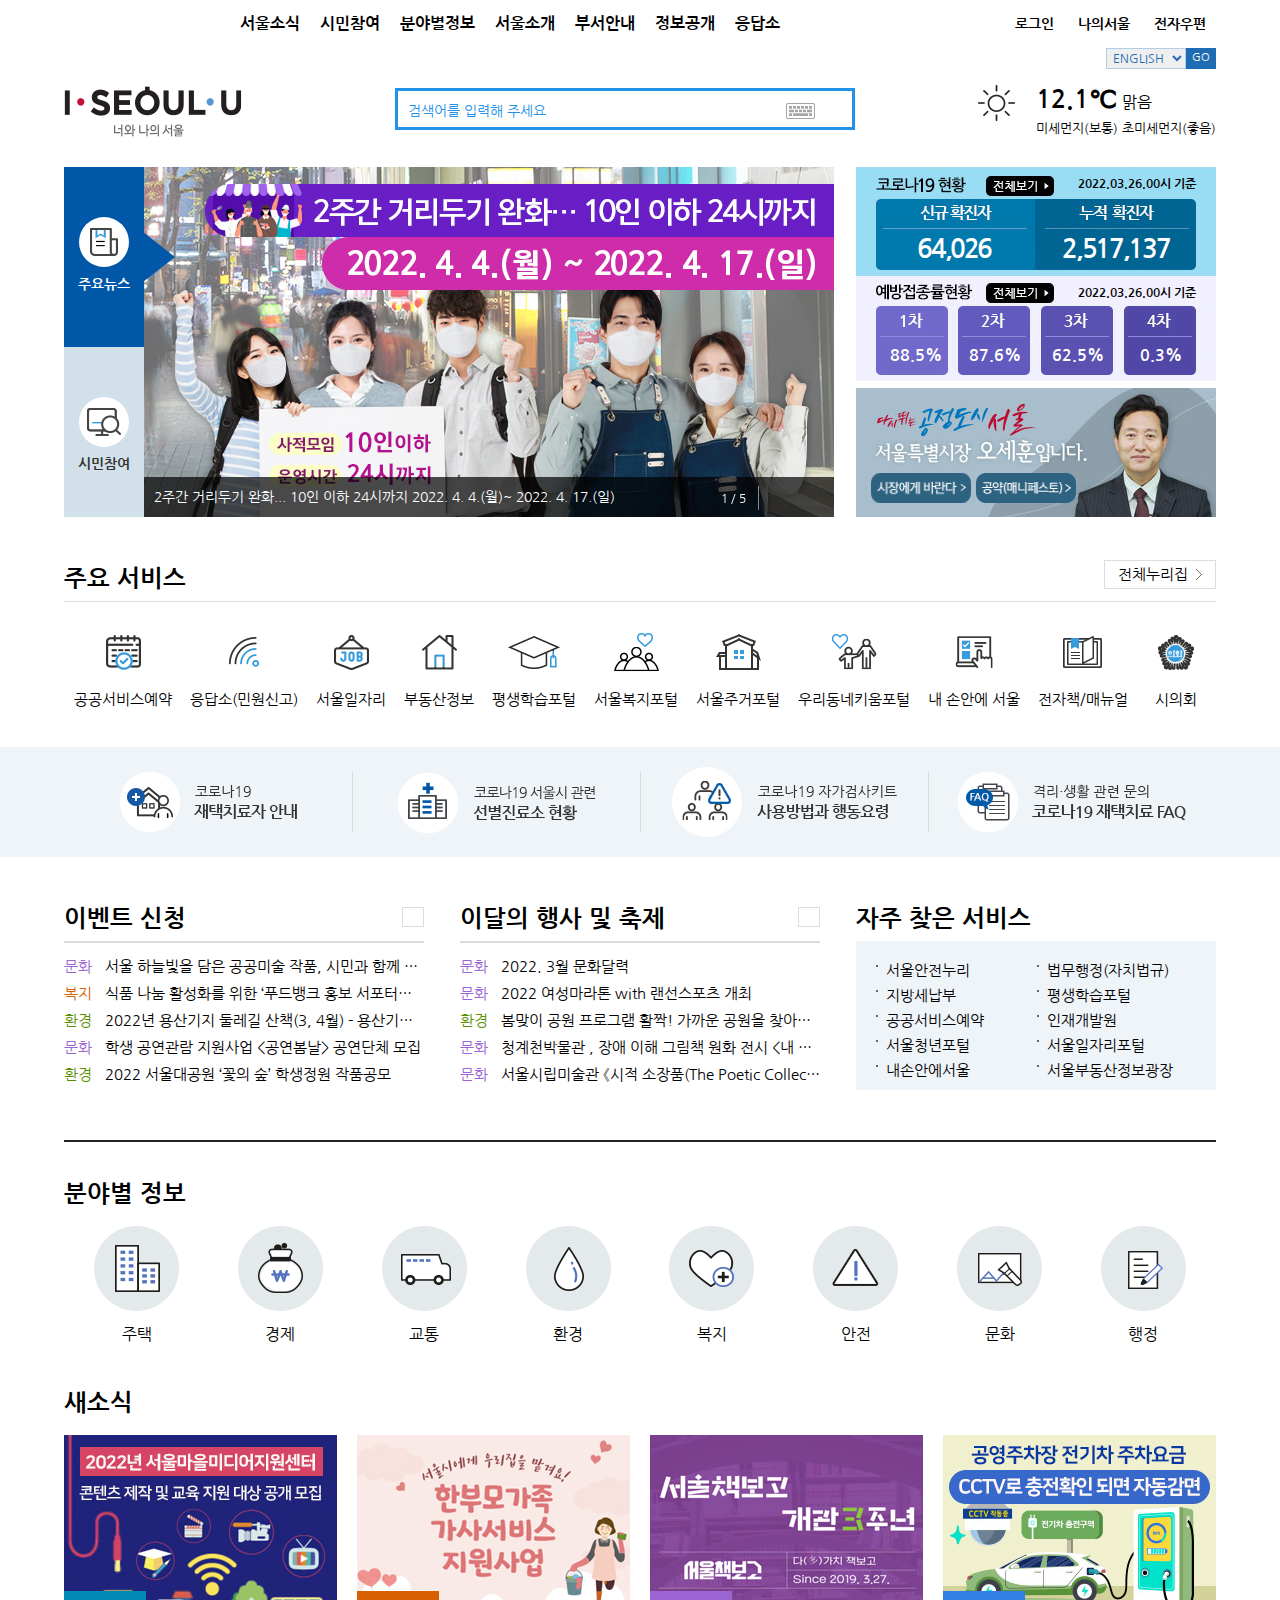
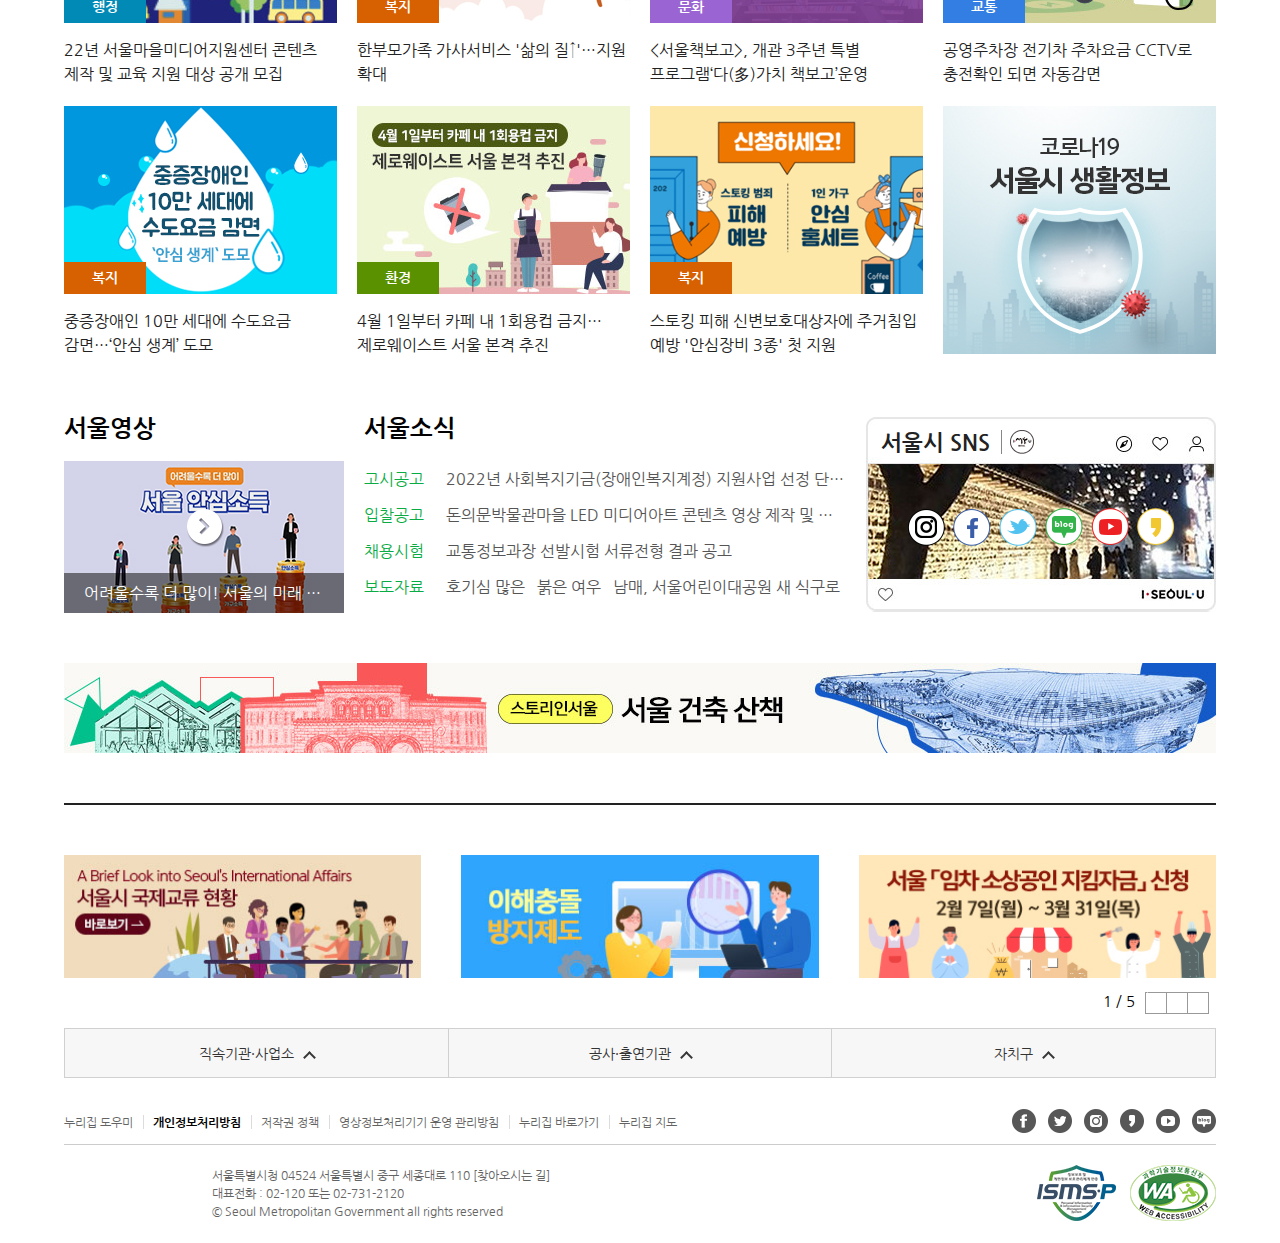
<file: works/01/index.html>
<!DOCTYPE html>
<html lang="en">
<head>
    <meta charset="UTF-8">
    <meta http-equiv="X-UA-Compatible" content="IE=edge">
    <meta name="viewport" content="width=device-width, initial-scale=1.0">
    <title>서울특별시 - 다시 뛰는 공정도시 서울</title>
    <link rel="shortcut icon" href="./img/favicon.ico.png" type="image/x-icon">
    <link rel="stylesheet" href="./css/layout.css">
    <link rel="stylesheet" href="./css/main.css">
    <link
    rel="stylesheet"
    href="https://unpkg.com/swiper/swiper-bundle.min.css"
  />
</head>
<body>
    <header>
        <div class="inner">
            <div class="top_area">
                <h1 class="logo"><span class="blind">서울특별시</span></h1>
                <div class="gnb_area">
                    <ul class="menu">
                        <li><a href="">서울소식</a></li>
                        <li><a href="">시민참여</a></li>
                        <li><a href="">분야별정보</a></li>
                        <li><a href="">서울소개</a></li>
                        <li><a href="">부서안내</a></li>
                        <li><a href="">정보공개</a></li>
                        <li><a href="">응답소</a></li>
                    </ul>
                    <div class="service">
                        <a href="">로그인</a>
                        <a href="">나의서울</a>
                        <a href="">전자우편</a>
                    </div>
                </div>
            </div>
            <div class="search_area">
                <h2 class="logo2"><span class="blind">너와 나의 서울</span></h2>
                <div class="search_box">
                    <form action="" method="get">
                        <fieldset>
                            <legend class="blind">검색</legend>
                            <input type="text" class="search_txt" placeholder="검색어를 입력해 주세요">
                            <a href="" class="search_keyboard">
                                <span class="blind">키보드</span>
                                <img src="./img/keyboard_icon.png" alt="키보드">
                            </a>
                            <button class="search_btn">
                                <span class="blind">검색버튼</span>
                            </button>
                        </fieldset>
                    </form>
                </div>
                <div class="weather">
                    <a href="">
                        <div class="weather_icon">
                            <img src="./img/weather_icon.png" alt="">
                        </div>
                        <div class="weather_txt">
                            <p>
                                <strong><span class="blind">오늘날씨</span>12.1℃</strong><span class="wt_txt">맑음</span>
                            </p>
                            <p>
                                <span class="dust">미세먼지(보통) 초미세먼지(좋음)</span>
                            </p>
                        </div>

                    </a>
                </div>
                <div class="laug">
                    <span class="blind">언어선택하기</span>
                    <form action="">
                        <select id="lauglist" name="language">
                            <option value="ENGLISH">
                                ENGLISH
                            </option>
                            <option value="japan">
                                日本語
                            </option>
                            <option value="china">
                                简体中文
                            </option>
                        </select>
                        <input type="button" class="select_btn" value="GO">
                    </form>
                </div>

            </div>
        </div>

    </header>
    <main>
        <div class="inner">
            <div class="sc_main">
                <div class="slide_wrap">
                    <div class="slide slide_top on">
                        <h3 class="titletop">
                            <a href="">
                                <i class="slide_icon"></i>
                                주요뉴스
                            </a>
                        </h3>
                        <div class="cont_slide1 swiper mySwiper">
                            <ul class="swiper-wrapper">
                                <li class="swiper-slide">
                                    <a href="">
                                        <figure>
                                            <img src="./img/slideimg1.jpg" alt="2주간 거리두기 완화... 10인 이하 24시까지 2022. 4. 4.(월)~ 2022. 4. 17.(일)">
                                            <figcaption>
                                                2주간 거리두기 완화... 10인 이하 24시까지 2022. 4. 4.(월)~ 2022. 4. 17.(일)
                                            </figcaption>
                                        </figure>
                                    </a>
                                </li>
                                <li class="swiper-slide">
                                    <a href="">
                                        <figure>
                                            <img src="./img/slideimg2.jpg" alt="3년간 안심소득 받으세요 28일부터 500가구 모집">
                                            <figcaption>
                                                "3년간 안심소득 받으세요" 28일부터 500가구 모집
                                            </figcaption>
                                        </figure>
                                    </a>
                                </li>
                                <li class="swiper-slide">
                                    <a href="">
                                        <figure>
                                            <img src="./img/slideimg3.jpg" alt="전기차, 충전이 고플 때…설치장소 시민 신청 접수(추가) 2022.4.1.(금) ~ 4.8.(금)">
                                            <figcaption>
                                                전기차, 충전이 고플 때…설치장소 시민 신청 접수(추가) 2022.4.1.(금) ~ 4.8.(금)
                                            </figcaption>
                                        </figure>
                                    </a>
                                </li>
                                <li class="swiper-slide">
                                    <a href="">
                                        <figure>
                                            <img src="./img/slideimg4.jpg" alt="특고·프리랜서에 '긴급생계비 50만원' 지원…신청방법은?">
                                            <figcaption>
                                                특고·프리랜서에 '긴급생계비 50만원' 지원…신청방법은?
                                            </figcaption>
                                        </figure>
                                    </a>
                                </li>
                                <li class="swiper-slide">
                                    <a href="">
                                        <figure>
                                            <img src="./img/slideimg5.jpg" alt="요식업 창업 꿈꾼다면 '청년쿡 비즈니스센터'…1기 참여자 모집">
                                            <figcaption>
                                                요식업 창업 꿈꾼다면 '청년쿡 비즈니스센터'…1기 참여자 모집
                                            </figcaption>
                                        </figure>
                                    </a>
                                </li>
                            </ul>
                            <div class="btn_control">
                                <div class="swiper-pagination"></div>
                                <a href="" class="btn prev"><span class="blind">이전</span></a>
                                <div class="btns">
                                    <a href="" class="btn stop"><span class="blind">중지</span></a>
                                    <a href="" class="btn play"><span class="blind">재생</span></a>

                                </div>
                                <a href="" class="btn next"><span class="blind">다음</span></a>
                            </div>
                        </div>
                    </div>
                    <div class="slide slide_bottom">
                        <h3 class="titlebt">
                            <a href="">
                                <i class="slide_icon"></i>
                                시민참여
                            </a>
                        </h3>
                        <div class="cont_slide2 swiper mySwiper">
                            <ul class="swiper-wrapper">
                                <li class="swiper-slide">
                                    <a href="">
                                        <figure>
                                            <img src="./img/slideimg2_1.png" alt="미래 청년 일자리 사업 참여기업(사업장) 모집 공고">
                                            <figcaption>
                                                미래 청년 일자리 사업 참여기업(사업장) 모집 공고
                                            </figcaption>
                                        </figure>
                                    </a>
                                </li>
                                <li class="swiper-slide">
                                    <a href="">
                                        <figure>
                                            <img src="./img/slideimg2_2.jpg" alt="2022년 서울시 에너지수호천사단 2차 모집">
                                            <figcaption>
                                                2022년 서울시 에너지수호천사단 2차 모집
                                            </figcaption>
                                        </figure>
                                    </a>
                                </li>
                                <li class="swiper-slide">
                                    <a href="">
                                        <figure>
                                            <img src="./img/slideimg2_3.jpg" alt="[문화비축기지] T5 기획전 웨이팅 포 더 선">
                                            <figcaption>
                                                [문화비축기지] T5 기획전 웨이팅 포 더 선
                                            </figcaption>
                                        </figure>
                                    </a>
                                </li>
                            </ul>
                            <div class="btn_control">
                                <div class="swiper-pagination"></div>
                                <a href="" class="btn prev"><span class="blind">이전</span></a>
                                <div class="btns">
                                    <a href="" class="btn stop"><span class="blind">중지</span></a>
                                    <a href="" class="btn play"><span class="blind">재생</span></a>

                                </div>
                                <a href="" class="btn next"><span class="blind">다음</span></a>
                            </div>
                        </div>
                    </div>
                </div>
                <div class="banner">
                    <div class="cont_wrap">
                        <img src="./img/bannerbg.jpg" alt="코로나19현황">
                        <a href="" class="corona_area">
                            <span class="blind">코로나 19 현황</span>
                            <em class="date">2022.03.26.00시 기준</em>
                            <span class="new_number">
                                <span class="blind">코로나19 신규확진자</span>
                                64,026
                            </span>
                            <span class="cum_number">
                                <span class="blind">코로나19 누적확진자</span>
                                2,517,137
                            </span>
                        </a>
                        <a href="" class="vaccine">
                            <span class="blind">예방접종률 현황</span>
                            <em class="date">2022.03.26.00시 기준</em>
                            <span class="percent1">
                                <span class="blind">예방접종률현황 1차</span>
                                88.5%
                            </span>
                            <span class="percent2">
                                <span class="blind">예방접종률현황 2차</span>
                                87.6%
                            </span>
                            <span class="percent3">
                                <span class="blind">예방접종률현황 3차</span>
                                62.5%
                            </span>
                            <span class="percent4">
                                <span class="blind">예방접종률현황 4차</span>
                                0.3%
                            </span>
                        </a>
                    </div>
                    <div class="seoul_wrap">
                        <img src="./img/bannerimg.jpg" alt="서울특별시장게시판">
                        <a href="" class="bannerbtn1"><span class="blind">참여공간 바로가기링크</span></a>
                        <a href="" class="bannerbtn2"><span class="blind">공약보러가기 링크</span></a>
                    </div>
                </div>
            </div>
            <div class="section sc_service">
                <h2>주요 서비스</h2>
                <ul>
                    <li class="service">
                        <a href="">
                            <i class="icon_service"></i>
                            공공서비스예약
                        </a>
                    </li>
                    <li class="complaint">
                        <a href="">
                            <i class="icon_service"></i>
                            응답소(민원신고)
                        </a>
                    </li>
                    <li class="work">
                        <a href="">
                            <i class="icon_service"></i>
                            서울일자리
                        </a>
                    </li>
                    <li class="realty">
                        <a href="">
                            <i class="icon_service"></i>
                            부동산정보
                        </a>
                    </li>
                    <li class="study">
                        <a href="">
                            <i class="icon_service"></i>
                            평생학습포털
                        </a>
                    </li>
                    <li class="welfare">
                        <a href="">
                            <i class="icon_service"></i>
                            서울복지포털
                        </a>
                    </li>
                    <li class="house">
                        <a href="">
                            <i class="icon_service"></i>
                            서울주거포털
                        </a>
                    </li>
                    <li class="town">
                        <a href="">
                            <i class="icon_service"></i>
                            우리동네키움포털
                        </a>
                    </li>
                    <li class="midieo">
                        <a href="">
                            <i class="icon_service"></i>
                            내 손안에 서울
                        </a>
                    </li>
                    <li class="manual">
                        <a href="">
                            <i class="icon_service"></i>
                            전자책/매뉴얼
                        </a>
                    </li>
                    <li class="council">
                        <a href="">
                            <i class="icon_service"></i>
                            시의회
                        </a>
                    </li>
                </ul>
                <a href="" class="service_btn">전체누리집<i class="arrow"></i></a>
            </div>
        </div>
        <div class="sc_guide">
            <div class="inner">
                <ul>
                    <li>
                        <a href="">
                            <img src="./img/guideimg1.jpg" alt="재택치료자 안내">
                        </a>
                    </li>
                    <li>
                        <a href="">
                            <img src="./img/guideimg2.jpg" alt="선별진료소 현황">
                        </a>
                    </li>
                    <li>
                        <a href="">
                            <img src="./img/guideimg3.jpg" alt="사용방법과 행동요령">
                        </a>
                    </li>
                    <li>
                        <a href="">
                            <img src="./img/guideimg4.jpg" alt="코로나19 재택치료 FAQ">
                        </a>
                    </li>
                </ul>
            </div>
        </div>
        <div class="inner">
            <div class="section sc_board">
                <section class="board">
                    <h2>이벤트 신청</h2>
                    <ul>
                        <li>
                            <span class="cate1">문화</span>
                            <a href="">
                                서울 하늘빛을 담은 공공미술 작품, 시민과 함께 만들어요.
                            </a>
                        </li>
                        <li>
                            <span class="cate2">복지</span>
                            <a href="">
                                식품 나눔 활성화를 위한 ‘푸드뱅크 홍보 서포터즈 4기’ 모집…4.1(금)까지
                            </a>
                        </li>
                        <li>
                            <span class="cate3">환경</span>
                            <a href="">
                                2022년 용산기지 둘레길 산책(3, 4월) - 용산기지 주변지역 함께 걸어요
                            </a>
                        </li>
                        <li>
                            <span class="cate1">문화</span>
                            <a href="">
                                학생 공연관람 지원사업 <공연봄날> 공연단체 모집
                            </a>
                        </li>
                        <li>
                            <span class="cate3">환경</span>
                            <a href="">
                                2022 서울대공원 ‘꽃의 숲’ 학생정원 작품공모
                            </a>
                        </li>
                    </ul>
                    <a href="" class="more_btn"><span class="blind">이벤트 신청 더보기</span></a>
                </section>
                <section class="board">
                    <h2>이달의 행사 및 축제</h2>
                    <ul>
                        <li>
                            <span class="cate1">문화</span>
                            <a href="">
                                2022. 3월 문화달력
                            </a>
                        </li>
                        <li>
                            <span class="cate1">문화</span>
                            <a href="">
                                2022 여성마라톤 with 랜선스포츠 개최
                            </a>
                        </li>
                        <li>
                            <span class="cate3">환경</span>
                            <a href="">
                                봄맞이 공원 프로그램 활짝! 가까운 공원을 찾아보세요
                            </a>
                        </li>
                        <li>
                            <span class="cate1">문화</span>
                            <a href="">
                                청계천박물관 , 장애 이해 그림책 원화 전시 <내 친구는 외계인> 열려
                            </a>
                        </li>
                        <li>
                            <span class="cate1">문화</span>
                            <a href="">
                                서울시립미술관 《시적 소장품(The Poetic Collection)》
                            </a>
                        </li>
                    </ul>
                    <a href="" class="more_btn"><span class="blind">이달의 행사 및 축제 더보기</span></a>
                </section>
                <section class="service_board">
                    <h2>자주 찾은 서비스</h2>
                    <ul class="service_link">
                        <li><a href="">서울안전누리</a></li>
                        <li><a href="">법무행정(자치법규)</a></li>
                        <li><a href="">지방세납부</a></li>
                        <li><a href="">평생학습포털</a></li>
                        <li><a href="">공공서비스예약</a></li>
                        <li><a href="">인재개발원</a></li>
                        <li><a href="">서울청년포털</a></li>
                        <li><a href="">서울일자리포털</a></li>
                        <li><a href="">내손안에서울</a></li>
                        <li><a href="">서울부동산정보광장</a></li>
                    </ul>
                </section>

            </div>
            <div class="section sc_info">
                <h2>분야별 정보</h2>
                <ul>
                    <li>
                        <a href="">
                            <img src="./img/infoimg1.png" alt="주택">
                            <span class="info_txt">주택</span>
                        </a>
                    </li>
                    <li>
                        <a href="">
                            <img src="./img/infoimg2.png" alt="경제">
                            <span class="info_txt">경제</span>
                        </a>
                    </li>
                    <li>
                        <a href="">
                            <img src="./img/infoimg3.png" alt="교통">
                            <span class="info_txt">교통</span>
                            
                        </a>
                    </li>
                    <li>
                        <a href="">
                            <img src="./img/infoimg4.png" alt="환경">
                            <span class="info_txt">환경</span>
                        </a>
                    </li>
                    <li>
                        <a href="">
                            <img src="./img/infoimg5.png" alt="복지">
                            <span class="info_txt">복지</span>
                        </a>
                    </li>
                    <li>
                        <a href="">
                            <img src="./img/infoimg6.png" alt="안전">
                            <span class="info_txt">안전</span>
                        </a>
                    </li>
                    <li>
                        <a href="">
                            <img src="./img/infoimg7.png" alt="문화">
                            <span class="info_txt">문화</span>
                        </a>
                    </li>
                    <li>
                        <a href="">
                            <img src="./img/infoimg8.png" alt="행정">
                            <span class="info_txt">행정</span>
                        </a>
                    </li>
                </ul>
            </div>
            <div class="section sc_news">
                <h2>새소식</h2>
                <ul>
                    <li>
                        <a href="">
                            <div class="img_wrap">
                                <img src="./img/newsimg1.jpg" alt="콘텐츠 제작 및 교육 지원 대상 공개 모집">
                                <h3 class="sky_cate">행정</h3>
                            </div>
                            <p class="news_txt">
                                22년 서울마을미디어지원센터 콘텐츠 제작 및 교육 지원 대상 공개 모집
                            </p>
                        </a>
                    </li>
                    <li>
                        <a href="">
                            <div class="img_wrap">
                                <img src="./img/newsimg2.jpg" alt="한부모가족 가사서비스 '삶의 질↑'…지원 확대">
                                <h3 class="orange_cate">복지</h3>
                            </div>
                            <p class="news_txt">
                                한부모가족 가사서비스 '삶의 질↑'…지원 확대
                            </p>
                        </a>
                    </li>
                    <li>
                        <a href="">
                            <div class="img_wrap">
                                <img src="./img/newsimg3.jpg" alt="개관 3주년 특별 프로그램‘다(多)가치 책보고’운영">
                                <h3 class="purple_cate">문화</h3>
                            </div>
                            <p class="news_txt">
                                <서울책보고>, 개관 3주년 특별 프로그램‘다(多)가치 책보고’운영
                            </p>
                        </a>
                    </li>
                    <li>
                        <a href="">
                            <div class="img_wrap">
                                <img src="./img/newsimg4.jpg" alt="공영주차장 전기차 주차요금 CCTV로 충전확인 되면 자동감면">
                                <h3 class="blue_cate">교통</h3>
                            </div>
                            <p class="news_txt">
                                공영주차장 전기차 주차요금 CCTV로 충전확인 되면 자동감면
                            </p>
                        </a>
                    </li>
                    <li>
                        <a href="">
                            <div class="img_wrap">
                                <img src="./img/newsimg5.jpg" alt="중증장애인 10만 세대에 수도요금 감면…‘안심 생계’ 도모">
                                <h3 class="orange_cate">복지</h3>
                            </div>
                            <p class="news_txt">
                                중증장애인 10만 세대에 수도요금 감면…‘안심 생계’ 도모
                            </p>
                        </a>
                    </li>
                    <li>
                        <a href="">
                            <div class="img_wrap">
                                <img src="./img/newsimg6.jpg" alt="4월 1일부터 카페 내 1회용컵 금지…제로웨이스트 서울 본격 추진">
                                <h3 class="green_cate">환경</h3>
                            </div>
                            <p class="news_txt">
                                4월 1일부터 카페 내 1회용컵 금지…제로웨이스트 서울 본격 추진
                            </p>
                        </a>
                    </li>
                    <li>
                        <a href="">
                            <div class="img_wrap">
                                <img src="./img/newsimg7.jpg" alt="스토킹 피해 신변보호대상자에 주거침입 예방 '안심장비 3종' 첫 지원">
                                <h3 class="orange_cate">복지</h3>
                            </div>
                            <p class="news_txt">
                                스토킹 피해 신변보호대상자에 주거침입 예방 '안심장비 3종' 첫 지원
                            </p>
                        </a>
                    </li>
                    <li>
                        <a href="">
                            <span class="blind">코로나 19 서울시 생활정보</span>
                            <div class="img_wrap">
                                <img src="./img/newsimg8.jpg" alt="코로나 19 서울시 생활정보">
                            </div>
                        </a>
                    </li>
                </ul>
            </div>
            <div class="section sc_board2">
                <div class="video">
                    <h2>서울영상</h2>
                    <img src="./img/videoimg1.jpg" alt="서울안심소득유튜브바로보기">
                    <p>
                        어려울수록 더 많이! 서울의 미래 복지 시스템을 위해 5년간의 소득보장실험이 서울에서 시작됩니다!
                    </p>
                </div>
                <div class="seoulnews">
                    <h2>서울소식</h2>
                    <ul>
                        <li>
                            <a href=""> <span class="news_cate">고시공고</span></a>
                            <a href="">
                                2022년 사회복지기금(장애인복지계정) 지원사업 선정 단체 공고
                            </a>
                        </li>
                        <li>
                            <a href=""><span class="news_cate">입찰공고</span></a>
                            <a href="">
                                돈의문박물관마을 LED 미디어아트 콘텐츠 영상 제작 및 설치 용역 입찰 공고
                            </a>
                        </li>
                        <li>
                            <a href=""><span class="news_cate">채용시험</span></a>
                            <a href="">
                                교통정보과장 선발시험 서류전형 결과 공고
                            </a>
                        </li>
                        <li>
                            <a href=""><span class="news_cate">보도자료</span></a>
                            <a href="">
                                호기심 많은 `붉은 여우` 남매, 서울어린이대공원 새 식구로
                            </a>
                        </li>
                    </ul>
                </div>
                <div class="sns_area">
                    <a href="" class="link_wrap">
                        <h2>서울시 SNS</h2>
                    </a>
                    <ul class="sns_wrap">
                        <li><a href="" class="link_insta"><span class="blind">인스타그램</span></a></li>
                        <li><a href="" class="link_facebook"><span class="blind">페이스북</span></a></li>
                        <li><a href="" class="link_twitter"><span class="blind">트위터</span></a></li>
                        <li><a href="" class="link_blog"><span class="blind">블로그</span></a></li>
                        <li><a href="" class="link_youtube"><span class="blind">유튜브</span></a></li>
                        <li><a href="" class="link_kakao"><span class="blind">카카오스토리</span></a></li>
                    </ul>
                </div>
            </div>
            <div class="sc_acbanner">
                <a href="">
                    <img src="./img/acbanner.jpg" alt="서울 건축 산책링크">
                </a>
            </div>
            <div class="sc_advert">
                <div class="swiper advert">
                    <ul class="swiper-wrapper">
                        <li class="swiper-slide">
                            <a href="">
                                <img src="./img/acbanner1.jpg" alt="서울시 국제교류 현황">
                            </a>
                        </li>
                        <li class="swiper-slide">
                            <a href="">
                                <img src="./img/acbanner2.jpg" alt="이해충돌방지제도">
                            </a>
                        </li>
                        <li class="swiper-slide">
                            <a href="">
                                <img src="./img/acbanner3.jpg" alt="임차소상공인 지킴자금 신청">
                            </a>
                        </li>
                        <li class="swiper-slide">
                            <a href="">
                                <img src="./img/acbanner4.jpg" alt="서울페이로 달라지는점 확인">
                            </a>
                        </li>
                        <li class="swiper-slide">
                            <a href="">
                                <img src="./img/acbanner5.jpg" alt="DATA STARS&GLOBAL">
                            </a>
                        </li>
                        <li class="swiper-slide">
                            <a href="">
                                <img src="./img/acbanner6.jpg" alt="서울교통 주간브리핑">
                            </a>
                        </li>
                        <li class="swiper-slide">
                            <a href="">
                                <img src="./img/acbanner7.jpg" alt="청탁금지법행동강령 위반행위 집중 신고기간 운영 ">
                            </a>
                        </li>
                    </ul>
                </div>
                <div class="btn_control">
                    <div class="swiper-pagination"></div>
                    <a href="" class="btn prev"><span class="blind">이전</span></a>
                    <div class="btns">
                        <a href="" class="btn stop"><span class="blind">중지</span></a>
                        <a href="" class="btn play"><span class="blind">재생</span></a>

                    </div>
                    <a href="" class="btn next"><span class="blind">다음</span></a>
                </div>
            </div>
            <div class="sc_sitewrap">
                <ul class="site_gnb">
                    <li class="site_list">
                        <a href="" class="site_cate">직속기관·사업소</a>
                        <ul class="site_wrap">
                            <li><a href="">서울시립대학교</a></li>
                            <li><a href="">보건환경연구원</a></li>
                            <li><a href="">인재개발원</a></li>
                            <li><a href="">농업기술센터</a></li>
                            <li><a href="">서울종합방재센터</a></li>
                            <li><a href="">119특수구조단</a></li>
                            <li><a href="">소방학교</a></li>
                            <li><a href="">상수도사업본부</a></li>
                            <li><a href="">한강사업본부</a></li>
                            <li><a href="">물재생센터</a></li>
                            <li><a href="">서북병원</a></li>
                            <li><a href="">어린이병원</a></li>
                            <li><a href="">은평병원</a></li>
                            <li><a href="">한국역사박물관</a></li>
                            <li><a href="">한성백제박물관</a></li>
                            <li><a href="">시립미술관</a></li>
                            <li><a href="">체육시설관리사업소</a></li>
                            <li><a href="">서울도서관</a></li>
                            <li><a href="">서울역사편찬원</a></li>
                            <li><a href="">품질시험소</a></li>
                            <li><a href="">서울대공원</a></li>
                            <li><a href="">동부공원녹지사업소</a></li>
                            <li><a href="">서울시립과학관</a></li>
                            <li><a href="">서울식물원</a></li>
                            <li><a href="">서울기록원</a></li>
                            <li><a href="">아동복지센터</a></li>
                        </ul>
                    </li>
                    <li class="site_list">
                        <a class="site_cate" href="">공사·출연기관</a>
                        <ul class="site_wrap">
                            <li><a href="">서울교통공사</a></li>
                            <li><a href="">서울시설공단</a></li>
                            <li><a href="">서울특별시 농수산식품공사</a></li>
                            <li><a href="">서울주택도시공사</a></li>
                            <li><a href="">서울에너지공사</a></li>
                            <li><a href="">서울물재생시설공단</a></li>
                            <li><a href="">서울의료원</a></li>
                            <li><a href="">서울연구원</a></li>
                            <li><a href="">서울산업진흥원</a></li>
                            <li><a href="">서울신용보증재단</a></li>
                            <li><a href="">세종문화회관</a></li>
                            <li><a href="">서울특별시 여성가족재단</a></li>
                            <li><a href="">서울시복지재단</a></li>
                            <li><a href="">서울문화재단</a></li>
                            <li><a href="">서울시립교향악단</a></li>
                            <li><a href="">서울디자인재단</a></li>
                            <li><a href="">서울장학재단</a></li>
                            <li><a href="">서울특별시 평생교육진흥원</a></li>
                            <li><a href="">서울관광재단</a></li>
                            <li><a href="">서울특별시 50플러스재단</a></li>
                            <li><a href="">서울디지털재단</a></li>
                            <li><a href="">서울특별시 120다산콜재단</a></li>
                            <li><a href="">서울특별시 공공보건의료재단</a></li>
                            <li><a href="">서울기술연구원</a></li>
                            <li><a href="">서울시 사회서비스원</a></li>
                            <li><a href="">서울시미디어재단TBS</a></li>
                        </ul>
                    </li>
                    <li class="site_list">
                        <a class="site_cate" href="">자치구</a>
                        <ul class="site_wrap">
                            <li><a href="">강남구</a></li>
                            <li><a href="">강동구</a></li>
                            <li><a href="">강북구</a></li>
                            <li><a href="">강서구</a></li>
                            <li><a href="">관악구</a></li>
                            <li><a href="">광진구</a></li>
                            <li><a href="">구로구</a></li>
                            <li><a href="">금천구</a></li>
                            <li><a href="">노원구</a></li>
                            <li><a href="">도봉구</a></li>
                            <li><a href="">동대문구</a></li>
                            <li><a href="">동작구</a></li>
                            <li><a href="">마포구</a></li>
                            <li><a href="">서대문구</a></li>
                            <li><a href="">서초구</a></li>
                            <li><a href="">성동구</a></li>
                            <li><a href="">성북구</a></li>
                            <li><a href="">송파구</a></li>
                            <li><a href="">양천구</a></li>
                            <li><a href="">영등포구</a></li>
                            <li><a href="">용산구</a></li>
                            <li><a href="">은평구</a></li>
                            <li><a href="">종로구</a></li>
                            <li><a href="">중구</a></li>
                            <li><a href="">중랑구</a></li>
                        </ul>
                    </li>
                </ul>
            </div>
        </div>
    
    </main>
    <footer>
        <div class="inner">
            <div class="top_area">
                <ul>
                    <li><a href="">누리집 도우미</a></li>
                    <li><a href="">개인정보처리방침</a></li>
                    <li><a href="">저작권 정책</a></li>
                    <li><a href="">영상정보처리기기 운영 관리방침</a></li>
                    <li><a href="">누리집 바로가기</a></li>
                    <li><a href="">누리집 지도</a></li>
                </ul>
                <div class="sns_area">
                    <a href="" class="link_facebook"><span class="blind">페이스북</span></a>
                    <a href="" class="link_twitter"><span class="blind">트위터</span></a>
                    <a href="" class="link_instagram"><span class="blind">인스타</span></a>
                    <a href="" class="link_kakaostory"><span class="blind">카카오스토리</span></a>
                    <a href="" class="link_youtube"><span class="blind">유튜브</span></a>
                    <a href="" class="link_blog"><span class="blind">블로그</span></a>
                </div>
            </div>
            <div class="bottom_area">
                <div class="cs_img">
                    <span class="blind">120다산콜센터로 문의하세요</span>
                </div>
                <address>
                    서울특별시청 04524 서울특별시 중구 세종대로 110 [찾아오시는 길]<br>
                    대표전화 : 02-120 또는 02-731-2120<br>
                    © Seoul Metropolitan Government all rights reserved
                </address>
                <div class="mark">
                    <a href="">
                        <img src="./img/mark1.png" alt="정보보호 및 개인정보보호 관리체계(ISMS-P) 인증마크">
                    </a>
                    <a href="">
                        <img src="./img/mark2.png" alt="과학기술정보통신부 WEB ACCESSIBILITY 마크(웹 접근성 품질인증 마크)">
                    </a>
                </div>

            </div>
            <!-- <a href="" class="top_btn">
                <img src="./img/top_btn.png" alt="맨위로">
            </a> -->
        </div>
 
    </footer>

    <script src="https://unpkg.com/swiper/swiper-bundle.min.js"></script>
    <script src="./js/jquery-3.6.0.min.js"></script>
    <script src="./js/script.js"></script>
</body>
</html>
</file>
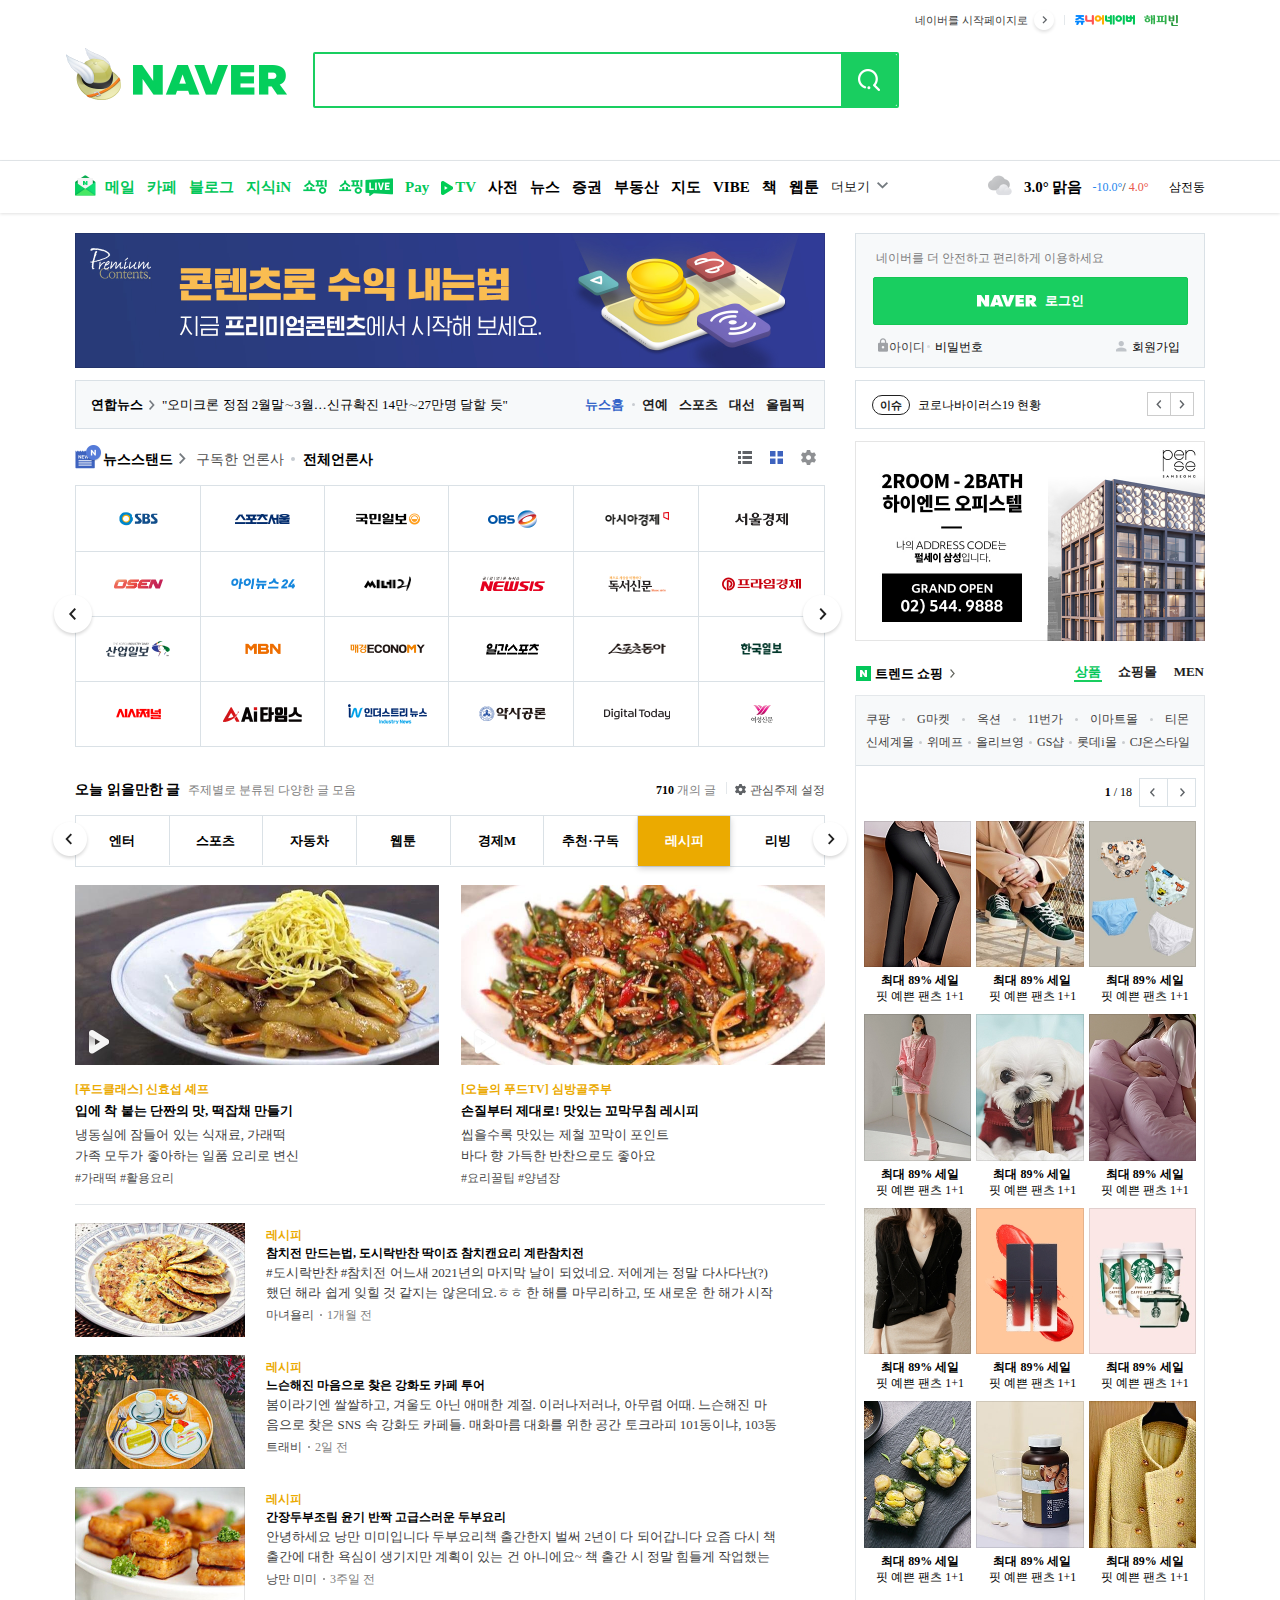
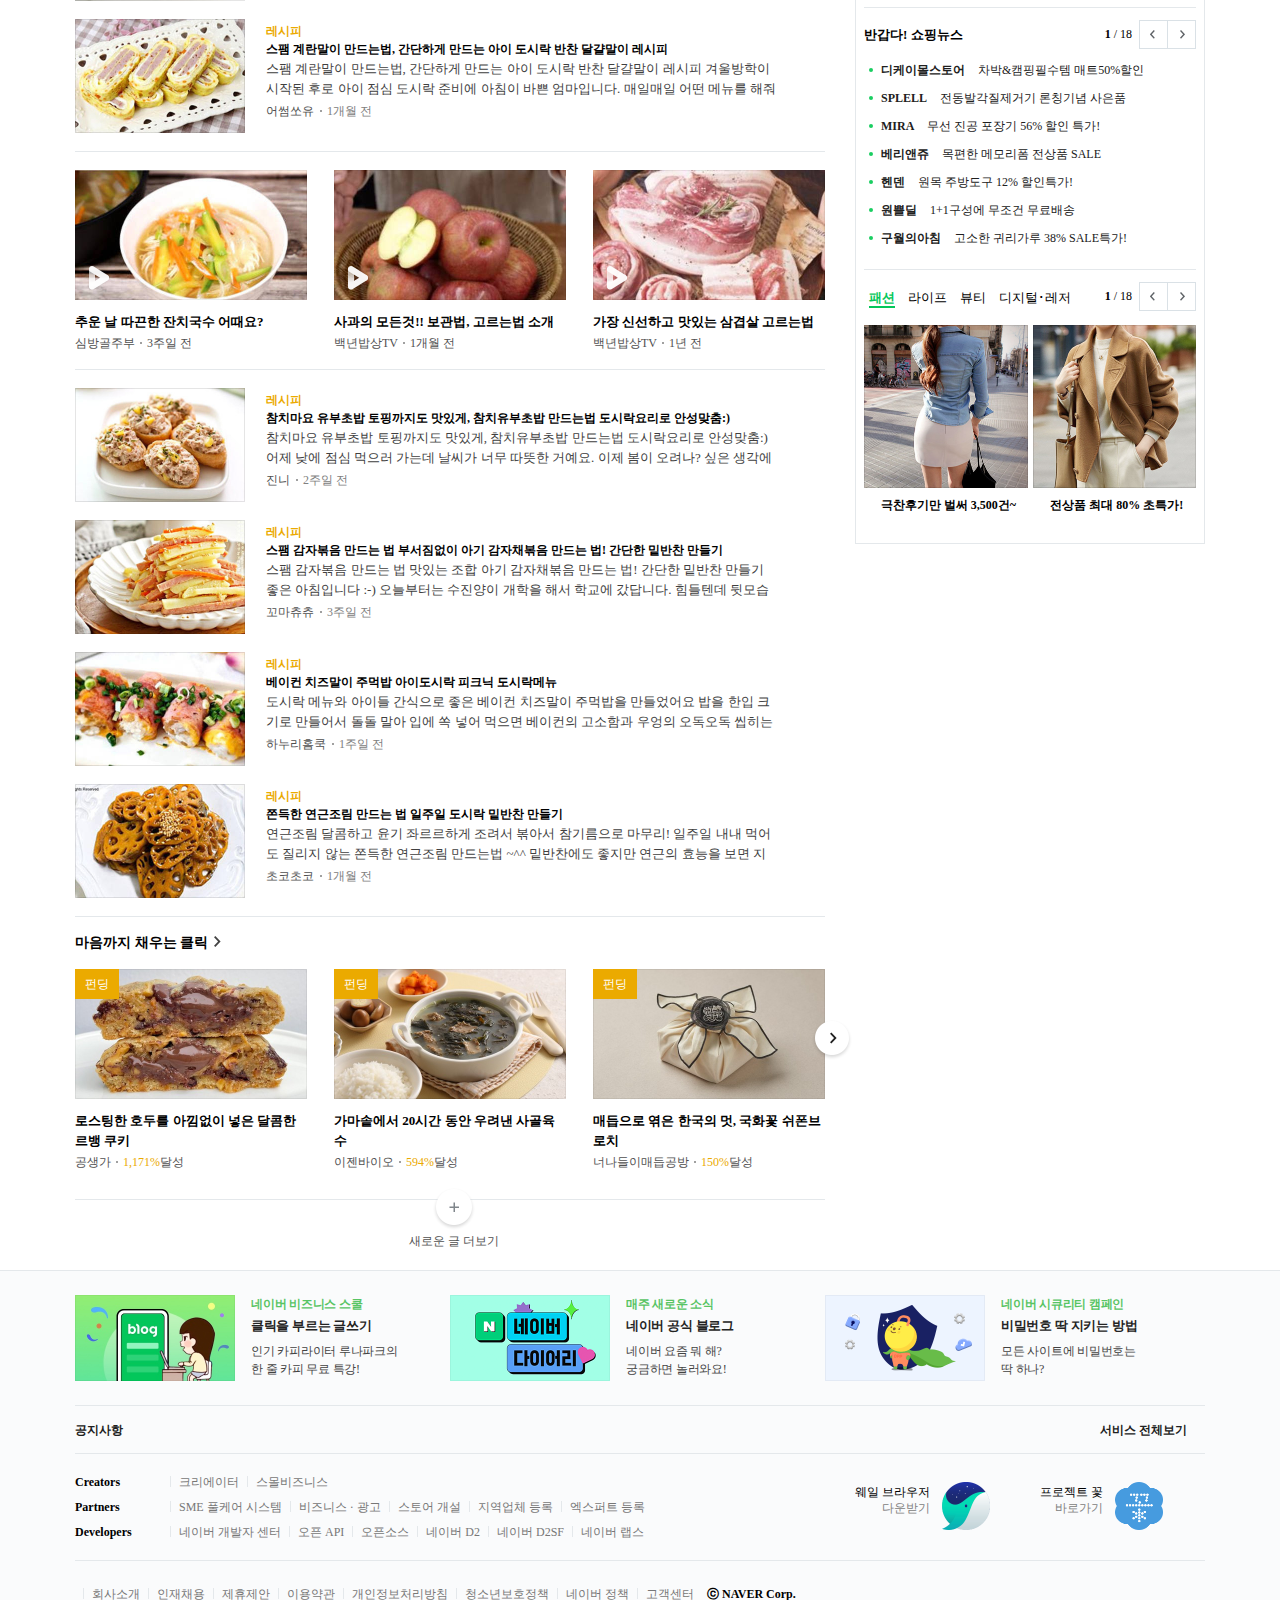
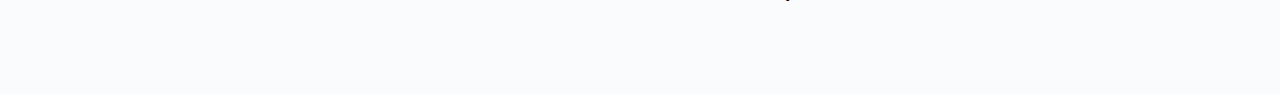
<file: works/02/index.html>
<!DOCTYPE html>
<html lang="en">
<head>
    <meta charset="UTF-8">
    <meta http-equiv="X-UA-Compatible" content="IE=edge">
    <meta name="viewport" content="width=device-width, initial-scale=1.0">
    <title>NAVER</title>
    <link rel= "shortcut icon" href= "./image/favicon.vnd.microsoft.ico" type= "image/x-icon" >
    <link rel="stylesheet" href="./css/layout.css">
    <link rel="stylesheet" href="./css/main.css">
</head>
<body>
    <header>
        <div class="logo_area">
            <div class="inner">
                <h1 class="logo"><a href=""><span class="blind">네이버</span></a></h1>
                <!-- 검색 -->
                <div class="search_area">
                    <form action="" method="get">
                        <fieldset>
                            <legend class="blind">검색</legend>
                            <input type="text" class="srh_txt">
                            <button class="srh_btn"><i class="sp_bg"><span class="blind">검색</span></i></button>
                        </fieldset>
                    </form>
                </div>
                <!-- 바로가기 -->
                <div class="service_area">
                    <a href="" class="link_start">네이버를 시작페이지로</a><i class="bar"></i>
                    <a href="" class="link_junior"><span class="blind">쥬니어네이버</span></a>
                    <a href="" class="link_bin"><span class="blind">해피빈</span></a>
                </div>
            </div>
        </div>
        <!-- 메뉴 -->
        <div class="menu_area">
            <div class="inner">
                <div class="gnb">
                    <ul class="green">
                        <li><a href=""><i class="sp_bg"></i>메일</a></li>
                        <li><a href="">카페</a></li>
                        <li><a href="">블로그</a></li>
                        <li><a href="">지식iN</a></li>
                        <li><a href=""class="shoping"><span class="blind">쇼핑</span></a></li>
                        <li><a href="" class="shoplive"><span class="blind">쇼핑live</span></a></li>
                        <li><a href="">Pay</a></li>
                        <li><a href=""><i class="sp_bg tv"></i>TV</a></li>
                    </ul>
                    <ul>
                        <li><a href="">사전</a></li>
                        <li><a href="">뉴스</a></li>
                        <li><a href="">증권</a></li>
                        <li><a href="">부동산</a></li>
                        <li><a href="">지도</a></li>
                        <li><a href="">VIBE</a></li>
                        <li><a href="">책</a></li>
                        <li><a href="">웹툰</a></li>
                    </ul>
                    <a href="" class="more">더보기</a>
                </div>
                <!-- 날씨 -->
                <div class="weather_area">
                    <a href="">
                        <strong>3.0° 맑음</strong>
                        <div class="temp">
                            <span class="min">-10.0°</span><i class="bar">/</i>
                            <span class="max">4.0°</span>
                        </div>
                        <span class="dist">삼전동</span>
                    </a>

                </div>
            </div>
        </div>
    </header>
    <main>
        <div class="container">
            <div class="left_area">
                <div class="banner">
                    <a href=""><img src="./image/banner01.jpg" alt="콘텐츠로 수익내는 법"></a>
                </div>
                <!-- 뉴스 -->
                <section class="sc_news">
                    <h2 class="blind">뉴스스탠드</h2>
                    <div class="group_issue">
                        <div class="issue_area">
                            <a href="" class="media">연합뉴스</a>
                            <a href="" class="issue">"오미크론 정점 2월말∼3월…신규확진 14만∼27만명 달할 듯"</a>
                        </div>
                        <div class="cate_menu">
                            <a href="" class="home">뉴스홈</a>
                            <a href="">연예</a>
                            <a href="">스포츠</a>
                            <a href="">대선</a>
                            <a href="">올림픽</a>
                        </div>
                    </div>
                    <div class="group_title">
                        <a href="" class="title">뉴스스탠드</a>
                        <div class="filter_area">
                            <a href="">구독한 언론사</a>
                            <a href="" class="on">전체언론사</a>
                        </div>
                        <div class="set_area">
                            <a href=""><i class="sp_bg list"><span class="blind">리스트형</span></i></a>
                            <a href=""><i class="sp_bg tile"><span class="blind">갤러리형</span></i></a>
                            <a href=""><i class="sp_bg set"><span class="blind">뉴스설정</span></i></a>
                        </div>
                    </div>
                    <div class="group_list">
                        <a href="" class="sp_bg prev"><span class="blind">이전</span></a>
                        <a href="" class="sp_bg next"><span class="blind">다음</span></a>
                        <ul>
                            <li><a href=""><img src="./image/newslogo01.png" alt="sbs"></a></li>
                            <li><a href=""><img src="./image/newslogo02.png" alt="스포츠서울"></a></li>
                            <li><a href=""><img src="./image/newslogo03.png" alt="국민일보"></a></li>
                            <li><a href=""><img src="./image/newslogo04.png" alt="OBS"></a></li>
                            <li><a href=""><img src="./image/newslogo05.png" alt="아시아경제"></a></li>
                            <li><a href=""><img src="./image/newslogo06.png" alt="서울경제"></a></li>
                            <li><a href=""><img src="./image/newslogo07.png" alt="OSEN"></a></li>
                            <li><a href=""><img src="./image/newslogo08.png" alt="아이뉴스24"></a></li>
                            <li><a href=""><img src="./image/newslogo09.png" alt="씨네21"></a></li>
                            <li><a href=""><img src="./image/newslogo10.png" alt="NEWSIS"></a></li>
                            <li><a href=""><img src="./image/newslogo11.png" alt="독서신문"></a></li>
                            <li><a href=""><img src="./image/newslogo12.png" alt="프라임경제"></a></li>
                            <li><a href=""><img src="./image/newslogo13.png" alt="산업일보"></a></li>
                            <li><a href=""><img src="./image/newslogo14.png" alt="MBN"></a></li>
                            <li><a href=""><img src="./image/newslogo15.png" alt="매경ECONOMY"></a></li>
                            <li><a href=""><img src="./image/newslogo16.png" alt="일간스포츠"></a></li>
                            <li><a href=""><img src="./image/newslogo17.png" alt="스포츠동아"></a></li>
                            <li><a href=""><img src="./image/newslogo18.png" alt="한국일보"></a></li>
                            <li><a href=""><img src="./image/newslogo19.png" alt="시사저널"></a></li>
                            <li><a href=""><img src="./image/newslogo20.png" alt="AI타임스"></a></li>
                            <li><a href=""><img src="./image/newslogo21.png" alt="인더스트리뉴스"></a></li>
                            <li><a href=""><img src="./image/newslogo22.png" alt="약사공론"></a></li>
                            <li><a href=""><img src="./image/newslogo23.png" alt="Digital Today"></a></li>
                            <li><a href=""><img src="./image/newslogo24.png" alt="여성신문"></a></li>
                        </ul>
                        <i class="vt_line vt01"></i><i class="vt_line vt02"></i><i class="vt_line vt03"></i><i class="vt_line vt04"></i><i class="vt_line vt05"></i>
                        <i class="hr_line hr01"></i><i class="hr_line hr02"></i><i class="hr_line hr03"></i>
                    </div>
                </section>
                <!-- 레시피 -->
                <section class="cate_area">
                    <div class="cate_hd">
                        <strong class="title">오늘 읽을만한 글</strong>
                        <span class="dsc">주제별로 분류된 다양한 글 모음</span>
                        <div class="cate_set">
                            <span><strong>710</strong> 개의 글</span><i class="bar"></i>
                            <a href="" class="attn_set">관심주제 설정</a>                     
                        </div>
                    </div>
                    <div class="cate_list">
                        <a href="" class="sp_bg prev"><span class="blind">이전</span></a>
                        <a href="" class="sp_bg next"><span class="blind">다음</span></a>
                        <ul>
                            <li><a href="">엔터</a></li>
                            <li><a href="">스포츠</a></li>
                            <li><a href="">자동차</a></li>
                            <li><a href="">웹툰</a></li>
                            <li><a href="">경제M</a></li>
                            <li><a href="">추천·구독</a></li>
                            <li><a href="" class="on">레시피</a></li>
                            <li><a href="">리빙</a></li>
                        </ul>
                    </div>
                    <div class="recipe_list">
                        <div class="list list01">
                            <ul>
                                <li>
                                    <div class="rcp">
                                        <a href=""><img src="./image/rcp1_1.jpg" alt="떡잡채만들기영상링크"></a>
                                        <i class="sp_bg"></i>
                                    </div>
                                    <a href="" class="rep_desc">
                                        <em class="yellow">[푸드클래스] 신효섭 셰프</em>
                                        <strong class="title">입에 착 붙는 단짠의 맛, 떡잡채 만들기</strong>
                                        <p class="desc">
                                            냉동실에 잠들어 있는 식재료, 가래떡 <br>
                                            가족 모두가 좋아하는 일품 요리로 변신
                                        </p>
                                        <div class="source_area">
                                            <span>#가래떡 #활용요리</span>
                                        </div>
                                        
                                    </a>
                                </li>
                                <li>
                                    <div class="rcp">
                                        <a href=""><img src="./image/rcp1_2.jpg" alt="꼬막무침레시피영상링크"></a>
                                        <i class="sp_bg"></i>
                                    </div>
                                    <a href=""  class="rep_desc">
                                        <em class="yellow">[오늘의 푸드TV] 심방골주부</em>
                                        <strong class="title">손질부터 제대로! 맛있는 꼬막무침 레시피</strong>
                                        <p class="desc">
                                            씹을수록 맛있는 제철 꼬막이 포인트 <br>
                                            바다 향 가득한 반찬으로도 좋아요
                                        </p>
                                        <div class="source_area">
                                            <span>#요리꿀팁 #양념장</span>
                                        </div>
                                    </a>
                                </li>
                            </ul>
                        </div>
                        <div class="list list02">
                            <ul>
                                <li>
                                    <div class="rcp">
                                        <a href=""><img src="./image/rcp2_1.jpg" alt="참치전만드는법"></a>
                                    </div>
                                    <a href="" class="rep_desc">
                                        <em class="yellow">레시피</em>
                                        <strong class="title">참치전 만드는법, 도시락반찬 딱이죠 참치캔요리 계란참치전</strong>
                                        <p class="desc">
                                            #도시락반찬 #참치전 어느새 2021년의 마지막 날이 되었네요. 저에게는 정말 다사다난(?) 했던 해라 쉽게 잊힐 것 같지는 않은데요.ㅎㅎ 한 해를 마무리하고, 또 새로운 한 해가 시작되는 시점에도 여전히 변하지 않는 고민이 '오늘은 또 뭘 먹지? '라는 사실.ㅋㄷ 이제 다음 주부터는 또 아이들의 긴긴 방학을 시작할 텐데요. 아이들 먹거리가 걱정이 될 것
                                        </p>
                                        <div class="source_area">
                                            <span>마녀욜리</span><span class="date">1개월 전</span>
                                        </div>
                                    </a>
                                </li>
                                <li>
                                    <div class="rcp">
                                        <a href=""><img src="./image/rcp2_2.jpg" alt="강화도카페투어"></a>
                                    </div>
                                    <a href="" class="rep_desc">
                                        <em class="yellow">레시피</em>
                                        <strong class="title">느슨해진 마음으로 찾은 강화도 카페 투어</strong>
                                        <p class="desc">
                                            봄이라기엔 쌀쌀하고, 겨울도 아닌 애매한 계절. 이러나저러나, 아무렴 어때. 느슨해진 마음으로 찾은 SNS 속 강화도 카페들. 매화마름 대화를 위한 공간 토크라피 101동이냐, 103동이냐. 첫 방문이라면 막막한 게 당연하다. 본관을 포함, 101동부터 104동까지 총 5채의 건물이 모두 카페다. 마음에 드는 자리를 찾으려면 여기저기 문을 열어 보고 다녀야
                                        </p>
                                        <div class="source_area">
                                            <span>트래비</span><span class="date">2일 전</span>
                                        </div>
                                    </a>
                                </li>
                                <li>
                                    <div class="rcp">
                                        <a href=""><img src="./image/rcp2_3.jpg" alt="두부요리레시피"></a>
                                    </div>
                                    <a href="" class="rep_desc">
                                        <em class="yellow">레시피</em>
                                        <strong class="title">간장두부조림 윤기 반짝 고급스러운 두부요리</strong>
                                        <p class="desc">
                                            안녕하세요 낭만 미미입니다 두부요리책 출간한지 벌써 2년이 다 되어갑니다 요즘 다시 책 출간에 대한 욕심이 생기지만 계획이 있는 건 아니에요~ 책 출간 시 정말 힘들게 작업했는데 왠지 그때가 그리워지고 시간이 지난 만큼 또 새로운 요리에 대한 아이디어가 더 쌓인 것 같아 책을 만들어보고 싶은 마음이 들긴 합니다 마음만요~ ㅎㅎ 두부로 40가지 레시피를 책으
                                        </p>
                                        <div class="source_area">
                                            <span>낭만 미미</span><span class="date">3주일 전</span>
                                        </div>
                                    </a>
                                </li>
                                <li>
                                    <div class="rcp">
                                        <a href=""><img src="./image/rcp2_4.jpg" alt="계란말이만드는법"></a>
                                    </div>
                                    <a href="" class="rep_desc">
                                        <em class="yellow">레시피</em>
                                        <strong class="title">스팸 계란말이 만드는법, 간단하게 만드는 아이 도시락 반찬 달걀말이 레시피</strong>
                                        <p class="desc">
                                            스팸 계란말이 만드는법, 간단하게 만드는 아이 도시락 반찬 달걀말이 레시피 겨울방학이 시작된 후로 아이 점심 도시락 준비에 아침이 바쁜 엄마입니다. 매일매일 어떤 메뉴를 해줘야 할지도 고민이고... 메뉴 짜는 일이 여간 힘든 일이 아니네요^^ 여름방학에 비해 유난히 긴 겨울방학~!! 추운 겨울이 빨리지나 따뜻한 봄이 얼른 찾아오길 바랍니다. 오늘은 아이 도
                                        </p>
                                        <div class="source_area">
                                            <span>어썸쏘유</span><span class="date">1개월 전</span>
                                        </div>
                                    </a>
                                </li>
                            </ul>
                        </div>
                        <div class="list list03">
                            <ul>
                                <li>
                                    <div class="rcp">
                                        <a href=""><img src="./image/rcp3_1.jpg" alt="잔치국수레시피"></a>
                                        <i class="sp_bg"></i>
                                    </div>
                                    <a class="rcp_info">
                                        <strong class="title">추운 날 따끈한 잔치국수 어때요?</strong>
                                        <div class="source_area">
                                            <span>심방골주부</span><span class="date">3주일 전</span>
                                        </div>
                                    </a>
                                </li>
                                <li>
                                    <div class="rcp">
                                        <a href=""><img src="./image/rcp3_2.jpg" alt="사과고르는법"></a>
                                        <i class="sp_bg"></i>
                                    </div>
                                    <a class="rcp_info">
                                        <strong class="title">사과의 모든것!! 보관법, 고르는법 소개</strong>
                                        <div class="source_area">
                                            <span>백년밥상TV</span><span class="date">1개월 전</span>
                                        </div>
                                    </a>
                                </li>
                                <li>
                                    <div class="rcp">
                                        <a href=""><img src="./image/rcp3_3.jpg" alt="삼겹살 고르는법"></a>
                                        <i class="sp_bg"></i>
                                    </div>
                                    <a class="rcp_info">
                                        <strong class="title">가장 신선하고 맛있는 삼겹살 고르는법</strong>
                                        <div class="source_area">
                                            <span>백년밥상TV</span><span class="date">1년 전</span>
                                        </div>
                                    </a>
                                </li>
                            </ul>
                        </div>
                        <div class="list list02">
                            <ul>
                                <li>
                                    <div class="rcp">
                                        <a href=""><img src="./image/rcp2_5.jpg" alt="유부초밥도시락레시피"></a>
                                    </div>
                                    <a href="" class="rep_desc">
                                        <em class="yellow">레시피</em>
                                        <strong class="title">참치마요 유부초밥 토핑까지도 맛있게, 참치유부초밥 만드는법 도시락요리로 안성맞춤:)</strong>
                                        <p class="desc">
                                            참치마요 유부초밥 토핑까지도 맛있게, 참치유부초밥 만드는법 도시락요리로 안성맞춤:) 어제 낮에 점심 먹으러 가는데 날씨가 너무 따뜻한 거예요. 이제 봄이 오려나? 싶은 생각에 한편으로 기분이 좋더라구요 ㅎㅎ 얼른 날씨 따뜻해지면 도시락요리로 참치마요 유부초밥 만들어서 놀러 가고 싶네요^^ 한강에서 돗자리 깔고 도시락 까먹는 재미도 쏠쏠하잖아요~! 얼른 그날
                                        </p>
                                        <div class="source_area">
                                            <span>진니</span><span class="date">2주일 전</span>
                                        </div>
                                    </a>
                                </li>
                                <li>
                                    <div class="rcp">
                                        <a href=""><img src="./image/rcp2_6.jpg" alt="스팸감자볶음 레시피"></a>
                                    </div>
                                    <a href="" class="rep_desc">
                                        <em class="yellow">레시피</em>
                                        <strong class="title">스팸 감자볶음 만드는 법 부서짐없이 아기 감자채볶음 만드는 법! 간단한 밑반찬 만들기</strong>
                                        <p class="desc">
                                            스팸 감자볶음 만드는 법 맛있는 조합 아기 감자채볶음 만드는 법! 간단한 밑반찬 만들기 좋은 아침입니다 :-) 오늘부터는 수진양이 개학을 해서 학교에 갔답니다. 힘들텐데 뒷모습이 안쓰럽더라구요. 츄츄는 또 맛있는 메뉴를 만들어서 힘 팍팍 낼 수 있도록 해줘야겠죠? 간단한 밑반찬 만들기 요걸 올려볼게요. 제주 감자가 집에 많아서 스팸 감자볶음 만드는 법 올려
                                        </p>
                                        <div class="source_area">
                                            <span>꼬마츄츄</span><span class="date">3주일 전</span>
                                        </div>
                                    </a>
                                </li>
                                <li>
                                    <div class="rcp">
                                        <a href=""><img src="./image/rcp2_7.jpg" alt="베이컨치즈말이 레시피"></a>
                                    </div>
                                    <a href="" class="rep_desc">
                                        <em class="yellow">레시피</em>
                                        <strong class="title">베이컨 치즈말이 주먹밥 아이도시락 피크닉 도시락메뉴</strong>
                                        <p class="desc">
                                            도시락 메뉴와 아이들 간식으로 좋은 베이컨 치즈말이 주먹밥을 만들었어요 밥을 한입 크기로 만들어서 돌돌 말아 입에 쏙 넣어 먹으면 베이컨의 고소함과 우엉의 오독오독 씹히는 식감이 잘어울리는 베이컨 치즈말이 주먹밥이에요 느끼한 음식을 싫어하시면 치즈를 빼고 돌돌 말아서 한입에 쏙 넣음 더 단백한 베이컨말이 주먹밥이 된답니다 소풍도시락으로 딱인 베이컨 치즈말.
                                        </p>
                                        <div class="source_area">
                                            <span>하누리홈쿡</span><span class="date">1주일 전</span>
                                        </div>
                                    </a>
                                </li>
                                <li>
                                    <div class="rcp">
                                        <a href=""><img src="./image/rcp2_8.jpg" alt="연근조림레시피"></a>
                                    </div>
                                    <a href="" class="rep_desc">
                                        <em class="yellow">레시피</em>
                                        <strong class="title">쫀득한 연근조림 만드는 법 일주일  도시락 밑반찬  만들기</strong>
                                        <p class="desc">
                                            연근조림 달콤하고 윤기 좌르르하게 조려서 볶아서 참기름으로 마무리! 일주일 내내 먹어도 질리지 않는 쫀득한 연근조림 만드는법 ~^^ 밑반찬에도 좋지만 연근의 효능을 보면 지혈작용이 있어서 평소 코피 많이 나거나 약해진 기력회복에도 좋은 식재료에요. 자주 사서 맛있게 쫀득한 연근조림 자주 만들어야 겠어요.ㅋ #일주일반찬 #일주일밑반찬 #도시락반찬 #밑반찬 반
                                        </p>
                                        <div class="source_area">
                                            <span>초코초코</span><span class="date">1개월 전</span>
                                        </div>
                                    </a>
                                </li>
                            </ul>

                        </div>
                        <div class="list list03">
                            <div class="fund_hd">
                                <a href="" class="title">마음까지 채우는 클릭</a>
                            </div>
                            <ul class="fund">
                                <a href="" class="next"><span class="blind">다음</span></a>
                                <li>
                                    <div class="rcp">
                                        <a href=""><img src="./image/rcp3_4.jpg" alt="르뱅쿠키 펀딩링크"></a>
                                        <span class="funding">펀딩</span>
                                    </div>
                                    <a class="rcp_info">
                                        <strong class="title">로스팅한 호두를 아낌없이 넣은 달콤한 르뱅 쿠키</strong>
                                        <div class="source_area">
                                            <span>공생가</span><span class="dsc"><em class="yellow">1,171%</em>달성</span>
                                        </div>
                                    </a>
                                </li>
                                <li>
                                    <div class="rcp">
                                        <a href=""><img src="./image/rcp3_5.jpg" alt="사골육수 펀딩링크"></a>
                                        <span class="funding">펀딩</span>
                                    </div>
                                    <a class="rcp_info">
                                        <strong class="title">가마솥에서 20시간 동안 우려낸 사골육수</strong>
                                        <div class="source_area">
                                            <span>이젠바이오</span><span class="dsc"><em class="yellow">594%</em>달성</span>
                                        </div>
                                    </a>
                                </li>
                                <li>
                                    <div class="rcp">
                                        <a href=""><img src="./image/rcp3_6.jpg" alt="쉬폰브로치 펀딩링크"></a>
                                        <span class="funding">펀딩</span>
                                    </div>
                                    <a class="rcp_info">
                                        <strong class="title">매듭으로 엮은 한국의 멋, 국화꽃 쉬폰브로치</strong>
                                        <div class="source_area">
                                            <span>너나들이매듭공방</span><span class="dsc"><em class="yellow">150%</em>달성</span>
                                        </div>
                                    </a>
                                </li>
                            </ul>
                            <a href="" class="more"><i class="sp_bg"></i>새로운 글 더보기</a>
                        </div>

                    </div>
                </section>
            </div>
            <div class="right_area">
                <section class="sc_login">
                    <h2 class="blind">로그인</h2>
                    <p class="login_msg">네이버를 더 안전하고 편리하게 이용하세요</p>
                    <a href="" class="login_btn">
                        <i class="sp_bg"><span class="blind">네이버</span></i>
                        로그인
                    </a>
                    <div class="link_area">
                        <a href="" class="link_id">아이디</a>
                        <a href="" class="link_find">비밀번호</a>
                        <a href="" class="link_join">회원가입</a>
                    </div>
                </section>
                <section class="sc_cardnews">
                    <h2 class="blind">카드뉴스</h2>
                    <a href="" class="link_area">
                        <span class="badge">이슈</span>
                        <span class="issue">코로나바이러스19 현황</span>
                    </a>
                    <div class="navi">
                        <a href="" class="prev"><span class="blind">이전</span></a>
                        <a href="" class="next"><span class="blind">다음</span></a>
                    </div>
                </section>
                <div class="banner">
                    <a href="">
                        <img src="./image/banner02.jpg" alt="하이엔드 오피스텔 펄세이 삼성 링크">
                    </a>
                </div>
                <section class="shop_tab">
                    <div class="tab_hd">
                        <a href="" class="title">트렌드 쇼핑</a>
                        <div class="tap_menu">
                            <a href="" class="on">상품</a>
                            <a href="">쇼핑몰</a>
                            <a href="">MEN</a>
                        </div>
                    </div>
                    <div class="shop_area">
                        <div class="shop_group">
                            <div class="mall_list">
                                <a href="" class="link_mall">쿠팡</a><i class="dot"></i>
                                <a href="" class="link_mall">G마켓</a><i class="dot"></i>
                                <a href="" class="link_mall">옥션</a><i class="dot"></i>
                                <a href="" class="link_mall">11번가</a><i class="dot"></i>
                                <a href="" class="link_mall">이마트몰</a><i class="dot"></i>
                                <a href="" class="link_mall">티몬</a>
                            </div>
                            <div class="mall_list">
                                <a href="" class="link_mall">신세계몰</a><i class="dot_2"></i>
                                <a href="" class="link_mall">위메프</a><i class="dot_2"></i>
                                <a href="" class="link_mall">올리브영</a><i class="dot_2"></i>
                                <a href="" class="link_mall">GS샵</a><i class="dot_2"></i>
                                <a href="" class="link_mall">롯데i몰</a><i class="dot_2"></i>
                                <a href="" class="link_mall">CJ온스타일</a>
                            </div>

                        </div>
                        <div class="shop_list">
                            <div class="control_box">
                                <span><strong>1</strong> / 18</span>
                               <div class="navi">
                                   <a href="" class="prev"><span class="blind">이전</span></a>
                                   <a href="" class="next"><span class="blind">다음</span></a>
                               </div>
                           </div>
                            <ul>
                                <li>
                                    <div class="shop_img">
                                        <a href=""><img src="./image/shoptap1.jpg" alt="팬츠세일링크"></a>
                                    </div>
                                    <a href="" class="shop_desc">
                                        <span class="title">최대 89% 세일</span>
                                        <span class="title">핏 예쁜 팬츠 1+1</span>
                                    </a>
                                </li>
                                <li>
                                    <div class="shop_img">
                                        <a href=""><img src="./image/shoptap2.jpg" alt="팬츠세일링크"></a>
                                    </div>
                                    <a href="" class="shop_desc">
                                        <span class="title">최대 89% 세일</span>
                                        <span class="title">핏 예쁜 팬츠 1+1</span>
                                    </a>
                                </li>
                                <li>
                                    <div class="shop_img">
                                        <a href=""><img src="./image/shoptap3.jpg" alt="팬츠세일링크"></a>
                                    </div>
                                    <a href="" class="shop_desc">
                                        <span class="title">최대 89% 세일</span>
                                        <span class="title">핏 예쁜 팬츠 1+1</span>
                                    </a>
                                </li>
                                <li>
                                    <div class="shop_img">
                                        <a href=""><img src="./image/shoptap4.jpg" alt="팬츠세일링크"></a>
                                    </div>
                                    <a href="" class="shop_desc">
                                        <span class="title">최대 89% 세일</span>
                                        <span class="title">핏 예쁜 팬츠 1+1</span>
                                    </a>
                                </li>
                                <li>
                                    <div class="shop_img">
                                        <a href=""><img src="./image/shoptap5.jpg" alt="팬츠세일링크"></a>
                                    </div>
                                    <a href="" class="shop_desc">
                                        <span class="title">최대 89% 세일</span>
                                        <span class="title">핏 예쁜 팬츠 1+1</span>
                                    </a>
                                </li>
                                <li>
                                    <div class="shop_img">
                                        <a href=""><img src="./image/shoptap6.jpg" alt="팬츠세일링크"></a>
                                    </div>
                                    <a href="" class="shop_desc">
                                        <span class="title">최대 89% 세일</span>
                                        <span class="title">핏 예쁜 팬츠 1+1</span>
                                    </a>
                                </li>
                                <li>
                                    <div class="shop_img">
                                        <a href=""><img src="./image/shoptap7.jpg" alt="팬츠세일링크"></a>
                                    </div>
                                    <a href="" class="shop_desc">
                                        <span class="title">최대 89% 세일</span>
                                        <span class="title">핏 예쁜 팬츠 1+1</span>
                                    </a>
                                </li>
                                <li>
                                    <div class="shop_img">
                                        <a href=""><img src="./image/shoptap8.jpg" alt="팬츠세일링크"></a>
                                    </div>
                                    <a href="" class="shop_desc">
                                        <span class="title">최대 89% 세일</span>
                                        <span class="title">핏 예쁜 팬츠 1+1</span>
                                    </a>
                                </li>
                                <li>
                                    <div class="shop_img">
                                        <a href=""><img src="./image/shoptap9.jpg" alt="팬츠세일링크"></a>
                                    </div>
                                    <a href="" class="shop_desc">
                                        <span class="title">최대 89% 세일</span>
                                        <span class="title">핏 예쁜 팬츠 1+1</span>
                                    </a>
                                </li>
                                <li>
                                    <div class="shop_img">
                                        <a href=""><img src="./image/shoptap10.jpg" alt="팬츠세일링크"></a>
                                    </div>
                                    <a href="" class="shop_desc">
                                        <span class="title">최대 89% 세일</span>
                                        <span class="title">핏 예쁜 팬츠 1+1</span>
                                    </a>
                                </li>
                                <li>
                                    <div class="shop_img">
                                        <a href=""><img src="./image/shoptap11.jpg" alt="팬츠세일링크"></a>
                                    </div>
                                    <a href="" class="shop_desc">
                                        <span class="title">최대 89% 세일</span>
                                        <span class="title">핏 예쁜 팬츠 1+1</span>
                                    </a>
                                </li>
                                <li>
                                    <div class="shop_img">
                                        <a href=""><img src="./image/shoptap12.jpg" alt="팬츠세일링크"></a>
                                    </div>
                                    <a href="" class="shop_desc">
                                        <span class="title">최대 89% 세일</span>
                                        <span class="title">핏 예쁜 팬츠 1+1</span>
                                    </a>
                                </li>
                            </ul>
                        </div>
                        <div class="shop_news">
                            <div class="shop_newshd">
                                <span class="title">반갑다! 쇼핑뉴스</span>
                                <div class="control_box">
                                    <span><strong>1</strong> / 18</span>
                                   <div class="navi">
                                       <a href="" class="prev"><span class="blind">이전</span></a>
                                       <a href="" class="next"><span class="blind">다음</span></a>
                                   </div>
                               </div>
                            </div>
                            <ul>
                                <li><a href=""><em>디케이몰스토어</em><span>차박&캠핑필수템 매트50%할인</span></a></li>
                                <li><a href=""><em>SPLELL</em><span>전동발각질제거기 론칭기념 사은품</span></a></li>
                                <li><a href=""><em>MIRA</em><span>무선 진공 포장기 56% 할인 특가!</span></a></li>
                                <li><a href=""><em>베리앤쥬</em><span>목편한 메모리폼 전상품 SALE</span></a></li>
                                <li><a href=""><em>헨덴</em><span>원목 주방도구 12% 할인특가!</span></a></li>
                                <li><a href=""><em>원쁠딜</em><span>1+1구성에 무조건 무료배송</span></a></li>
                                <li><a href=""><em>구월의아침</em><span>고소한 귀리가루 38% SALE특가!</span></a></li>
                            </ul>
                        </div>
                        <div class="shop_cate">
                            <div class="category">
                                <a href="" class="on">패션</a>
                                <a href="">라이프</a>
                                <a href="">뷰티</a>
                                <a href="">디지털･레저</a>
                            </div>
                            <div class="control_box">
                                <span><strong>1</strong> / 18</span>
                               <div class="navi">
                                   <a href="" class="prev"><span class="blind">이전</span></a>
                                   <a href="" class="next"><span class="blind">다음</span></a>
                               </div>
                           </div>
                            <div class="cate_list">
                                <ul>
                                    <li>
                                        <div class="shop_img">
                                            <a href=""><img src="./image/cate_list1.jpg" alt="쇼핑몰이미지링크"></a>
                                        </div>
                                        <a href="" class="cate_info">
                                            <span class="title">극찬후기만 벌써 3,500건~</span>
                                        </a>
                                    </li>
                                    <li>
                                        <div class="shop_img">
                                            <a href=""><img src="./image/cate_list2.jpg" alt="쇼핑몰이미지링크"></a>
                                        </div>
                                        <a href="" class="cate_info">
                                            <span class="title">전상품 최대 80% 초특가!</span>
                                        </a>
                                    </li>
                                </ul>

                            </div>
                        </div>
                    </div>
                    
                </section>
            </div>

        </div>
          
    </main>
    <footer>
        <div class="footer_inner">
            <div class="advert_area">
                <div class="advert_box">
                    <a href="">
                        <div class="advert_img">
                            <img src="./image/foot1.jpg" alt="">
                        </div>
                        <div class="advert_content">
                            <em>네이버 비즈니스 스쿨</em>
                            <strong>클릭을 부르는 글쓰기</strong>
                            <div class="desc">인기 카피라이터 루나파크의</div>
                            <div class="desc2">한 줄 카피 무료 특강!</div>
                        </div>
                    </a>
                </div>
                <div class="advert_box">
                    <a href="">
                        <div class="advert_img">
                            <img src="./image/foot2.png" alt="">
                        </div>
                        <div class="advert_content">
                            <em>매주 새로운 소식</em>
                            <strong>네이버 공식 블로그</strong>
                            <div class="desc">네이버 요즘 뭐 해?</div>
                            <div class="desc2">궁금하면 놀러와요!</div>
                        </div>
                    </a>
                </div>
                <div class="advert_box">
                    <a href="">
                        <div class="advert_img">
                            <img src="./image/foot3.png" alt="">
                        </div>
                        <div class="advert_content">
                            <em>네이버 시큐리티 캠페인</em>
                            <strong>비밀번호 딱 지키는 방법</strong>
                            <div class="desc">모든 사이트에 비밀번호는</div>
                            <div class="desc2">딱 하나?</div>
                        </div>
                    </a>
                </div>
            </div>
            <div class="notice_area">
                <h3><a href="" class="title">공지사항</a></h3>
                <a href="" class="foot_service">서비스 전체보기</a>
            </div>
            <div class="fcont_area">
                <div class="cont_left">
                    <div class="cont_box">
                        <h3>Creators</h3>
                        <a href="">크리에이터</a>
                        <a href="">스몰비즈니스</a>
                    </div>
                    <div class="cont_box">
                        <h3>Partners</h3>
                        <a href="">SME 풀케어 시스템</a>
                        <a href="">비즈니스 · 광고</a>
                        <a href="">스토어 개설</a>
                        <a href="">지역업체 등록</a>
                        <a href="">엑스퍼트 등록</a>
                    </div>
                    <div class="cont_box">
                        <h3>Developers</h3>
                        <a href="">네이버 개발자 센터</a>
                        <a href="">오픈 API</a>
                        <a href="">오픈소스</a>
                        <a href="">네이버 D2</a>
                        <a href="">네이버 D2SF</a>
                        <a href="">네이버 랩스</a>
                    </div>
                </div>
                <div class="cont_right">
                    <div class="service_box">
                        <a href=""><img src="image/whale.png" alt="웨일브라우저"></a>
                        <div class="service_link">
                            <strong>웨일 브라우저</strong>
                            <a href="">다운받기</a>
                        </div>
                    </div>
                    <div class="service_box">
                        <a href=""><img src="./image/projectflower.png" alt="프로젝트꽃"></a>
                        <div class="service_link">
                            <strong>프로젝트 꽃</strong>
                            <a href="">바로가기</a>
                        </div>
                    </div>
                </div>
                
            </div>
            <div class="copy_area">
                <ul>
                    <li><a href="">회사소개</a></li>
                    <li><a href="">인재채용</a></li>
                    <li><a href="">제휴제안</a></li>
                    <li><a href="">이용약관</a></li>
                    <li><a href="">개인정보처리방침</a></li>
                    <li><a href="">청소년보호정책</a></li>
                    <li><a href="">네이버 정책</a></li>
                    <li><a href="">고객센터</a></li>
                </ul>
                <a href="" class="copy">ⓒ NAVER Corp.</a>
            </div>
        </div>
        
    </footer>
</body>
</html>
</file>
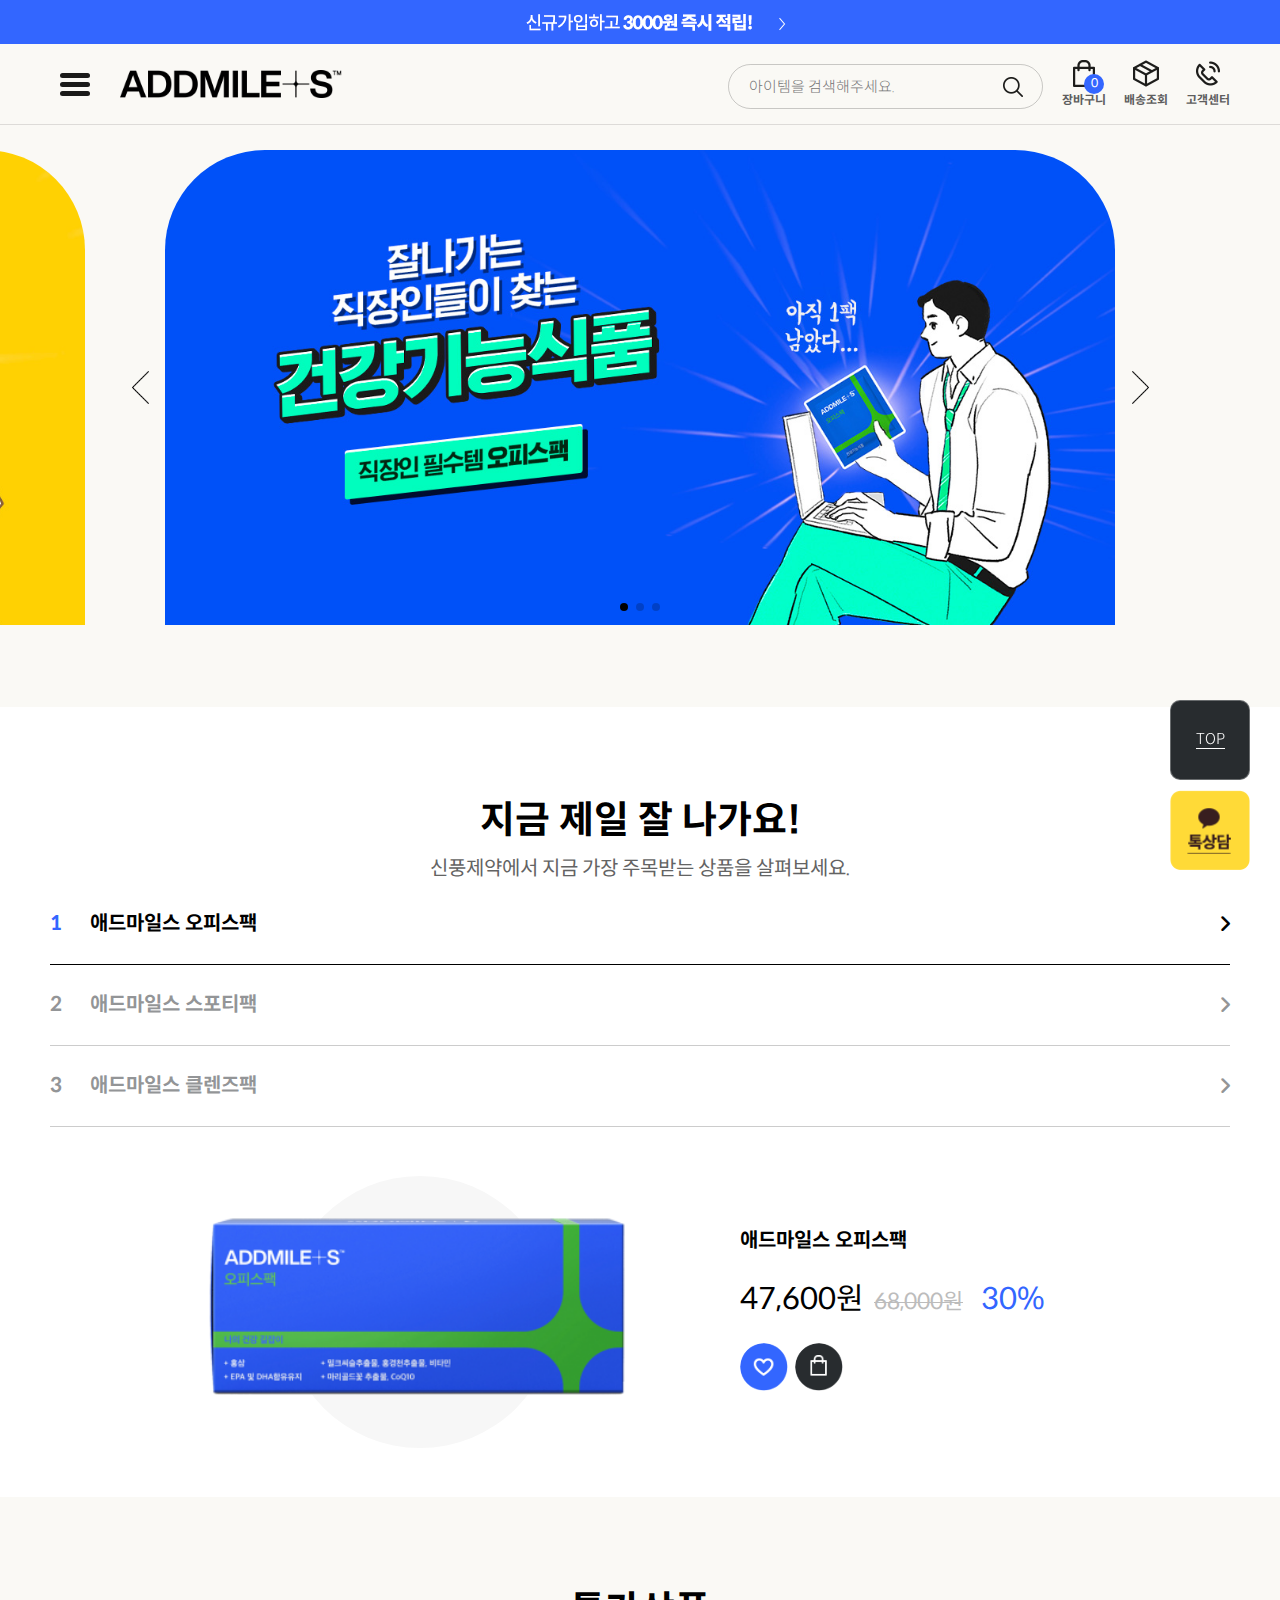
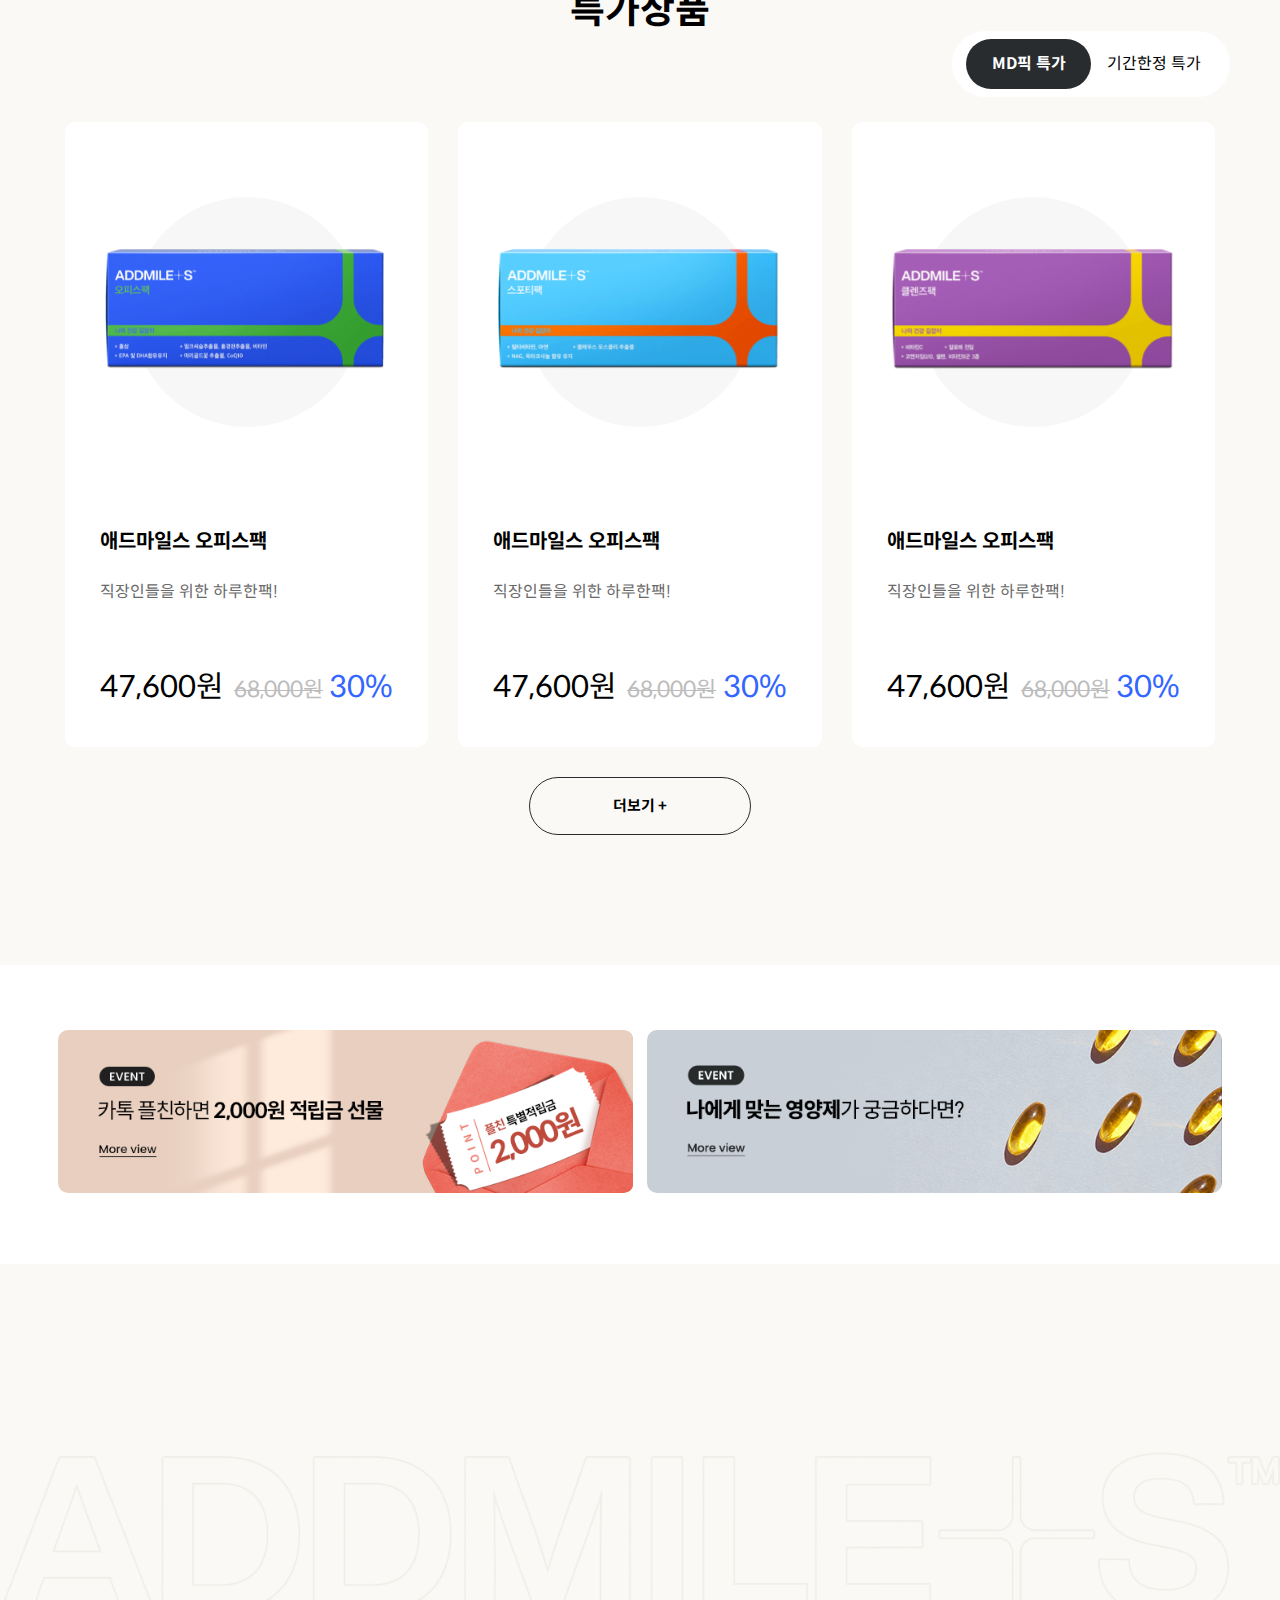
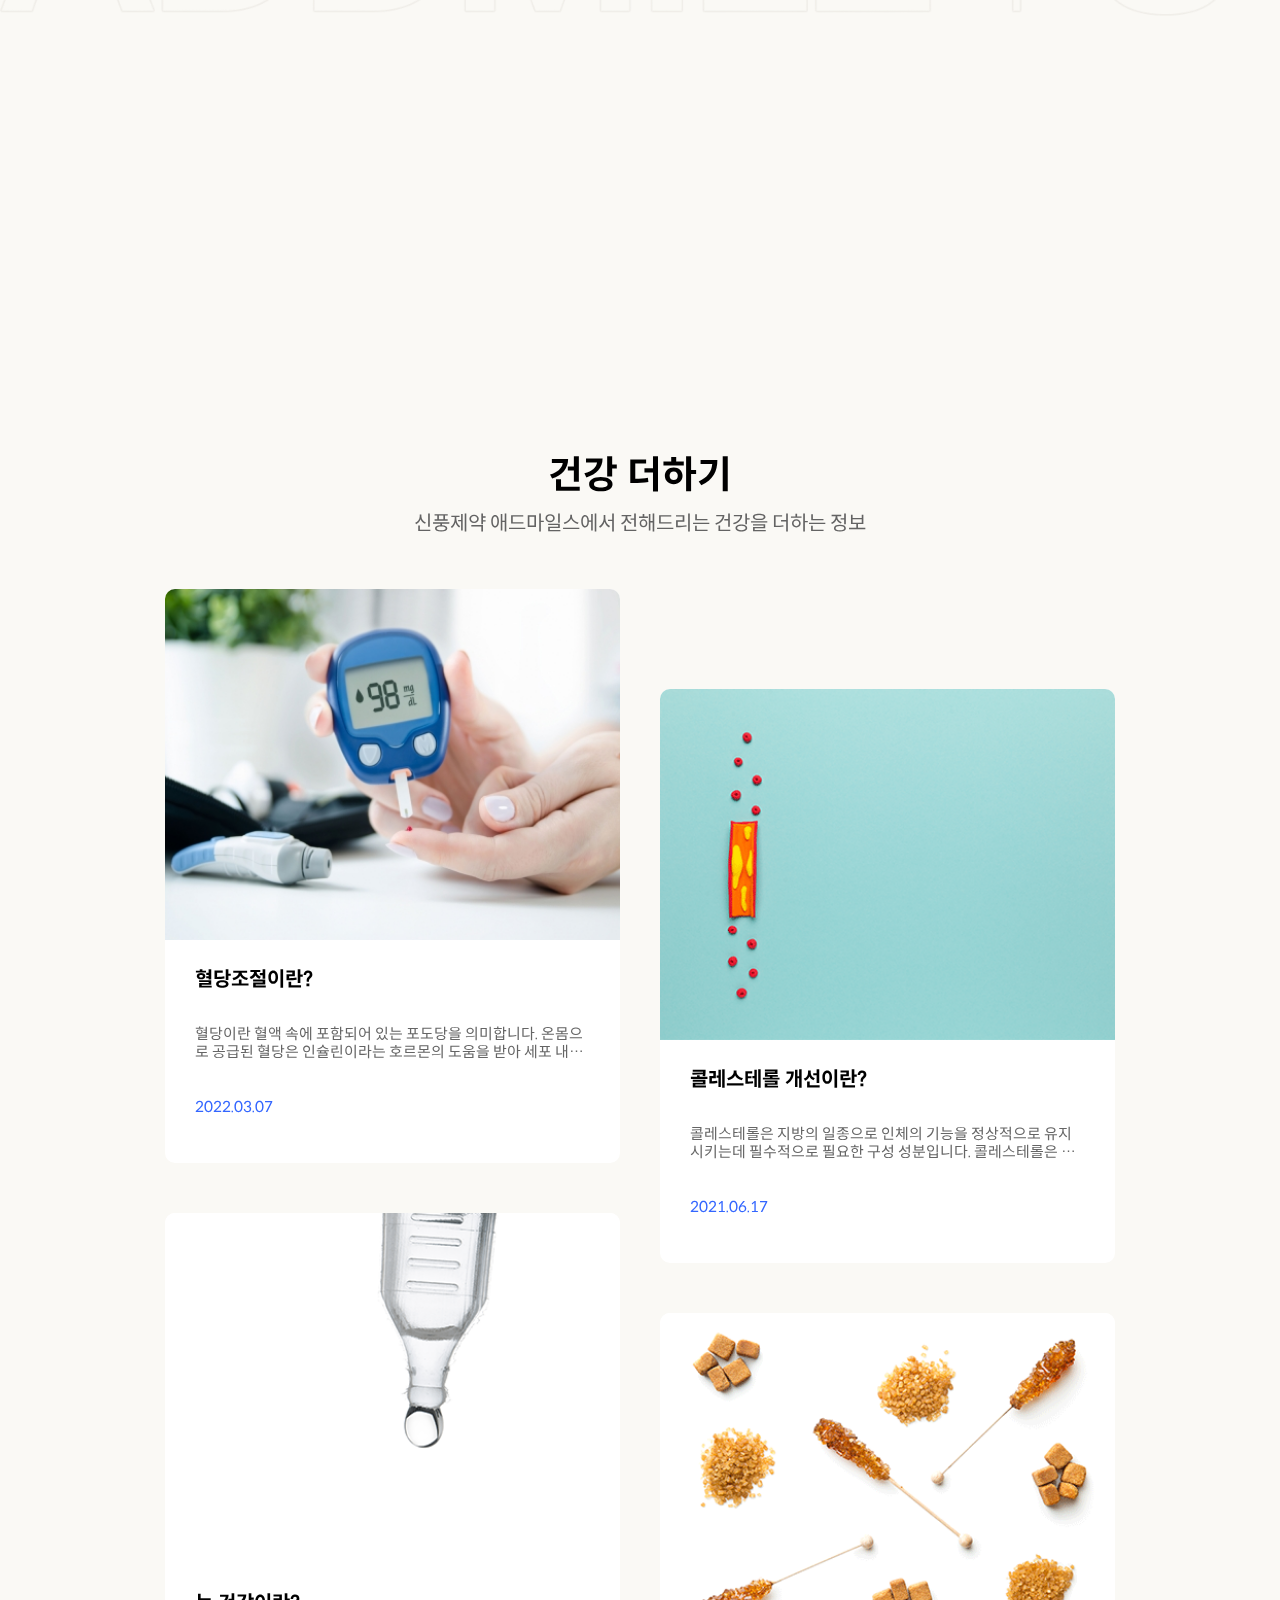
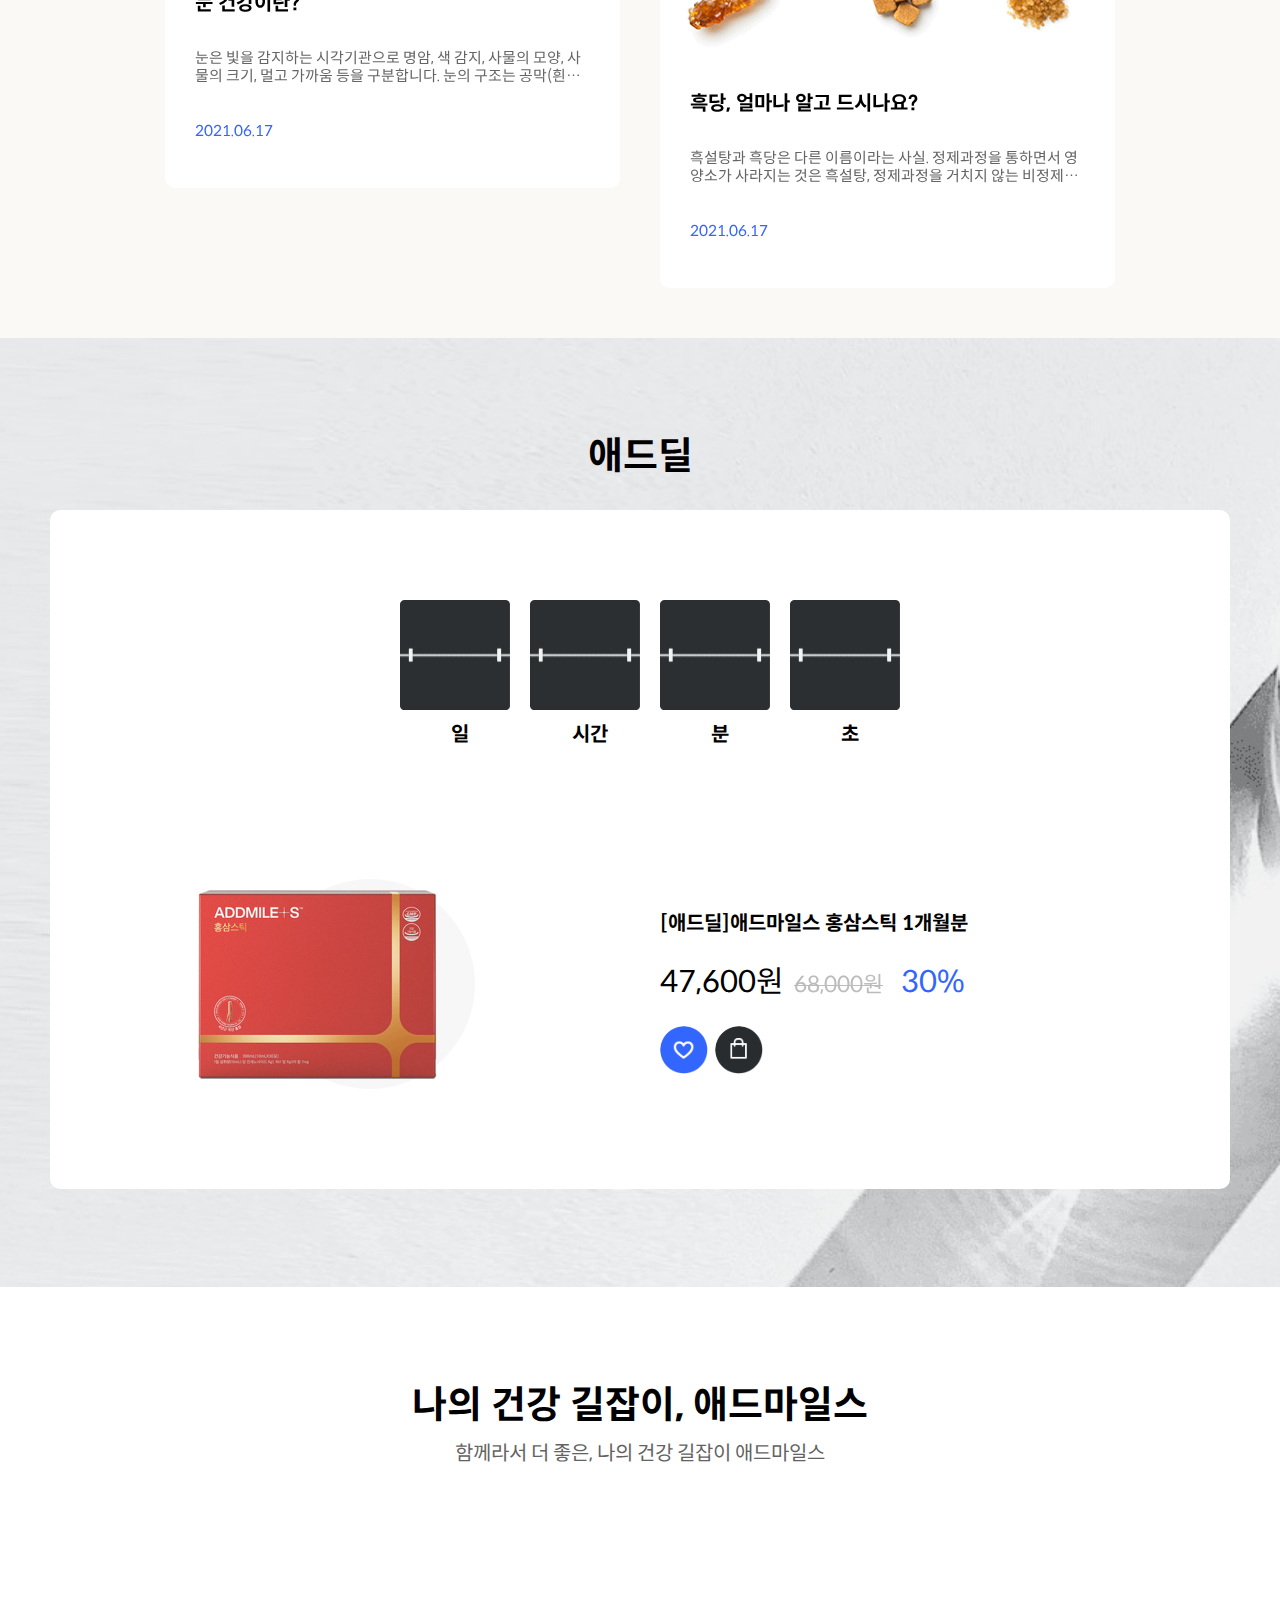
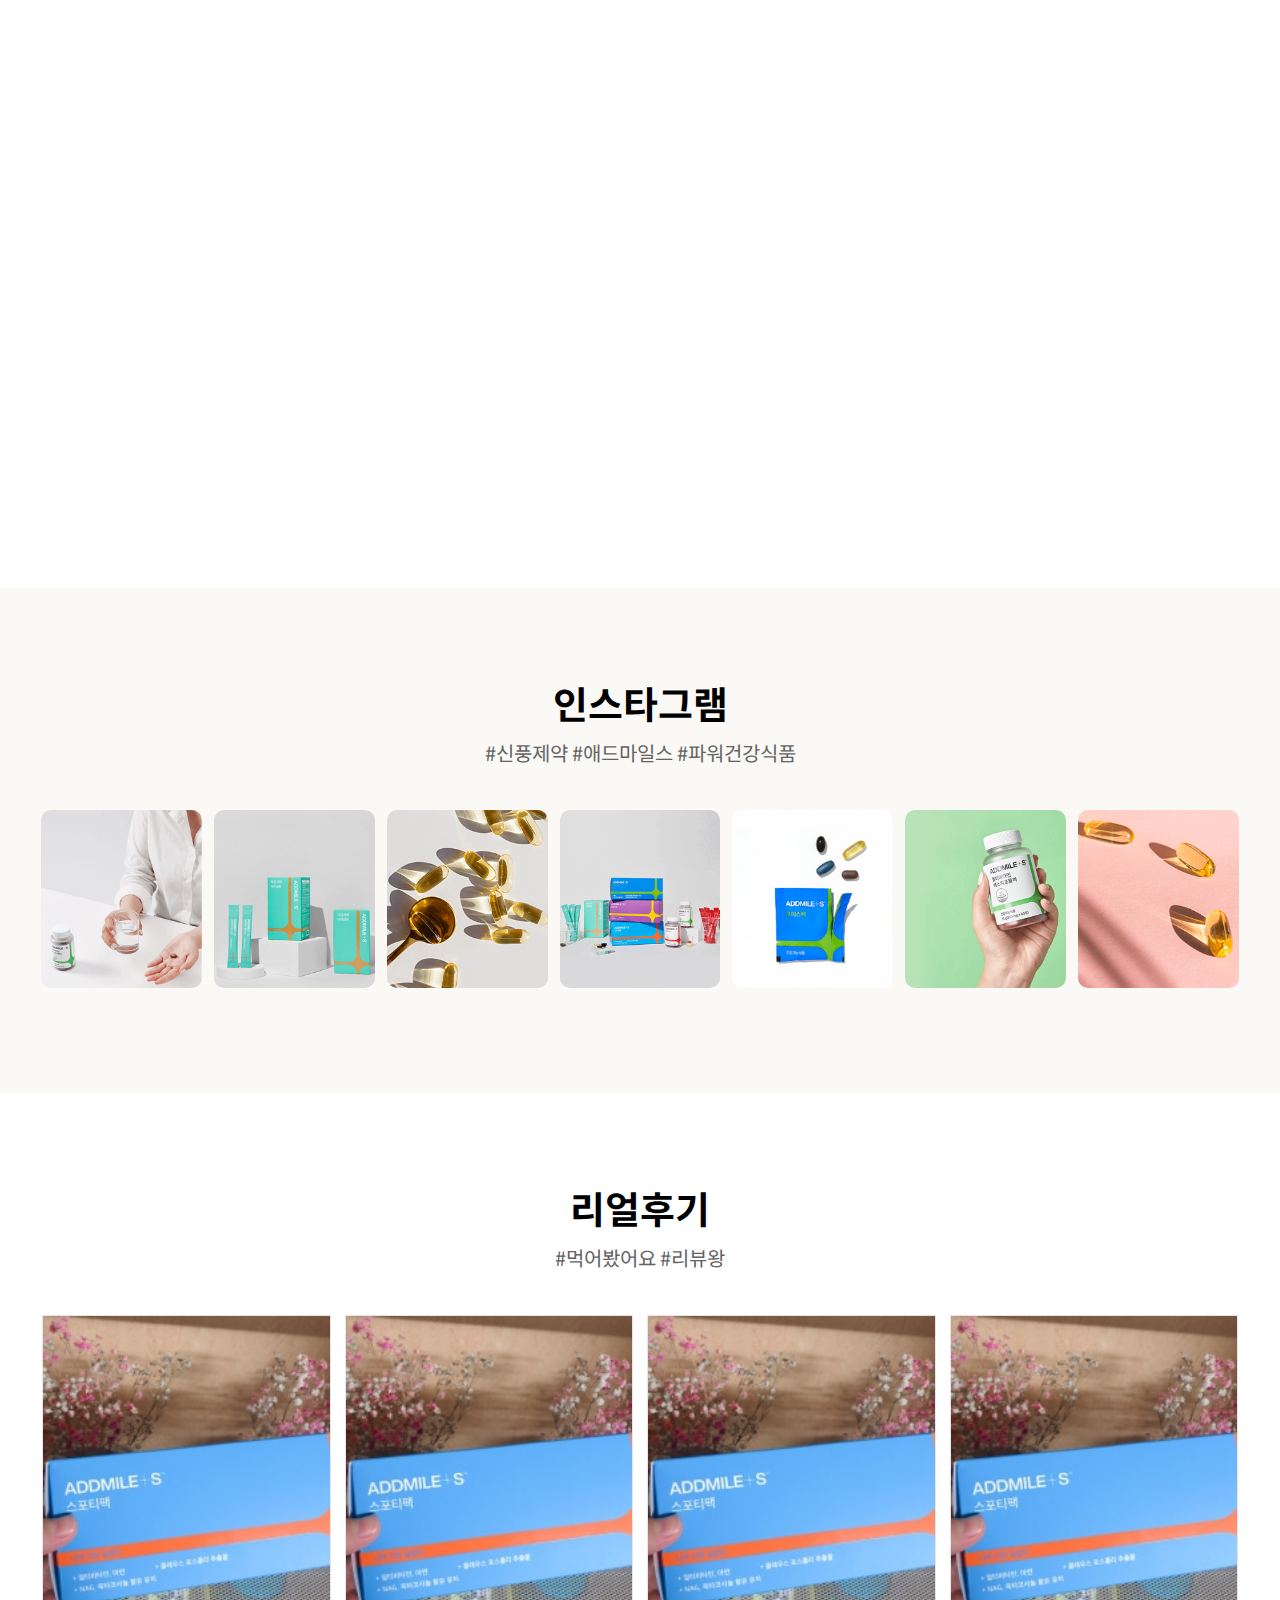
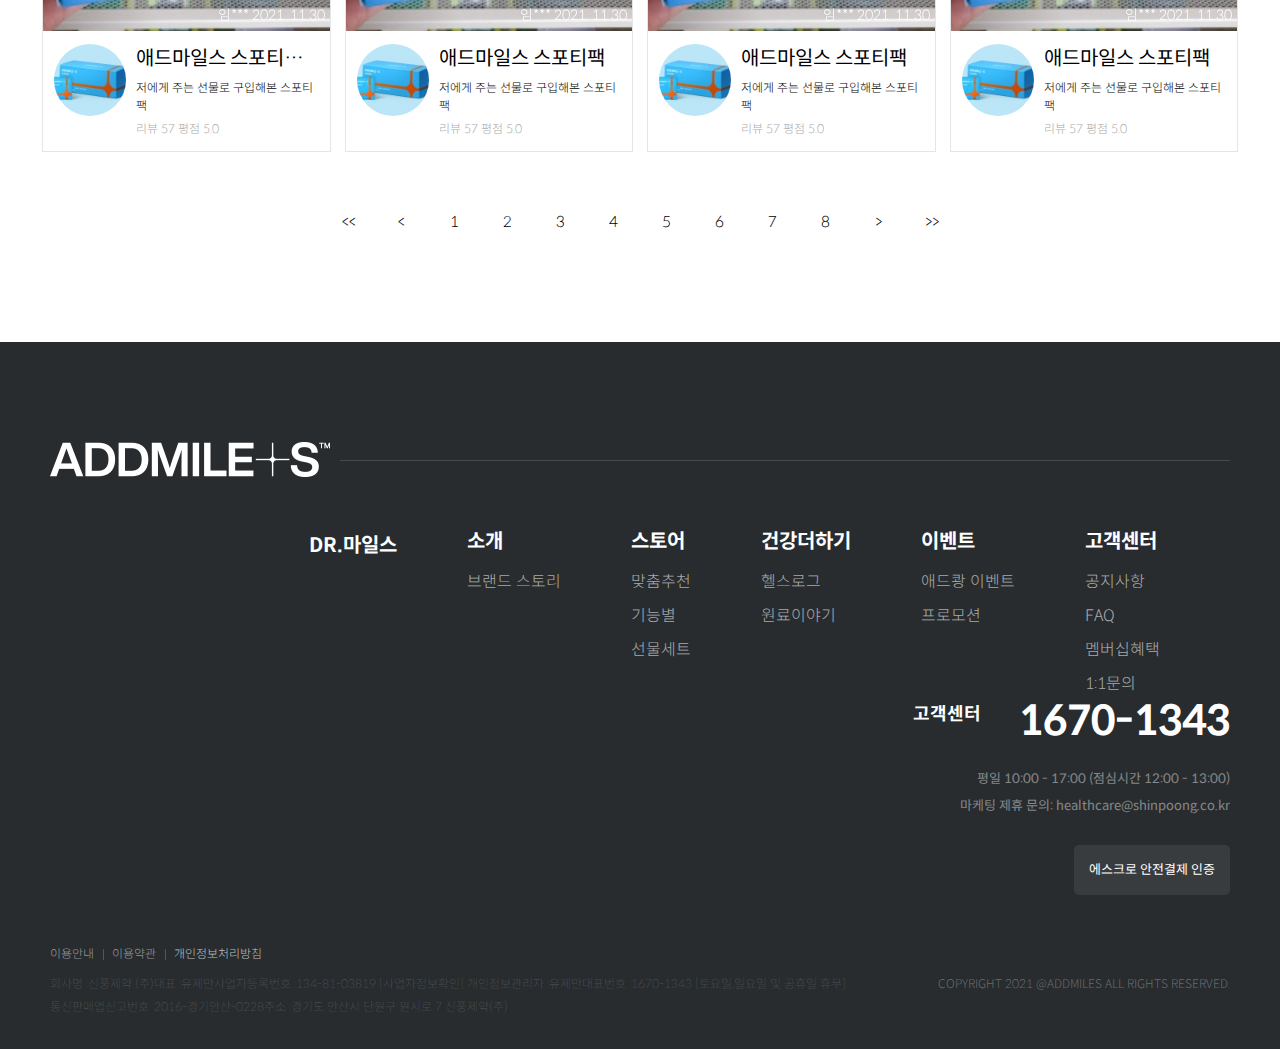
<file: works/03/index.html>
<!DOCTYPE html>
<html lang="en">
<head>
    <meta charset="UTF-8">
    <meta http-equiv="X-UA-Compatible" content="IE=edge">
    <meta name="viewport" content="width=device-width, initial-scale=1.0">
    <title>ADDMILE+S</title>
    <link rel="shortcut icon" href="./img/favicon.ico" type="'image/x-icon">
    <link rel="stylesheet" href="https://cdnjs.cloudflare.com/ajax/libs/font-awesome/6.0.0/css/all.min.css" integrity="sha512-9usAa10IRO0HhonpyAIVpjrylPvoDwiPUiKdWk5t3PyolY1cOd4DSE0Ga+ri4AuTroPR5aQvXU9xC6qOPnzFeg==" crossorigin="anonymous" referrerpolicy="no-referrer" />
    <link
    rel="stylesheet"
    href="https://unpkg.com/swiper/swiper-bundle.min.css"
  />
    <link rel="stylesheet" href="./css/layout.css">
    <link rel="stylesheet" href="./css/main.css">
</head>


    <!-- board 배경 크기줄이기 -->
<body>
    <!-- <div class="popup">
        <button class="close"></button>
        <div class="img_wrap">
            <a href=""> 
                <img src="./img/popup1.png" alt="">
            </a>
            <div class="close_box">
                <label for="checkbox_click" class="close_text">오늘 하루 보이지 않음</label>
                <input type="checkbox" id="checkbox_click" class="close_box">
            </div>
        </div>
    </div> -->
    <header>
        <div class="hdbanner here">
            <a href="">
                <img src="./img/hd_top.png" alt="신규가입하고 3000원 즉시적립!">
            </a>
        </div>
        <div class="inner">
            <div class="gnb_area">
                <nav>
                    <a href="" class="menu_btn">
                        <span class="btn_line1"></span>
                        <span class="btn_line2"></span>
                        <span class="btn_line3"></span>
                    </a>
                    <div class="burger_menu">
                        <a class="close_btn">
                            <i class="fa-solid fa-xmark"></i>
                            <span class="blind">닫기</span>
                        </a>
                        <div class="login_area">
                            <p class="login_txt">안녕하세요. 로그인해주세요</p>
                            <a href="">로그인</a>
                            <a href="">회원가입</a>
                        </div>
                        <ul class="burger_gnb">
                            <li><a href="">DR.마일스</a></li>
                            <li><a href="">소개</a></li>
                            <li><a href="">스토어</a></li>
                            <li><a href="">건강더하기</a></li>
                            <li><a href="">이벤트</a></li>
                        </ul>
                        <div class="burger_banner">
                            <div class="img_wrap">
                                <a href="">
                                    <img src="./img/burger_banner1.png" alt="나에게 맞는 영양제가 궁금하다면?">
                                </a>
                            </div>
                            <div class="img_wrap">
                                <a href="">
                                    <img src="./img/burger_banner2.png" alt="카톡 플친하고 2,000원 적릭금 선물받기">
                                </a>
                            </div>

                        </div>
                    </div>
                    <ul class="menu">
                        <li><a href="">DR.마일스</a></li>
                        <li><a href="">소개</a></li>
                        <li><a href="">스토어</a></li>
                        <li><a href="">건강더하기</a></li>
                        <li><a href="">이벤트</a></li>
                    </ul>
                </nav>
                <h1 class="logo"><a href=""><span class="blind">ADDMILE로고</span></a></h1>
                <div class="info_wrap">
                    <div class="my_info">
                        <a href="">마이페이지</a>
                        <a href="">로그인</a>
                        <a href="">회원가입</a>
                    </div>
                    <div class="info_cont">
                        <form action="" method="get" class="search">
                            <fieldset>
                                <legend class="blind">검색</legend>
                                <div class="search_box">
                                    <input type="text" class="search_text" placeholder="아이템을 검색해주세요.">
                                    <button class="search_icon">
                                        <span class="blind">검색버튼</span>
                                        <img src="./img/search_icon.png" alt="검색버튼">
                                    </button>
                                </div>
                            </fieldset>
                        </form>
                        <div class="icon_menu">
                            <a href="" class="cart">
                                <img src="./img/icon_cart.png" alt="장바구니">
                                <strong class="count">0</strong>
                                장바구니
                            </a>
                            <a href="" class="delivery">
                                <img src="./img/icon_order.png" alt="배송조회">
                                배송조회
                            </a>
                            <a href="" class="cs">
                                <img src="./img/icon_cs.png" alt="고객센터">
                                고객센터
                            </a>
                        </div>
                    </div>
    
                </div>
            </div>
        </div>
       
    </header>
    <main>
        <section class="sc_slide">
            <div class="swiper tablet">
                <div class="swiper-wrapper">
                    <div class="swiper-slide">
                        <a>
                            <figure>
                                <img src="./img/banner_slide1.jpg" alt="">
                                <figcaption class="blind">잘나가는 직장인들이 찾는 건강식품</figcaption>
                            </figure>
                        </a>
                    </div>
                    <div class="swiper-slide">
                        <a>
                            <figure>
                                <img src="./img/banner_slide2.jpg" alt="">
                                <figcaption class="blind">1팩으로 활력있는 내몸</figcaption>
                            </figure>
                        </a>
                    </div>
                    <div class="swiper-slide">
                        <a>
                            <figure>
                                <img src="./img/banner_slide3.jpg" alt="">
                                <figcaption class="blind">예비신부가 찾는 그제품</figcaption>
                            </figure>
                        </a>
                    </div>
 
                </div>
                <div class="swiper-pagination">
                    <span></span>
                    <span></span>
                    <span></span>
                </div>
                <a href="" class="btn prev"><span class="blind">이전</span></a>
                <a href="" class="btn next"><span class="blind">다음</span></a>
            </div>
            <div class="swiper moblie">
                <div class="swiper-wrapper">
                    <div class="swiper-slide">
                        <a>
                            <figure>
                                <img src="./img/mobilebanner1.jpg" alt="애드마일스 오피스팩 1팩으로 건강이 쉬워진다">
                                <figcaption class="blind">1팩으로 건강이 쉬워진다</figcaption>
                            </figure>
                        </a>
                    </div>
                    <div class="swiper-slide">
                        <a>
                            <figure>
                                <img src="./img/mobilebanner2.jpg" alt="슬기로운 홈트생활 슬기롭게 건강하기">
                                <figcaption class="blind">슬기로운 홈트생활 슬기롭게 건강하기</figcaption>
                            </figure>
                        </a>
                    </div>
                    <div class="swiper-slide">
                        <a>
                            <figure>
                                <img src="./img/mobliebanner3.jpg" alt="항산화로 케어하는 내몸">
                                <figcaption class="blind">항산화로 케어하는 내몸</figcaption>
                            </figure>
                        </a>
                    </div>
                </div>
                <div class="swiper-pagination">
                    <span></span>
                    <span></span>
                    <span></span>
                </div>
            </div>
        </section>
        <section class="section sc_best">
            
            <div class="inner">
                <div class="top_text">
                    <h2 class="title">지금 제일 잘 나가요!</h2>
                    <p class="desc">신풍제약에서 지금 가장 주목받는 상품을 살펴보세요.</p>
                </div>
                <ul class="best_list">
                    <li>
                        <a href=""><span class="blue">1</span>애드마일스 오피스팩<i class="fa-solid fa-angle-right"></i></a>
                    </li>
                    <li><a href=""><span>2</span>애드마일스 스포티팩<i class="fa-solid fa-angle-right"></i></a></li>
                    <li><a href=""><span>3</span>애드마일스 클렌즈팩<i class="fa-solid fa-angle-right"></i></a></li>
                </ul>
                <div class="best_wrap">
                    <div class="best_cont on">
                        <div class="cont">
                            <div class="img_wrap">
                                <a><img src="./img/best1.png" alt="애드마일스 오피스팩"></a>
                            </div>
                            <div class="text_wrap">
                                <strong>애드마일스 오피스팩</strong>
                                <p class="price_wrap">
                                    <em class="curr_price"><span class="blind">할인가격</span>47,600원</em>
                                    <span class="ori_price"><span class="blind">정가</span>68,000원</span>
                                    <em class="sale"><span class="blind">할인률</span>30%</em>
                                </p>
                                <div class="icon_link">
                                    <a href="" class="wish"><span>찜하기</span></a>
                                    <a href="" class="cart"><span>장바구니</span></a>
                                </div>
                            </div>
                        </div>
                    </div>
                    <div class="best_cont">
                        <div class="cont">
                            <div class="img_wrap">
                                <a><img src="./img/best2.png" alt="애드마일스 스포티팩"></a>
                            </div>
                            <div class="text_wrap">
                                <strong>애드마일스 스포티팩</strong>
                                <p class="price_wrap">
                                    <em class="curr_price"><span class="blind">할인가격</span>47,600원</em>
                                    <span class="ori_price"><span class="blind">정가</span>68,000원</span>
                                    <em class="sale"><span class="blind">할인률</span>30%</em>
                                </p>
                                <div class="icon_link">
                                    <a href="" class="wish"><span>찜하기</span></a>
                                    <a href="" class="cart"><span>장바구니</span></a>
                                </div>
                            </div>
                        </div>
                    </div>
                    <div class="best_cont">
                        <div class="cont">
                            <div class="img_wrap">
                                <a><img src="./img/best3.png" alt="애드마일스 클렌즈팩"></a>
                            </div>
                            <div class="text_wrap">
                                <strong>애드마일스 클렌즈팩</strong>
                                <p class="price_wrap">
                                    <em class="curr_price"><span class="blind">할인가격</span>47,600원</em>
                                    <span class="ori_price"><span class="blind">정가</span>68,000원</span>
                                    <em class="sale"><span class="blind">할인률</span>30%</em>
                                </p>
                                <div class="icon_link">
                                    <a href="" class="wish"><span>찜하기</span></a>
                                    <a href="" class="cart"><span>장바구니</span></a>
                                </div>
                            </div>
                        </div>
                    </div>
                </div>
               
            </div>
        </section>
        <section class="section sc_sale">
            <div class="inner">
                <div class="top_text">
                    <h2 class="title">특가상품</h2>
                </div>
                <div class="sale_cate">
                    <a href="" class="on">MD픽 특가</a>
                    <a href="">기간한정 특가</a>
                </div>
                <ul class="sale_wrap">
                    <li class="sale_cont">
                        <div class="img_wrap">
                            <a href="" class="link_img">
                                <img src="./img/best1.png" alt="애드마일스 오피스팩" class="curr">
                                <img src="./img/sale_hover1.png" alt="애드마일스 오피스팩" class="hover">
                            </a>
                            <div class="hv_icon">
                                <div class="icon_link">
                                    <a href="" class="wish"><span>찜하기</span>
                                    </a>
                                    <a href="" class="cart"><span>장바구니</span></a>
                                </div>
                            </div>
                        </div>
                        <a href="" class="text_wrap">
                            <strong>애드마일스 오피스팩</strong>
                            <span class="sale_desc">직장인들을 위한 하루한팩!</span>
                            <p class="price_wrap">
                                <em class="curr_price"><span class="blind">할인가격</span>47,600원</em>
                                <span class="ori_price"><span class="blind">정가</span>68,000원</span>
                                <em class="sale"><span class="blind">할인률</span>30%</em>
                            </p>
                        </a>
                    </li>
                    <li class="sale_cont">
                        <div class="img_wrap">
                            <a href="" class="link_img">
                                <img src="./img/best2.png" alt="애드마일스 스포티팩" class="curr">
                                <img src="./img/sale_hover2.png" alt="애드마일스 스포티팩" class="hover">
                            </a>
                            <div class="hv_icon">
                                <div class="icon_link">
                                    <a href="" class="wish"><span>찜하기</span>
                                    </a>
                                    <a href="" class="cart"><span>장바구니</span></a>
                                </div>
                            </div>
                        </div>
                        <a href="" class="text_wrap">
                            <strong>애드마일스 오피스팩</strong>
                            <span class="sale_desc">직장인들을 위한 하루한팩!</span>
                            <p class="price_wrap">
                                <em class="curr_price"><span class="blind">할인가격</span>47,600원</em>
                                <span class="ori_price"><span class="blind">정가</span>68,000원</span>
                                <em class="sale"><span class="blind">할인률</span>30%</em>
                            </p>
                        </a>
                    </li>
                    <li class="sale_cont">
                        <div class="img_wrap">
                            <a href="" class="link_img">
                                <img src="./img/best3.png" alt="애드마일스 클렌즈팩" class="curr">
                                <img src="./img/sale_hover3.png" alt="애드마일스 클렌즈팩" class="hover">
                            </a>
                            <div class="hv_icon">
                                <div class="icon_link">
                                    <a href="" class="wish"><span>찜하기</span>
                                    </a>
                                    <a href="" class="cart"><span>장바구니</span></a>
                                </div>
                            </div>
                        </div>
                        <a href="" class="text_wrap">
                            <strong>애드마일스 오피스팩</strong>
                            <span class="sale_desc">직장인들을 위한 하루한팩!</span>
                            <p class="price_wrap">
                                <em class="curr_price"><span class="blind">할인가격</span>47,600원</em>
                                <span class="ori_price"><span class="blind">정가</span>68,000원</span>
                                <em class="sale"><span class="blind">할인률</span>30%</em>
                            </p>
                        </a>
                    </li>
                </ul>

            </div>
            <div class="more_click">
                <a href="" class="more">
                    더보기 +
                </a>
            </div>
        </section>
        <section class="sub_banner">
            <div class="inner">
                <div class="img_wrap">
                    <div class="sub_img">
                        <a href="">
                            <img src="./img/sub_banner1.png" alt="카톡 플친하면 2,000원 적립금 선물">
                        </a>
                    </div>
                    <div class="sub_img">
                        <a href="">
                            <img src="./img/sub_banner2.png" alt="나에게 맞는 영양제가 궁금하다면?">
                        </a>
                    </div>
                </div>
            </div>
        </section>
        <section class="section sc_board">
            <div class="board_bg">
                <div class="wrap">
                    <div class="bg_bage"></div>
                    <img src="./img/board_bg.png" alt="ADDMILES">
                </div>
            </div>

            <div class="inner">
                <div class="top_text">
                    <h2 class="title">건강 더하기</h2>
                    <p class="desc">신풍제약 애드마일스에서 전해드리는 건강을 더하는 정보</p>
                </div>
                <ul class="board_wrap">
                    <li class="cont_list">
                        <a href="">
                            <div class="img_wrap">
                                <img src="./img/board_list1.jpg" alt="혈당조절이란?">
                            </div>
                            <div class="text_wrap">
                                <strong class="board_title">혈당조절이란?</strong>
                                <p class="desc">
                                    혈당이란 혈액 속에 포함되어 있는 포도당을 의미합니다. 온몸으로 공급된 혈당은 인슐린이라는 호르몬의 도움을 받아 세포 내부로 들
                                </p>
                                <span class="date">2022.03.07</span>
                            </div>
                        </a>
                    </li>
                    <li class="cont_list">
                        <a href="">
                            <div class="img_wrap">
                                <img src="./img/board_list2.png" alt="콜레스테롤 개선이란?">
                            </div>
                            <div class="text_wrap">
                                <strong class="board_title">콜레스테롤 개선이란?</strong>
                                <p class="desc">
                                    콜레스테롤은 지방의 일종으로 인체의 기능을 정상적으로 유지시키는데 필수적으로 필요한 구성 성분입니다. 콜레스테롤은 다섯 종
                                </p>
                                <span class="date">2021.06.17</span>
                            </div>
                        </a>
                    </li>
                    <li class="cont_list">
                        <a href="">
                            <div class="img_wrap">
                                <img src="./img/board_list3.png" alt="눈건강이란?">
                            </div>
                            <div class="text_wrap">
                                <strong class="board_title">눈 건강이란?</strong>
                                <p class="desc">
                                    눈은 빛을 감지하는 시각기관으로 명암, 색 감지, 사물의 모양, 사물의 크기, 멀고 가까움 등을 구분합니다. 눈의 구조는 공막(흰자위
                                </p>
                                <span class="date">2021.06.17</span>
                            </div>
                        </a>
                    </li>
                    <li class="cont_list">
                        <a href="">
                            <div class="img_wrap">
                                <img src="./img/board_list4.png" alt="흑당, 얼마나 알고드시나요?">
                            </div>
                            <div class="text_wrap">
                                <strong class="board_title">흑당, 얼마나 알고 드시나요?</strong>
                                <p class="desc">
                                    흑설탕과 흑당은 다른 이름이라는 사실. 정제과정을 통하면서 영양소가 사라지는 것은 흑설탕, 정제과정을 거치지 않는 비정제당인 흑
                                </p>
                                <span class="date">2021.06.17</span>
                            </div>
                        </a>
                    </li>
                </ul>
            </div>

        </section>
        <section class="section sc_timesale">
            <div class="inner">
                <div class="top_text">
                    <h2 class="title">애드딜</h2>
                </div>
                <div class="time_wrap">
                    <div class="time">
                        <span class="countbox day">
                            <strong></strong>
                            <span></span>
                            일
                        </span>
                        <span class="countbox hour"> 
                            <strong></strong>
                            <span></span>
                            시간
                        </span>
                        <span class="countbox minute">
                            <strong></strong>
                            <span></span>
                            분
                        </span>
                        <span class="countbox second">
                            <strong></strong>
                            <span></span>
                            초
                        </span>
                    </div>
                    <div class="time_cont">
                        <div class="img_wrap">
                            <a href=""><img src="./img/timesale_img.png" alt="애드마일스 홍삼스틱"></a>
                        </div>
                        <div class="text_wrap">
                            <strong>[애드딜]애드마일스 홍삼스틱 1개월분</strong>
                            <p class="price_wrap">
                                <em class="curr_price"><span class="blind">할인가격</span>47,600원</em>
                                <span class="ori_price"><span class="blind">정가</span>68,000원</span>
                                <em class="sale"><span class="blind">할인률</span>30%</em>
                            </p>
                            <div class="icon_link">
                                <a href="" class="wish">
                                    <span>찜하기</span>
                                </a>
                                <a href="" class="cart">
                                    <span>장바구니</span>
                                </a>
                            </div>
                        </div>
                    </div>
                </div>

            </div>

        </section>
        <section class="section sc_ad">

            <div class="inner">
                <div class="top_text">
                    <h2 class="title">나의 건강 길잡이, 애드마일스</h2>
                    <p class="desc">
                        함께라서 더 좋은, 나의 건강 길잡이 애드마일스
                    </p>
                </div>
                <div class="ad_video">
                    <div class="video">
                        <iframe width="1280" height="720" src="https://www.youtube.com/embed/MvsRNa-M6dA" title="YouTube video player" frameborder="0" allow="accelerometer; autoplay; clipboard-write; encrypted-media; gyroscope; picture-in-picture" allowfullscreen></iframe>
                    </div>

                </div>
            </div>

        </section>
        <section class="section sc_sns">
            <div class="top_text">
                <h2 class="title">인스타그램</h2>
                <p class="desc">
                    #신풍제약 #애드마일스 #파워건강식품
                </p>
            </div>
            <ul class="sns_wrap">
                <li class="sns_cont">
                    <a href="">
                        <img src="./img/instagram_img1.png" alt="인스타그램 바로가기링크">
                    </a>
                </li>
                <li class="sns_cont">
                    <a href="">
                        <img src="./img/instagram_img2.png" alt="인스타그램 바로가기링크">
                    </a>
                </li>
                <li class="sns_cont">
                    <a href="">
                        <img src="./img/instagram_img3.png" alt="인스타그램 바로가기링크">
                    </a>
                </li>
                <li class="sns_cont">
                    <a href="">
                        <img src="./img/instagram_img4.png" alt="인스타그램 바로가기링크">
                    </a>
                </li>
                <li class="sns_cont">
                    <a href="">
                        <img src="./img/instagram_img5.png" alt="인스타그램 바로가기링크">
                    </a>
                </li>
                <li class="sns_cont">
                    <a href="">
                        <img src="./img/instagram_img6.png" alt="인스타그램 바로가기링크">
                    </a>
                </li>
                <li class="sns_cont">
                    <a href="">
                        <img src="./img/instagram_img7.png" alt="인스타그램 바로가기링크">
                    </a>
                </li>
            </ul>
        </section>
        <section class="section sc_review">
            <div class="top_text">
                <h2 class="title">리얼후기</h2>
                <p class="desc">
                    #먹어봤어요 #리뷰왕
                </p>
            </div>
            <ul class="review_wrap">
                <li class="review_cont">
                    <a href="">
                        <div class="img_wrap">
                            <img src="./img/review_img1.jpg" alt="리뷰사진">
                            <span class="review_info">
                                임*** 2021. 11.30
                            </span>
                        </div>
                        <div class="text_wrap">
                            <div class="img_prvw">
                                <img src="./img/review_pr.jpg" alt="제품사진">
                            </div>
                            <div class="text_prvw">
                                <strong>애드마일스 스포티팩애드마일스 스포티팩</strong>
                                <p>
                                    저에게 주는 선물로 구입해본 스포티팩
                                </p>
                                <span>리뷰 57 평점 5.0</span>
                            </div>
                        </div>
                    </a>
                </li>
                <li class="review_cont">
                    <a href="">
                        <div class="img_wrap">
                            <img src="./img/review_img1.jpg" alt="리뷰사진">
                            <span class="review_info">
                                임*** 2021. 11.30
                            </span>
                        </div>
                        <div class="text_wrap">
                            <div class="img_prvw">
                                <img src="./img/review_pr.jpg" alt="제품사진">
                            </div>
                            <div class="text_prvw">
                                <strong>애드마일스 스포티팩</strong>
                                <p>
                                    저에게 주는 선물로 구입해본 스포티팩
                                </p>
                                <span>리뷰 57 평점 5.0</span>
                            </div>
                        </div>
                    </a>
                </li>
                <li class="review_cont">
                    <a href="">
                        <div class="img_wrap">
                            <img src="./img/review_img1.jpg" alt="리뷰사진">
                            <span class="review_info">
                                임*** 2021. 11.30
                            </span>
                        </div>
                        <div class="text_wrap">
                            <div class="img_prvw">
                                <img src="./img/review_pr.jpg" alt="제품사진">
                            </div>
                            <div class="text_prvw">
                                <strong>애드마일스 스포티팩</strong>
                                <p>
                                    저에게 주는 선물로 구입해본 스포티팩
                                </p>
                                <span>리뷰 57 평점 5.0</span>
                            </div>
                        </div>
                    </a>
                </li>
                <li class="review_cont">
                    <a href="">
                        <div class="img_wrap">
                            <img src="./img/review_img1.jpg" alt="리뷰사진">
                            <span class="review_info">
                                임*** 2021. 11.30
                            </span>
                        </div>
                        <div class="text_wrap">
                            <div class="img_prvw">
                                <img src="./img/review_pr.jpg" alt="제품사진">
                            </div>
                            <div class="text_prvw">
                                <strong>애드마일스 스포티팩</strong>
                                <p>
                                    저에게 주는 선물로 구입해본 스포티팩
                                </p>
                                <span>리뷰 57 평점 5.0</span>
                            </div>
                        </div>
                    </a>
                </li>
                <li class="review_cont">
                    <a href="">
                        <div class="img_wrap">
                            <img src="./img/review_img1.jpg" alt="리뷰사진">
                            <span class="review_info">
                                임*** 2021. 11.30
                            </span>
                        </div>
                        <div class="text_wrap">
                            <div class="img_prvw">
                                <img src="./img/review_pr.jpg" alt="제품사진">
                            </div>
                            <div class="text_prvw">
                                <strong>애드마일스 스포티팩</strong>
                                <p>
                                    저에게 주는 선물로 구입해본 스포티팩
                                </p>
                                <span>리뷰 57 평점 5.0</span>
                            </div>
                        </div>
                    </a>
                </li>
                <li class="review_cont">
                    <a href="">
                        <div class="img_wrap">
                            <img src="./img/review_img1.jpg" alt="리뷰사진">
                            <span class="review_info">
                                임*** 2021. 11.30
                            </span>
                        </div>
                        <div class="text_wrap">
                            <div class="img_prvw">
                                <img src="./img/review_pr.jpg" alt="제품사진">
                            </div>
                            <div class="text_prvw">
                                <strong>애드마일스 스포티팩</strong>
                                <p>
                                    저에게 주는 선물로 구입해본 스포티팩
                                </p>
                                <span>리뷰 57 평점 5.0</span>
                            </div>
                        </div>
                    </a>
                </li>
                <li class="review_cont">
                    <a href="">
                        <div class="img_wrap">
                            <img src="./img/review_img1.jpg" alt="리뷰사진">
                            <span class="review_info">
                                임*** 2021. 11.30
                            </span>
                        </div>
                        <div class="text_wrap">
                            <div class="img_prvw">
                                <img src="./img/review_pr.jpg" alt="제품사진">
                            </div>
                            <div class="text_prvw">
                                <strong>애드마일스 스포티팩</strong>
                                <p>
                                    저에게 주는 선물로 구입해본 스포티팩
                                </p>
                                <span>리뷰 57 평점 5.0</span>
                            </div>
                        </div>
                    </a>
                </li>
                <li class="review_cont">
                    <a href="">
                        <div class="img_wrap">
                            <img src="./img/review_img1.jpg" alt="리뷰사진">
                            <span class="review_info">
                                임*** 2021. 11.30
                            </span>
                        </div>
                        <div class="text_wrap">
                            <div class="img_prvw">
                                <img src="./img/review_pr.jpg" alt="제품사진">
                            </div>
                            <div class="text_prvw">
                                <strong>애드마일스 스포티팩</strong>
                                <p>
                                    저에게 주는 선물로 구입해본 스포티팩
                                </p>
                                <span>리뷰 57 평점 5.0</span>
                            </div>
                        </div>
                    </a>
                </li>
            </ul>
            <div class="pagination">
                <a href="" class="start"><span class="blind">처음으로</span><<</a>
                <a href="" class="prev"><span class="blind">이전</span><</a>
                <a href="">1</a>
                <a href="">2</a>
                <a href="">3</a>
                <a href="">4</a>
                <a href="">5</a>
                <a href="">6</a>
                <a href="">7</a>
                <a href="">8</a>
                <a href="" class="next"><span class="blind">다음</span>></a>
                <a href="" class="end"><span class="blind">맨끝으로</span>>></a>
            </div>
        </section>
    </main>
    <footer>
        <div class="inner">
            <h2 class="logo"><a href=""><img src="./img/foot_logo.png" alt=""><span class="blind">ADDMILE+S</span></a></h2>
            <div class="cont_wrap">
                <ul class="foot_gnb">
                    <li class="gnb_menu"><a href=""><h3>DR.마일스</h3></a></li>
                    <li class="gnb_menu"><h3>소개</h3>
                        <ul class="sub_gnb">
                            <li><a href="">브랜드 스토리</a></li>
                        </ul>
                    </li>
                    <li class="gnb_menu"><h3>스토어</h3>
                        <ul class="sub_gnb">
                            <li><a href="">맞춤추천</a></li>
                            <li><a href="">기능별</a></li>
                            <li><a href="">선물세트</a></li>
                        </ul>
                    </li>
                    <li class="gnb_menu"><h3>건강더하기</h3>
                        <ul class="sub_gnb">
                            <li><a href="">헬스로그</a></li>
                            <li><a href="">원료이야기</a></li>
                        </ul>
                    </li>
                    <li class="gnb_menu"><h3>이벤트</h3>
                        <ul class="sub_gnb">
                            <li><a href="">애드쾅 이벤트</a></li>
                            <li><a href="">프로모션</a></li>
                        </ul>
                    </li>
                    <li class="gnb_menu"><h3>고객센터</h3>
                        <ul class="sub_gnb">
                            <li><a href="">공지사항</a></li>
                            <li><a href="">FAQ</a></li>
                            <li><a href="">멤버십혜택</a></li>
                            <li><a href="">1:1문의</a></li>
                        </ul>
                    </li>
                </ul>
                <div class="sc_cont">
                    <h3>고객센터</h3>
                    <a href="tel:1670-1343" class="tel">1670-1343</a>
                    <p>평일 10:00 - 17:00 (점심시간 12:00 - 13:00)</p>
                    <p>마케팅 제휴 문의: healthcare@shinpoong.co.kr</p>
                    <div class="pay_box">
                        <a href="" class="payment">
                            에스크로 안전결제 인증
                        </a>
                    </div>

                </div>
    
            </div>
            <ul class="foot_list">
                <li><a href="">이용안내</a></li>
                <li><a href="">이용약관</a></li>
                <li><a href="">개인정보처리방침</a></li>
            </ul>
            <div class="address_cont">
                <address>
                    회사명 :신풍제약 (주)대표 :유제만사업자등록번호 :134-81-03819 [사업자정보확인]  개인정보관리자 :유제만대표번호 :1670-1343 [토요일,일요일 및 공휴일 휴무] <br>
                     통신판매업신고번호 :2016-경기안산-0228주소 :경기도 안산시 단원구 원시로 7 신풍제약(주)
                </address>
                <p class="copy">
                    COPYRIGHT 2021 @ADDMILES ALL RIGHTS RESERVED.
                </p>
            </div>
        </div>

    </footer>
    <div class="fix_link">
        <a href="" class="top"><span>TOP</span></a>
        <a href="" class="kakao">
            <span class="blind">카카오톡바로가기</span>
        </a>
    </div>
    <script src="./js/jquery-3.6.0.min.js"></script>
    <script src="https://unpkg.com/swiper/swiper-bundle.min.js"></script>
    <script src="./js/gsap.min.js"></script>
    <script src="./js/ScrollTrigger.min.js"></script>
    <script src="./js/script.js"></script>
</body>
</html>
</file>
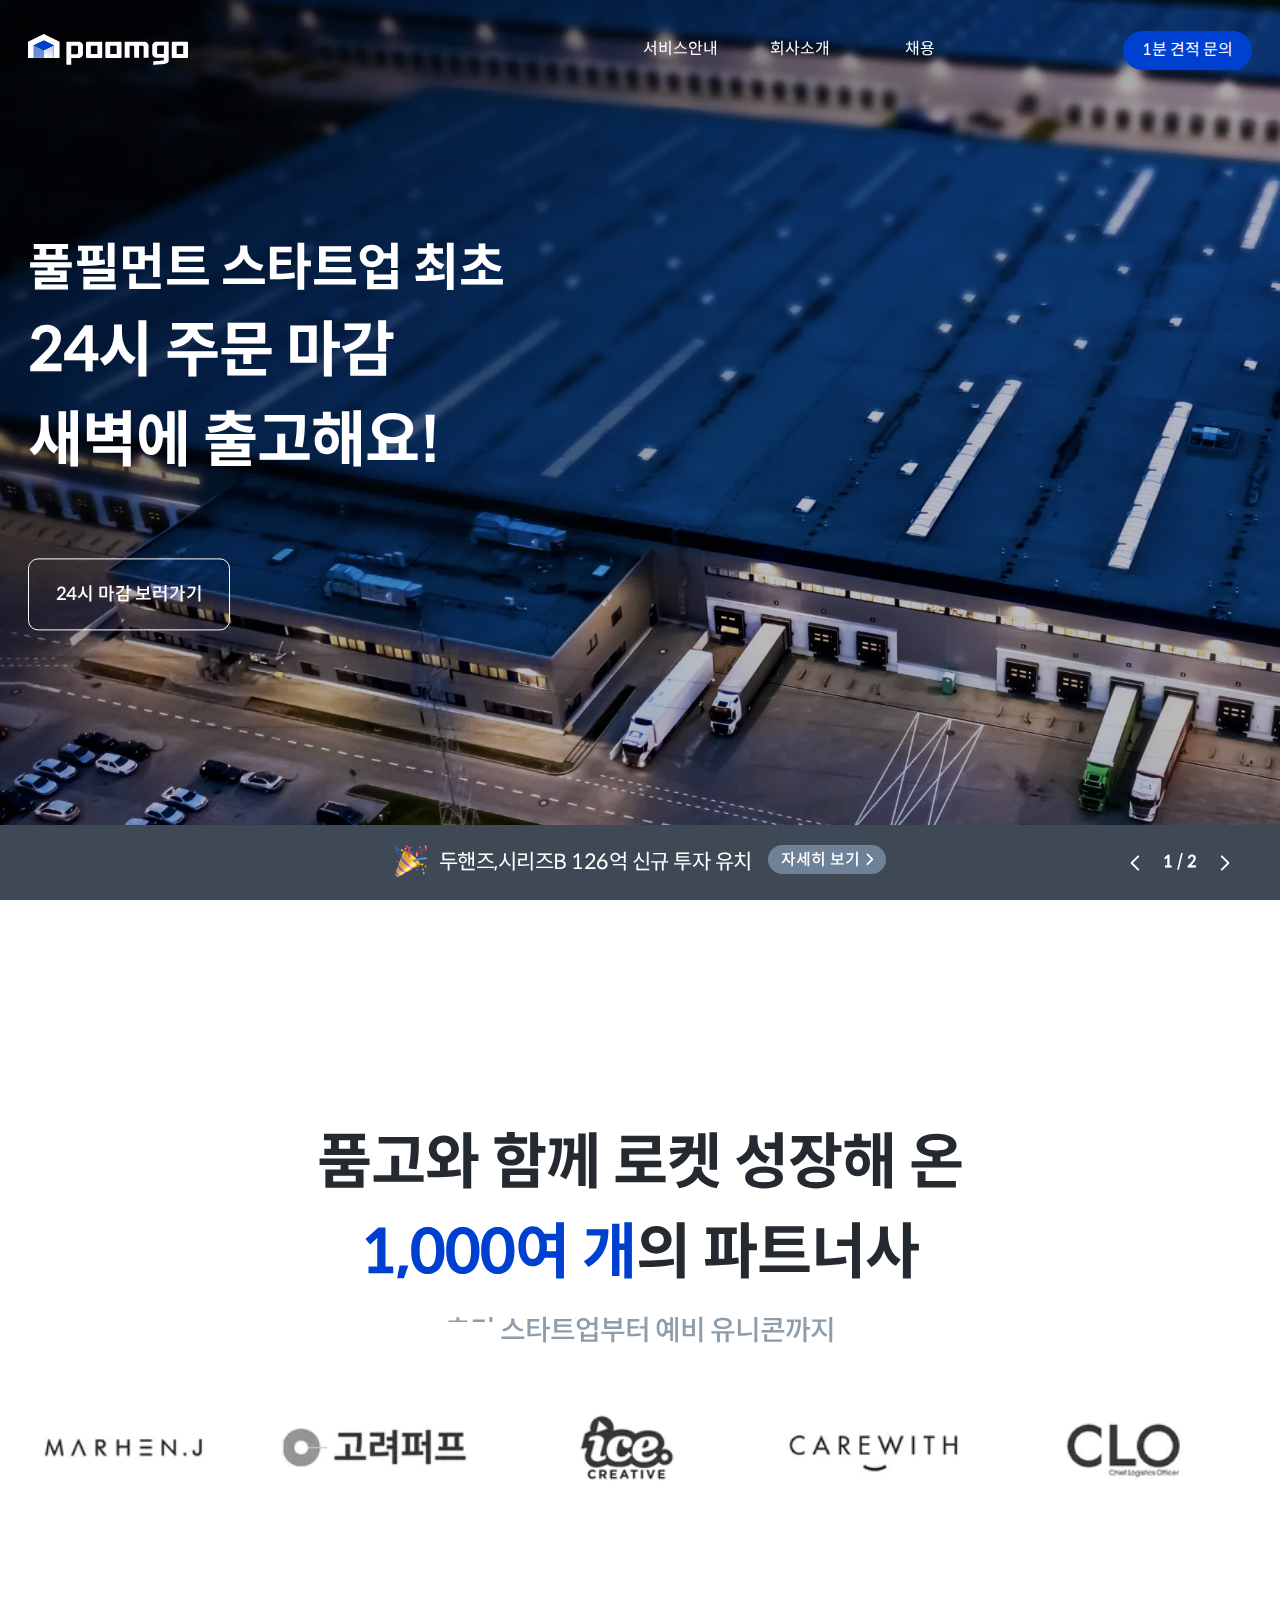
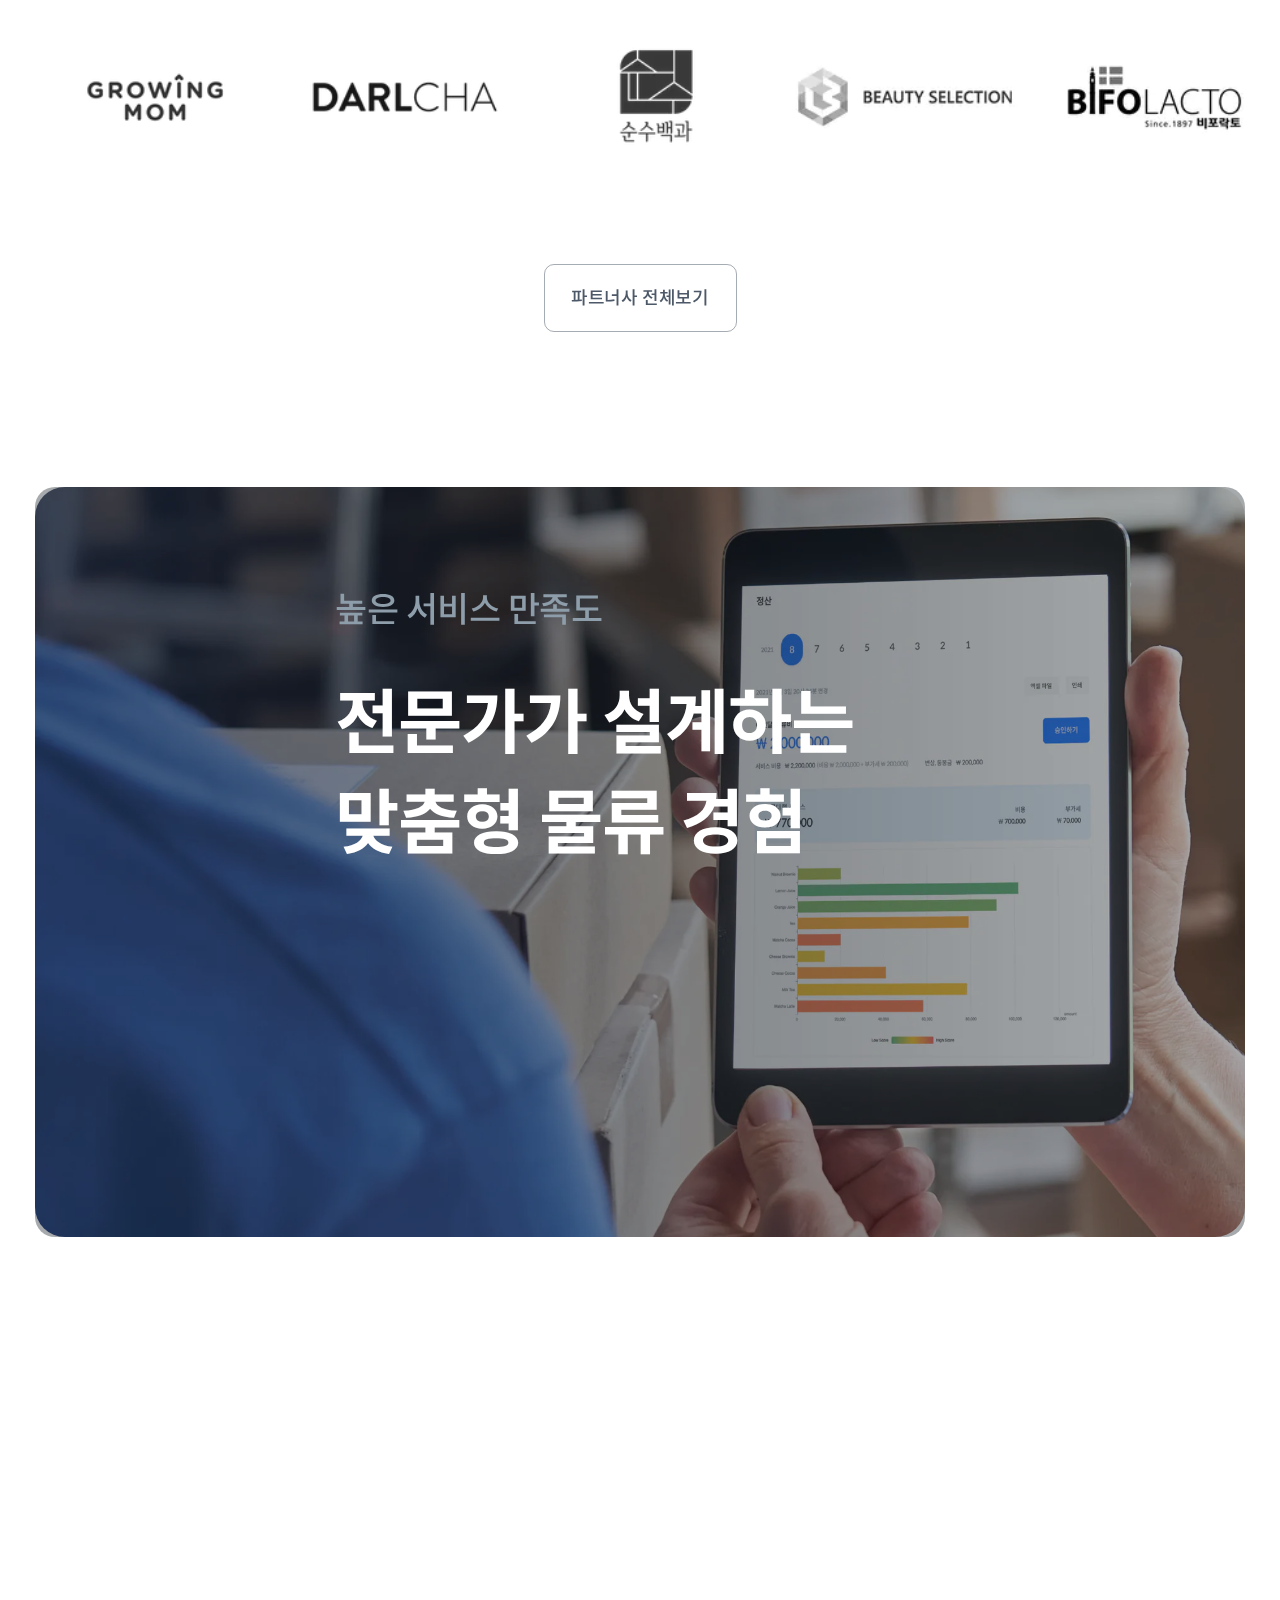
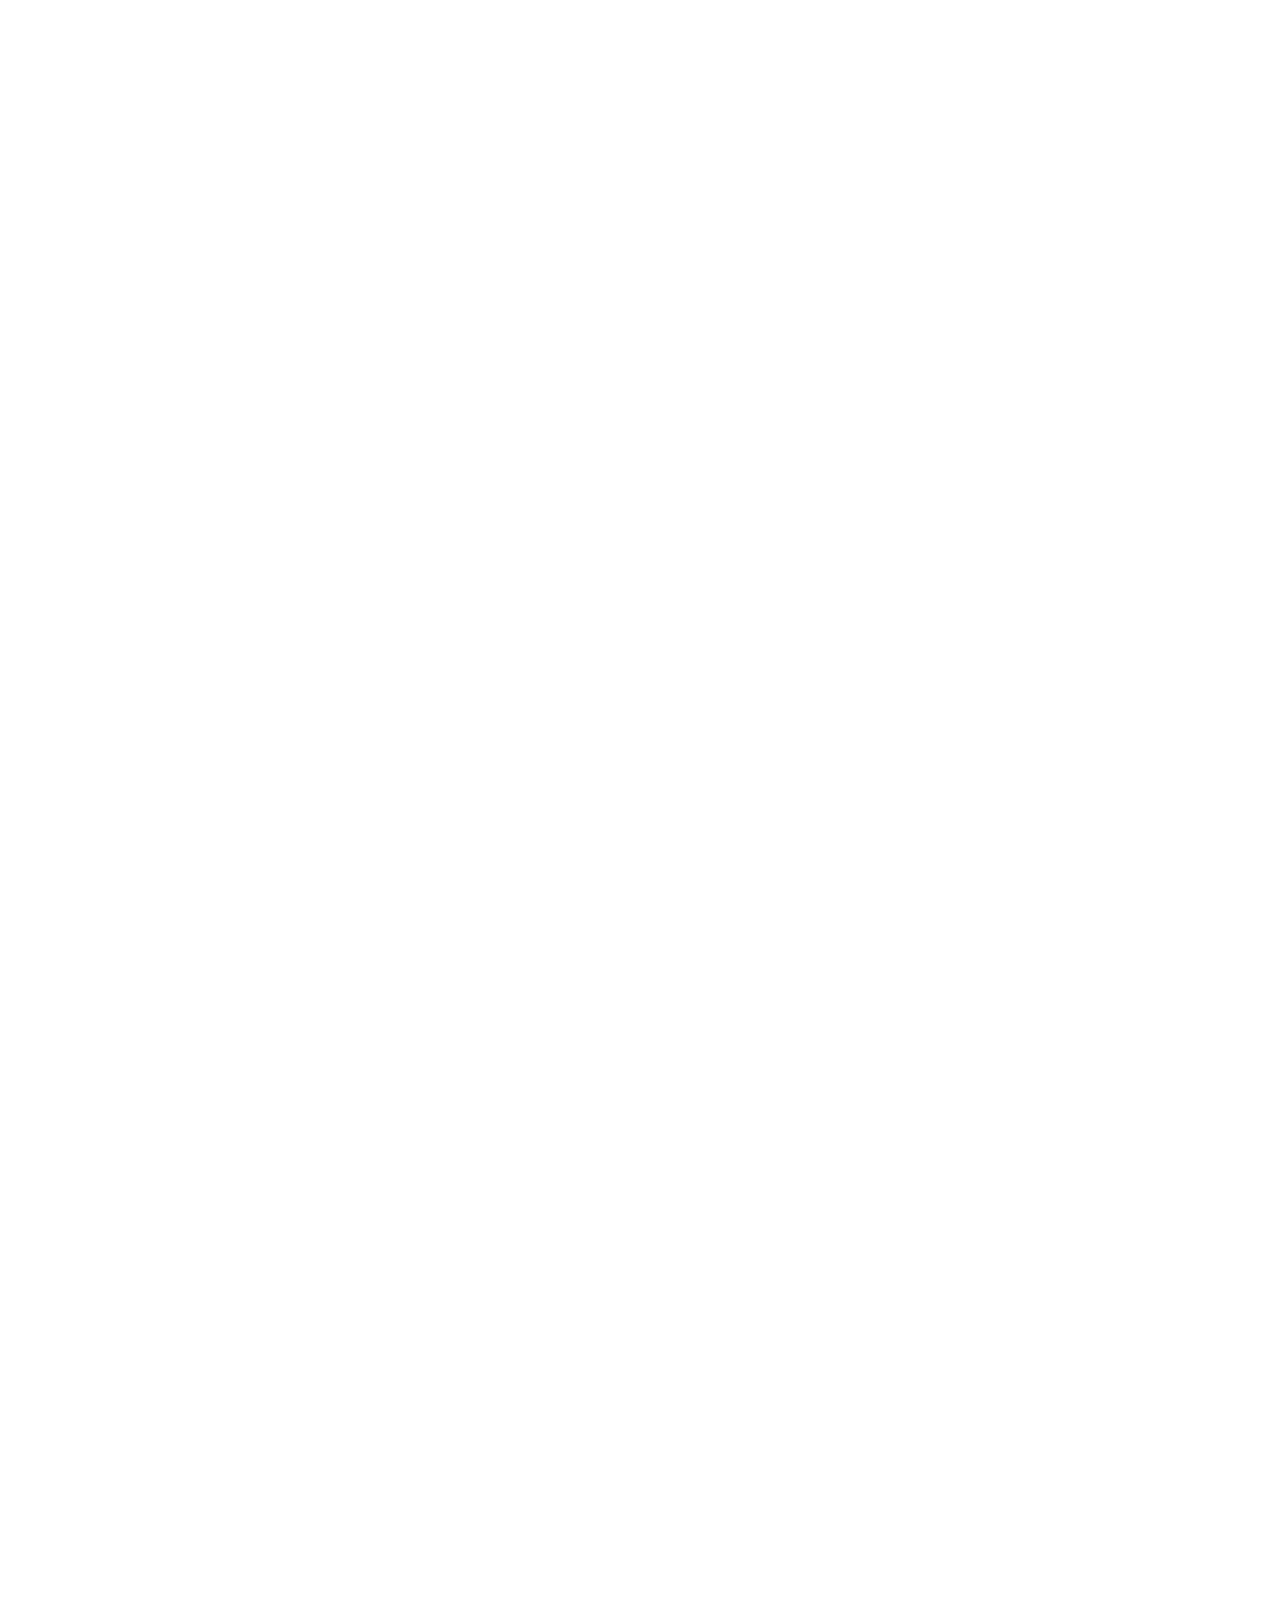
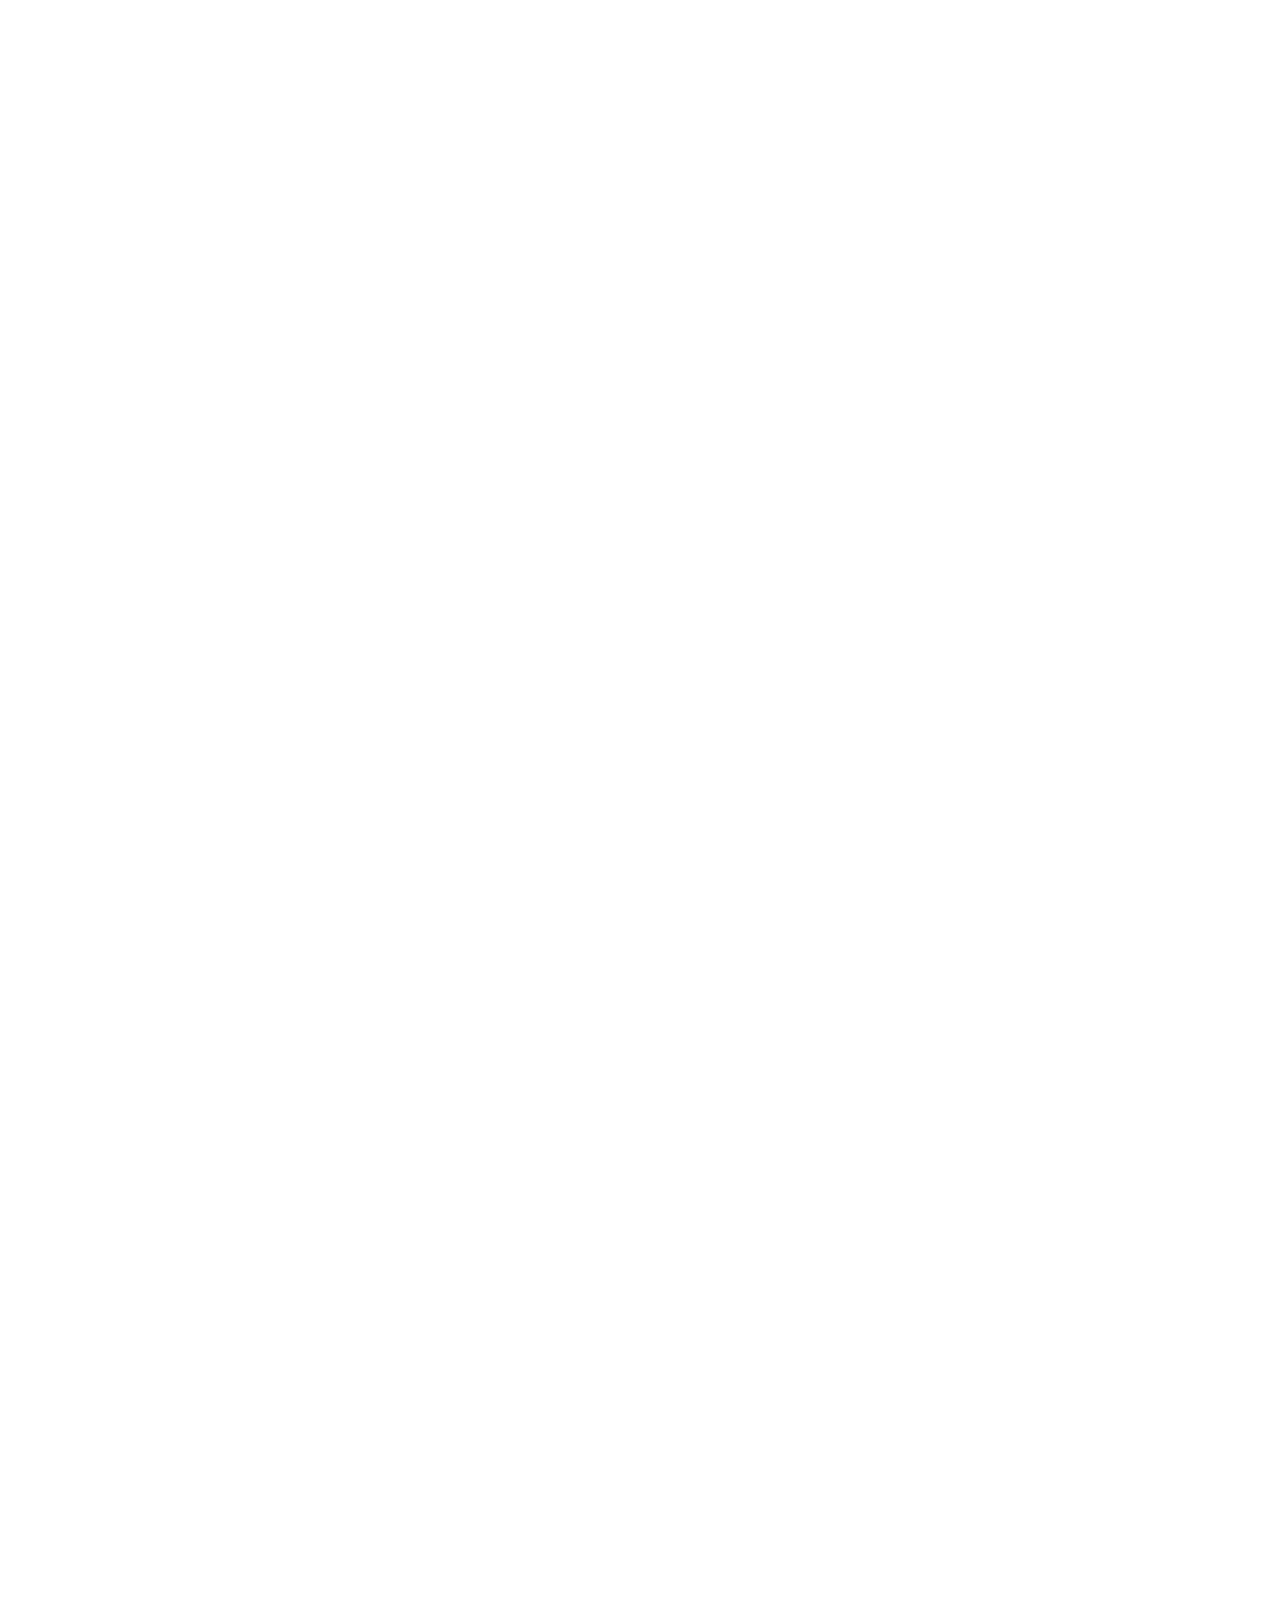
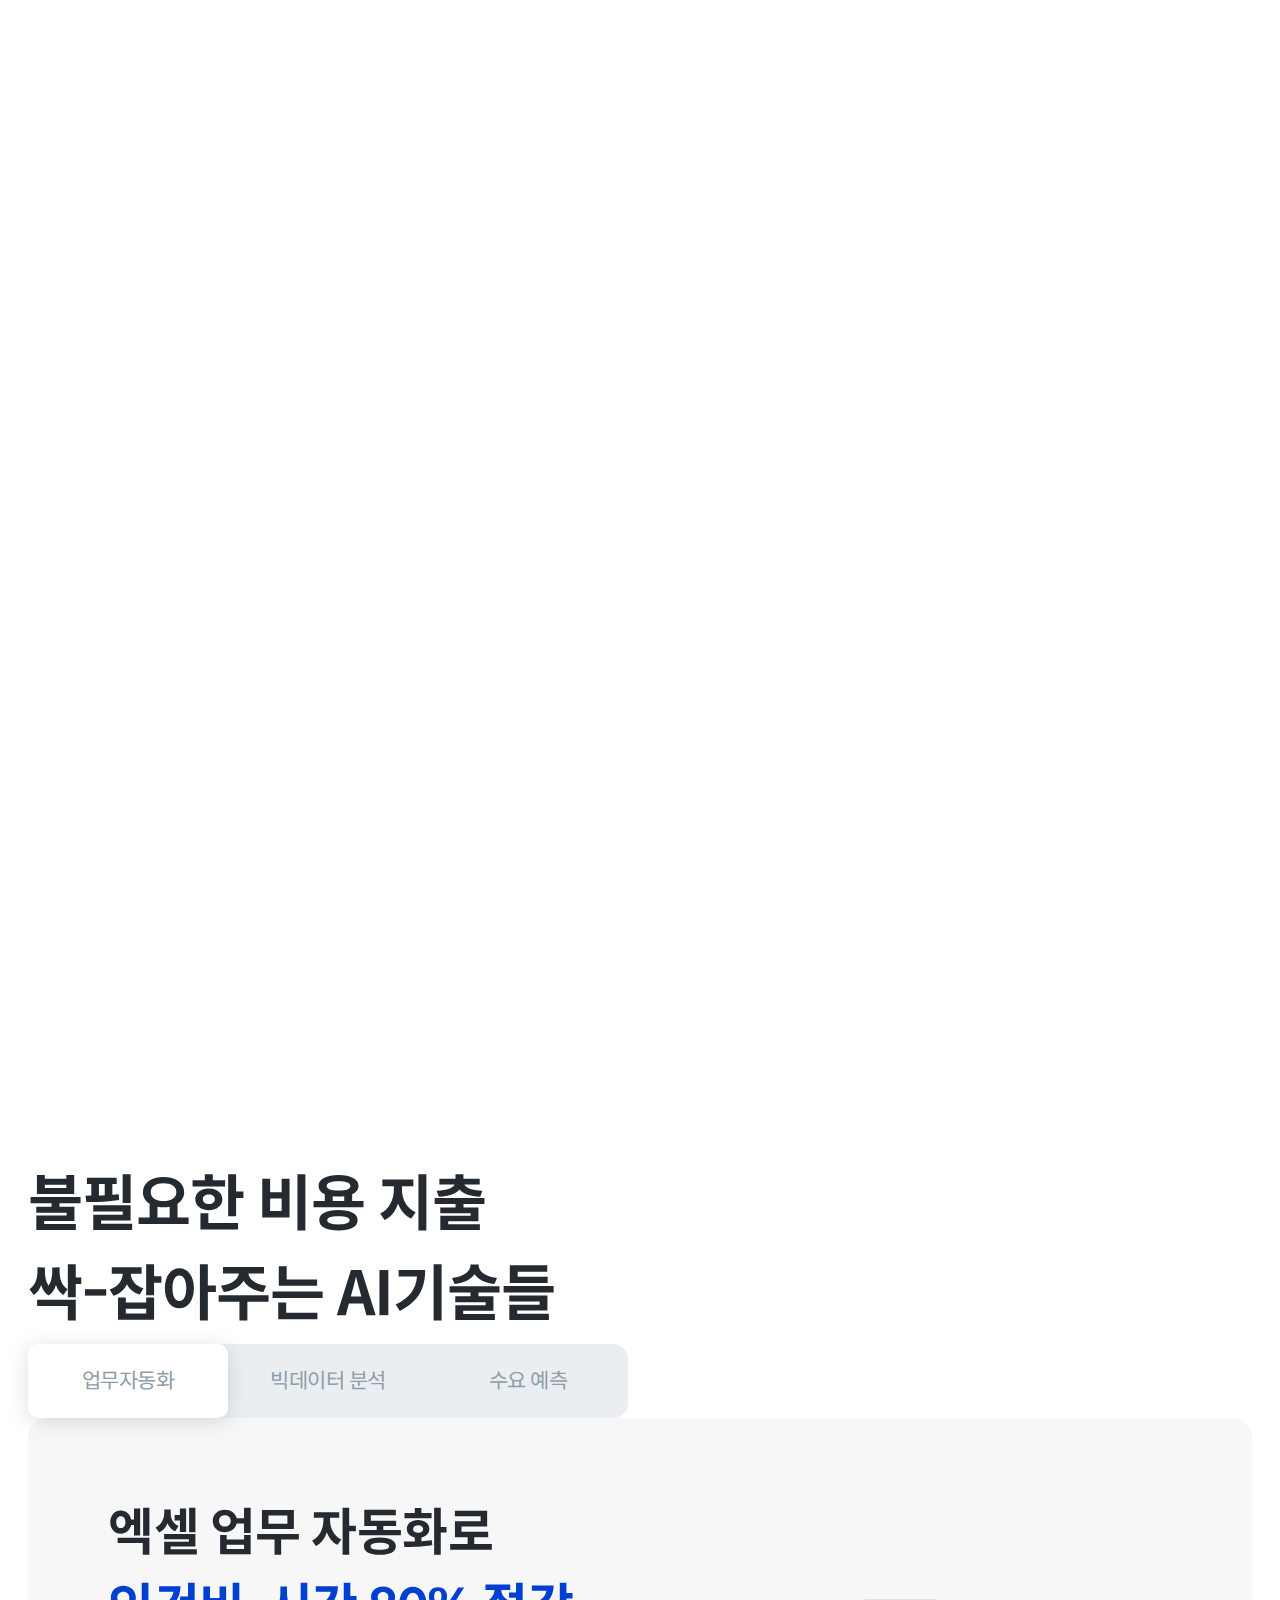
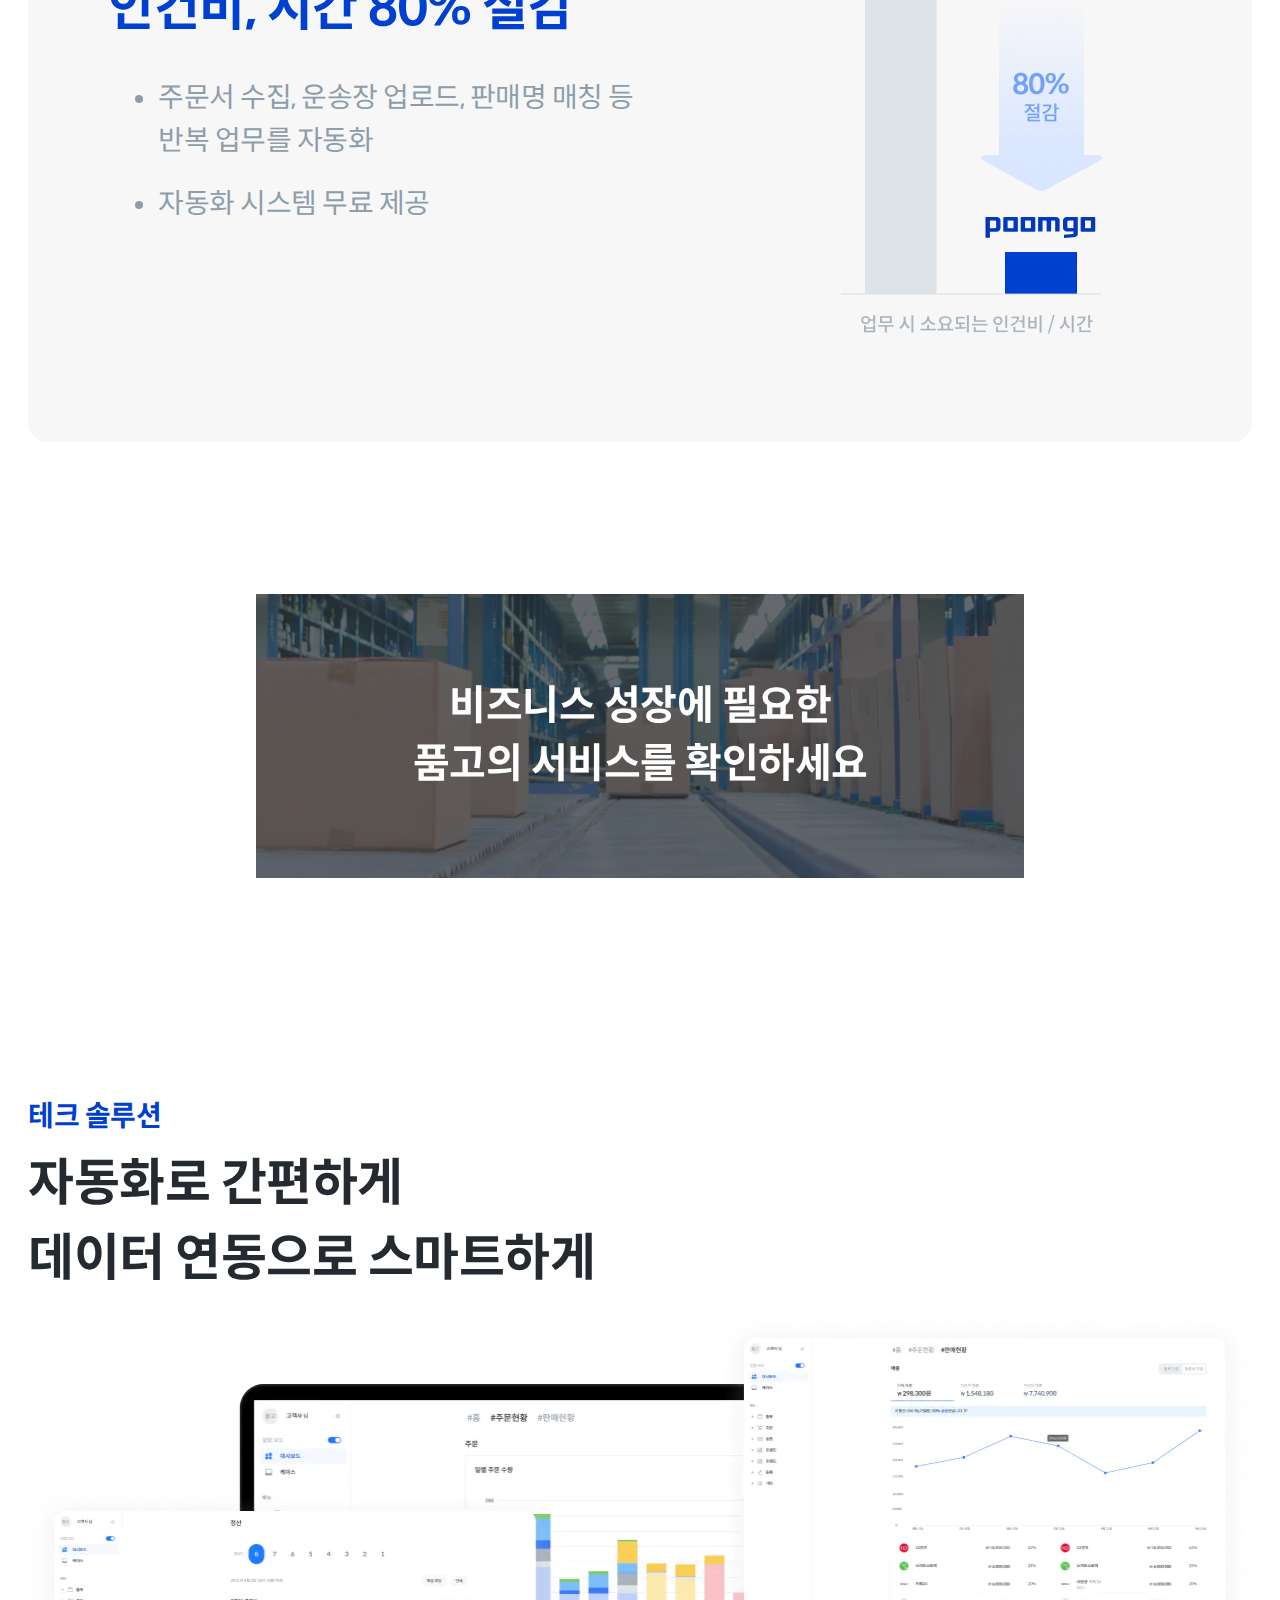
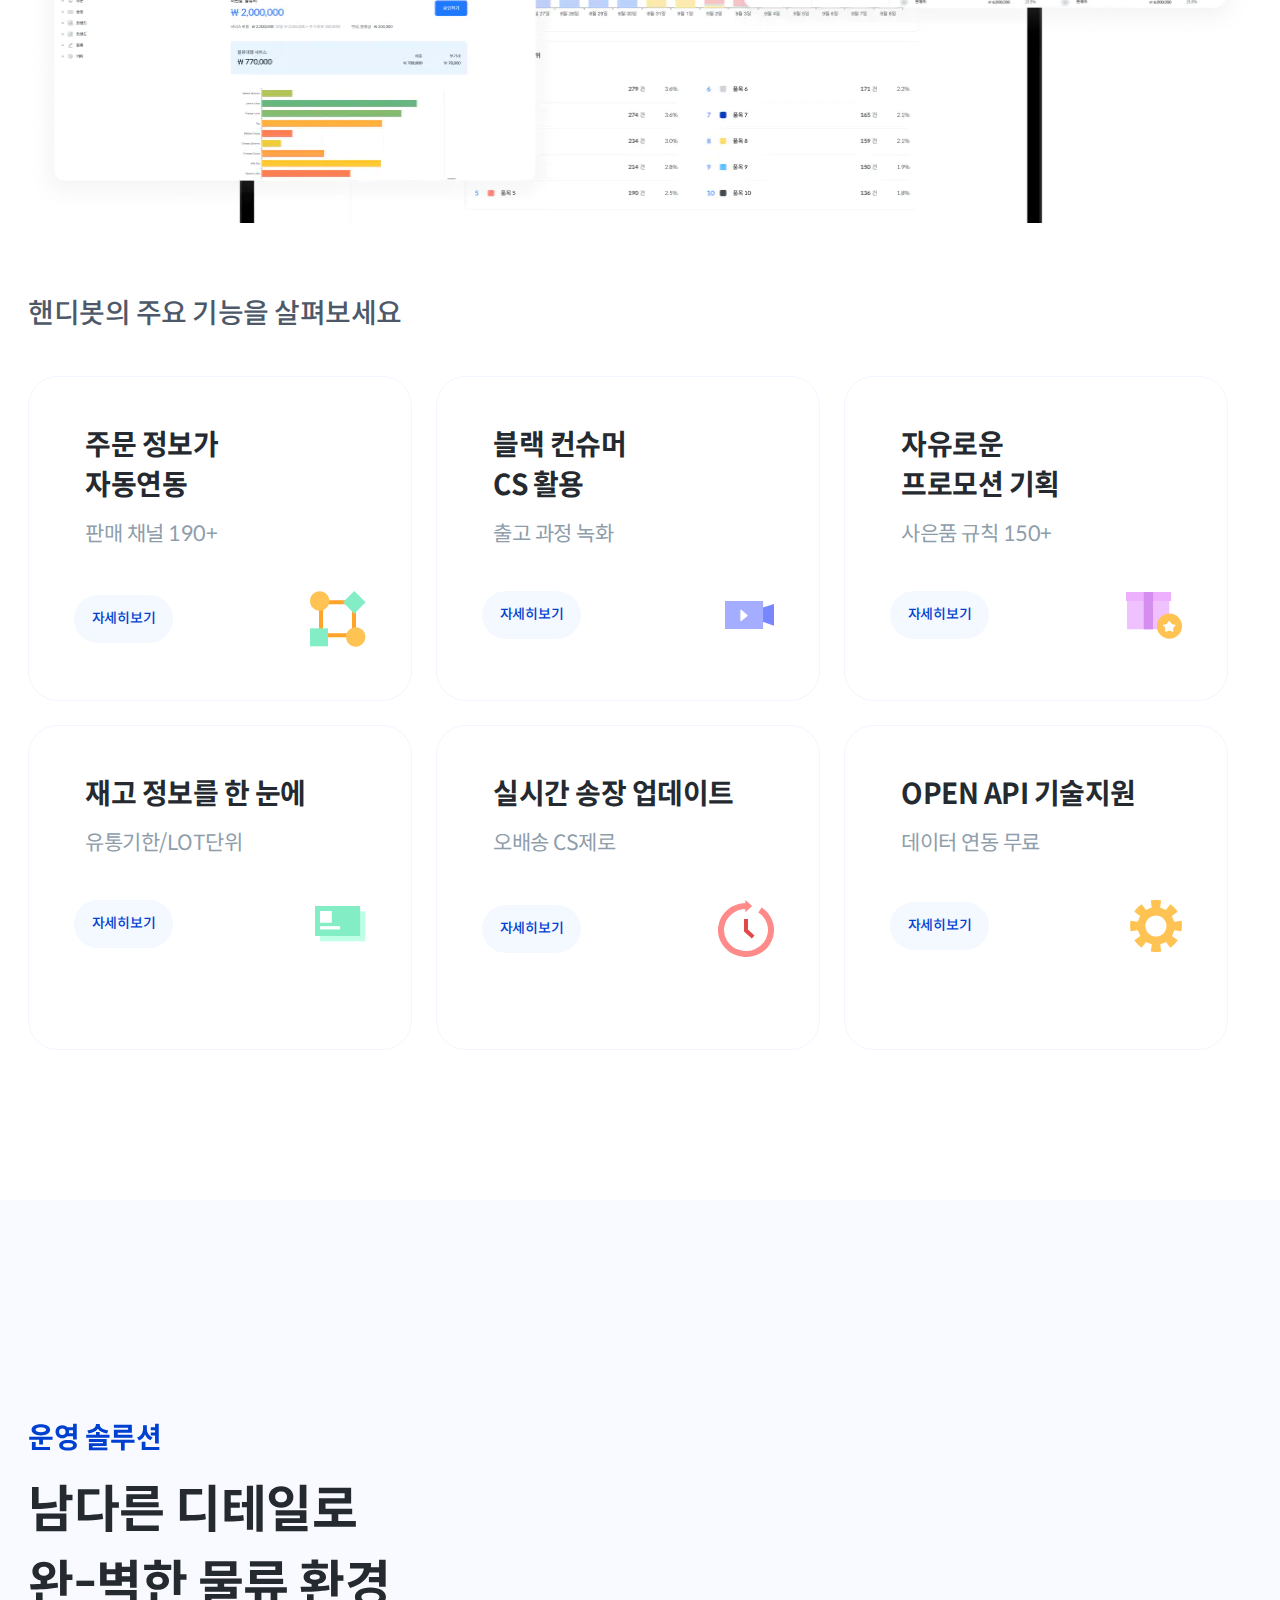
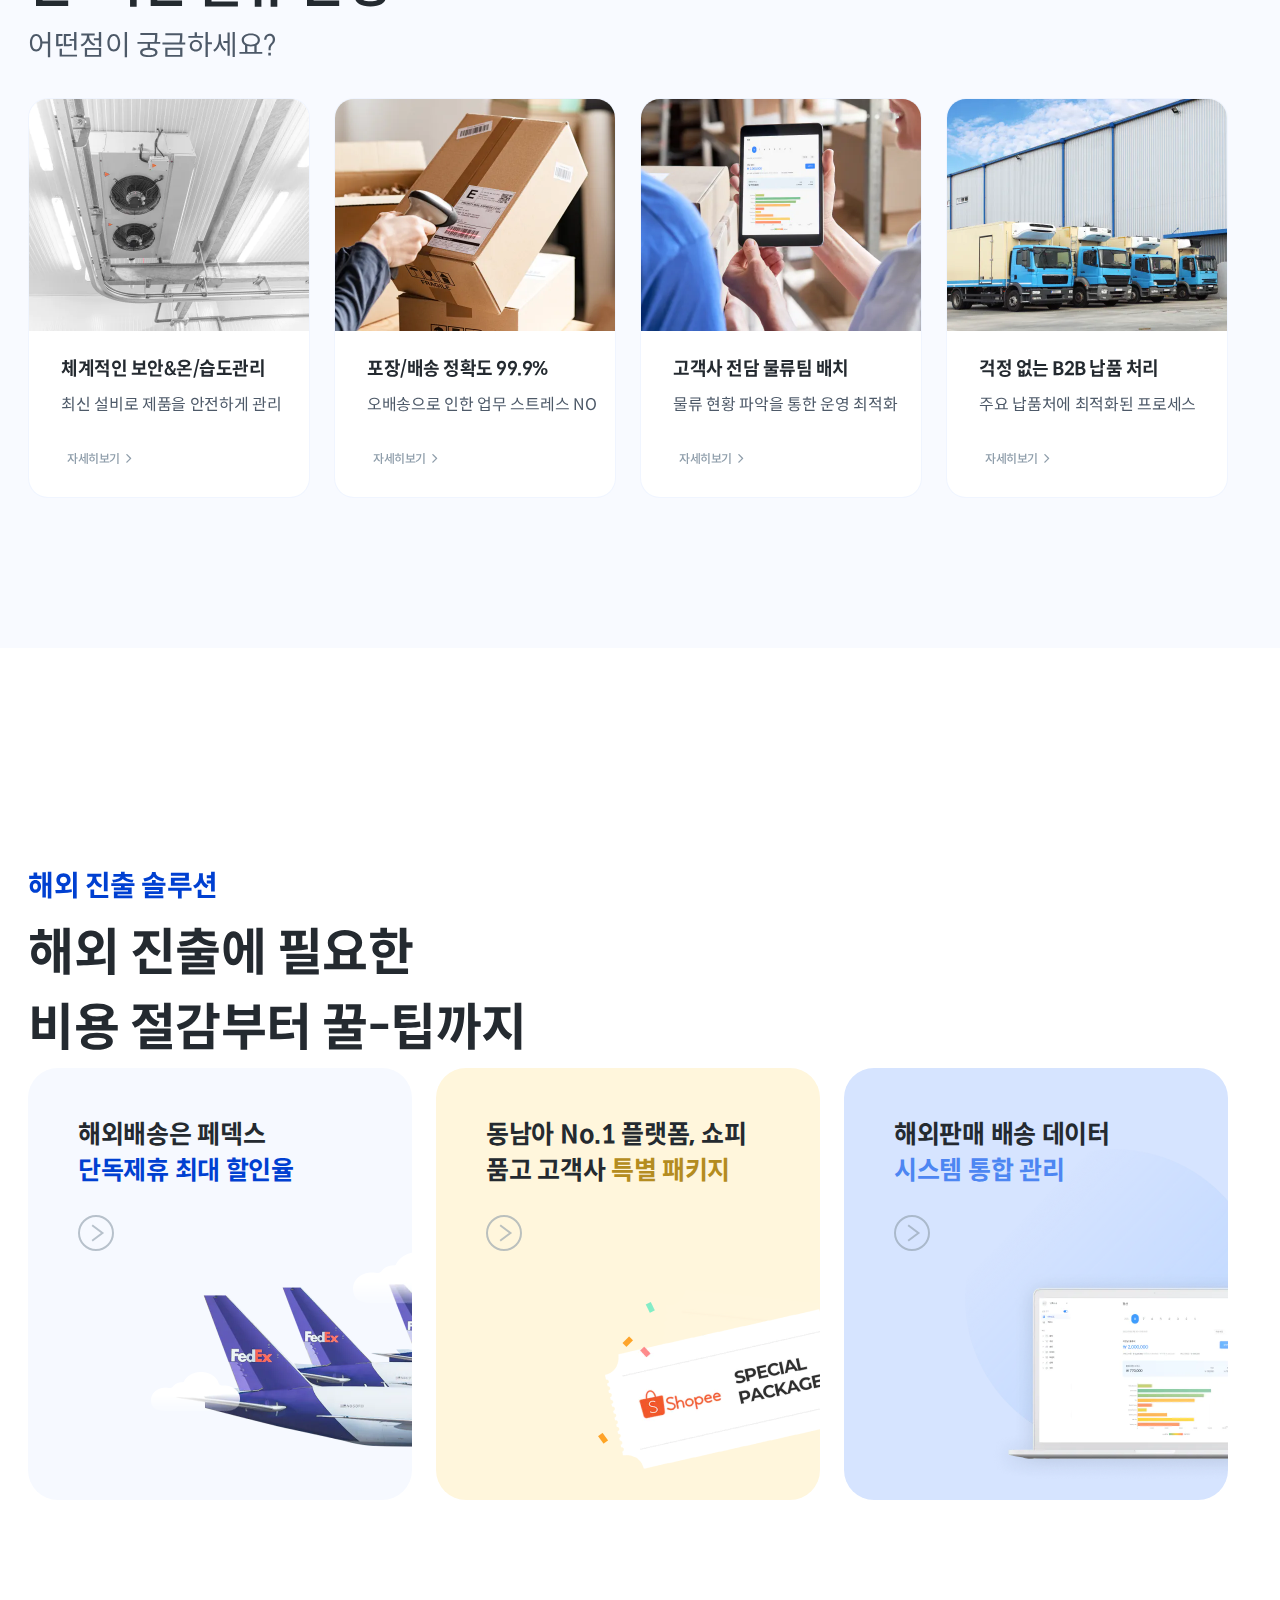
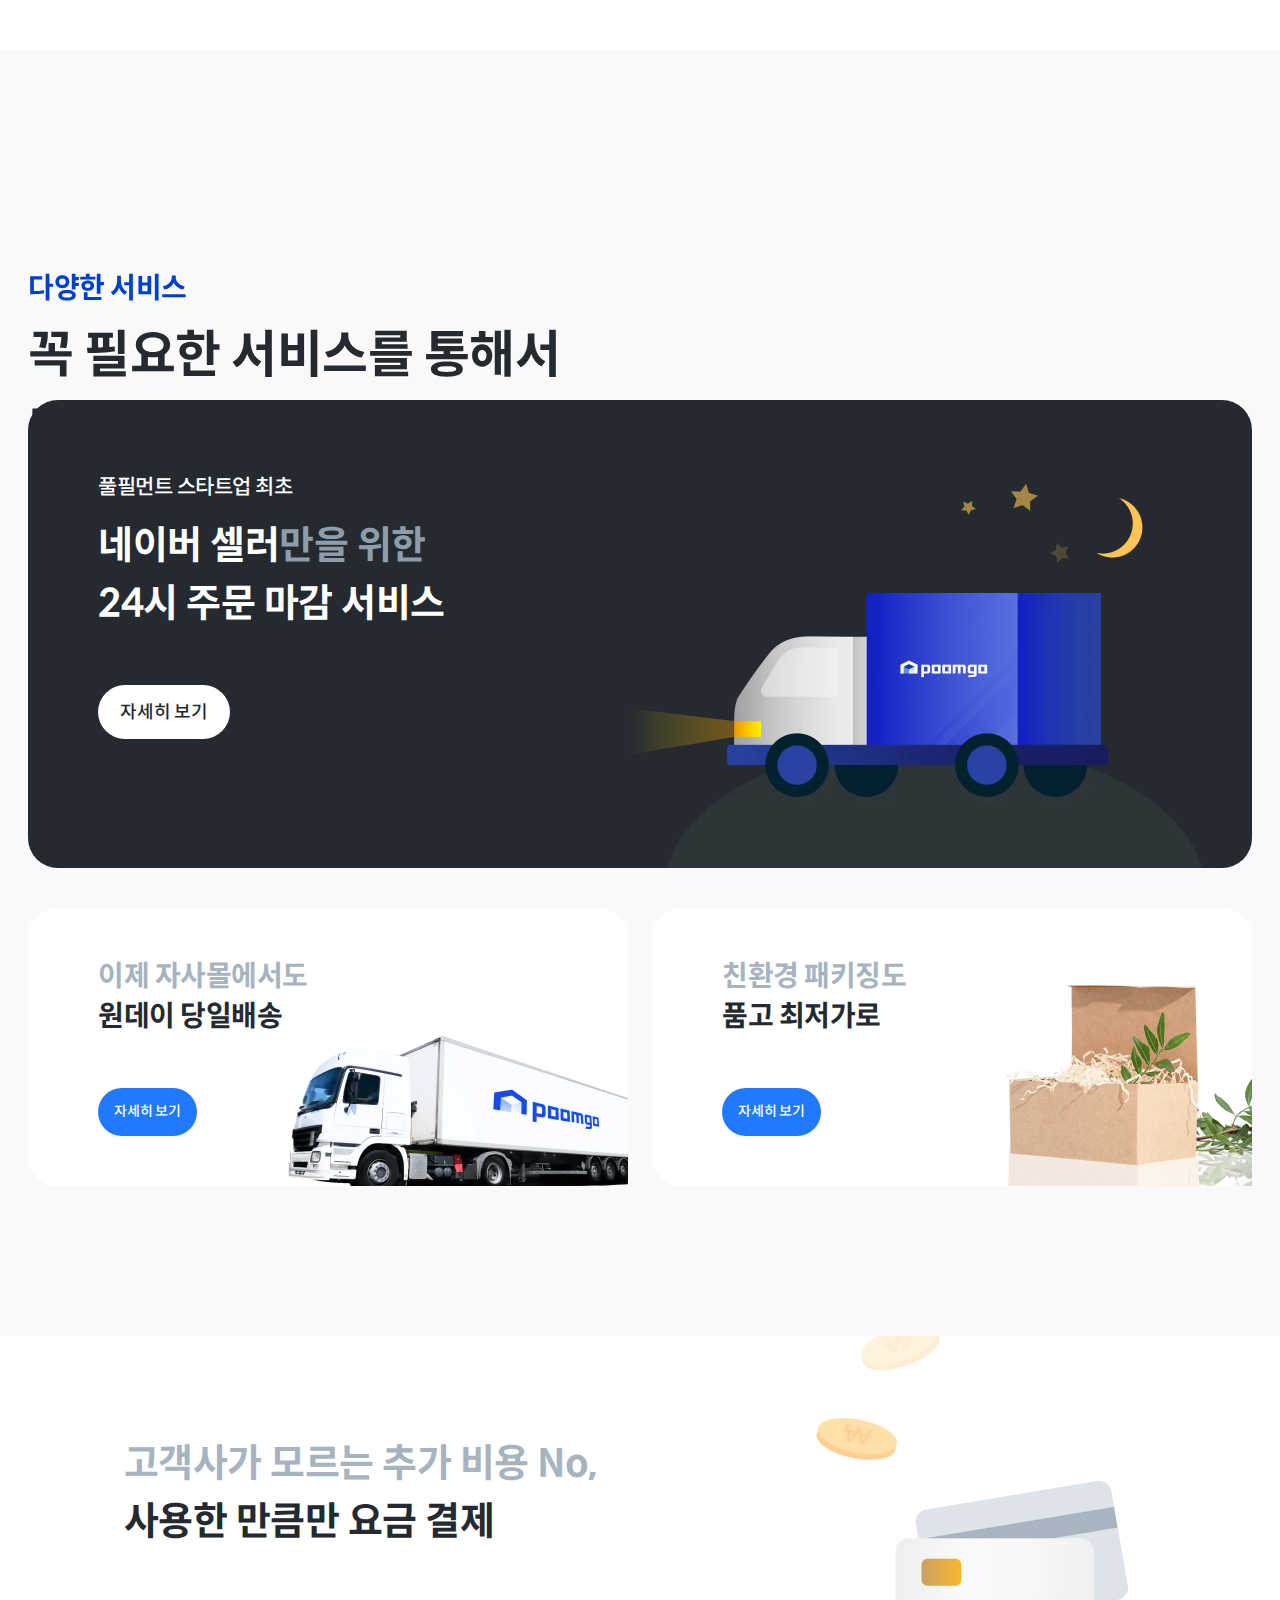
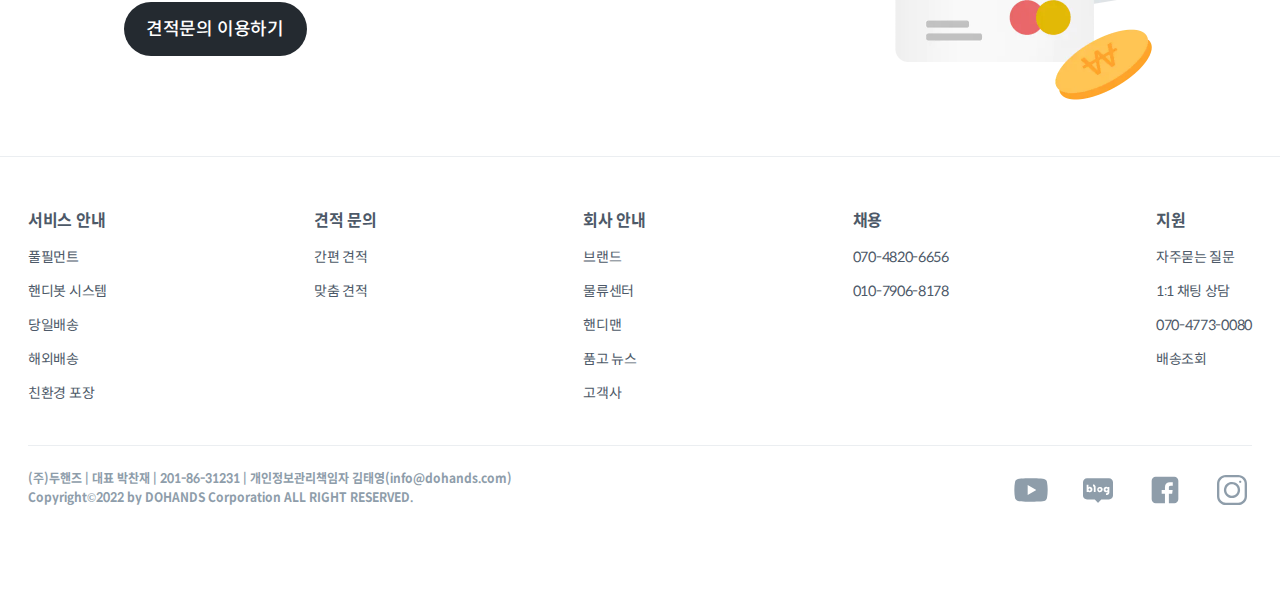
<file: works/04/index.html>
<!DOCTYPE html>
<html lang="en">
<head>
    <meta charset="UTF-8">
    <meta http-equiv="X-UA-Compatible" content="IE=edge">
    <meta name="viewport" content="width=device-width, initial-scale=1.0">
    <title>이커머스 맞춤형 AI 풀필먼트, 품고</title>
    <link  rel= "shortcut icon"  href= "./img/favicon.ico"  type= "image/x-icon" > 
    <link rel="stylesheet" href="https://cdnjs.cloudflare.com/ajax/libs/font-awesome/6.0.0/css/all.min.css" integrity="sha512-9usAa10IRO0HhonpyAIVpjrylPvoDwiPUiKdWk5t3PyolY1cOd4DSE0Ga+ri4AuTroPR5aQvXU9xC6qOPnzFeg==" crossorigin="anonymous" referrerpolicy="no-referrer" />
    <link rel="stylesheet" href="./css/layout.css">
    <link rel="stylesheet" href="./css/main.css">
</head>
<body>
    <header>
        <div class="inner">
            <h1 class="logo"><a href=""><span class="blind">poomgo로고</span></a></h1>
            <div class="nav_area">
                <ul class="gnb_area">
                    <li>
                        <a href="">서비스안내</a>
                        <ul class="sub_menu">
                            <li><a href="">풀필먼트</a></li>
                            <li><a href="">핸디봇 시스템</a></li>
                            <li><a href="">해외배송</a></li>
                            <li><a href="">당일배송</a></li>
                            <li><a href="">친환경 포장</a></li>
                        </ul>
                    </li>
                    <li>
                        <a href="">회사소개</a>
                        <ul class="sub_menu">
                            <li><a href="">브랜드</a></li>
                            <li><a href="">물류센터</a></li>
                            <li><a href="">핸디맨</a></li>
                            <li><a href="">품고 뉴스</a></li>
                            <li><a href="">고객사</a></li>
                        </ul>
                    </li>
                    <li>
                        <a href="">채용</a>
                    </li>
                </ul>
                <a href="" class="link_contact">1분 견적 문의</a>
            </div>
        </div>
    </header>
    <main>
        <section class="sc_visual">
            <div class="main_img">
                <img src="./img/main_img.webp" alt="메인이미지">
                <div class="img_cover"></div>
            </div>
            <div class="inner">
                <p class="main_title">
                    <br>
                    풀필먼트 스타트업 최초
                    <br>
                    <span class="strong">24시 주문 마감</span>
                    <span class="strong">새벽에 출고해요!</span>
                </p>
                <a class="read_more">24시 마감 보러가기</a>
            </div>
            <div class="swiper slidetx">
                <div class="swiper-wrapper">
                    <div class="swiper-slide">
                        <div class="txtslide">
                            <img src="./img/icon1.png" alt="폭죽아이콘">
                            <span>두핸즈,시리즈B 126억 신규 투자 유치</span>
                            <button class="read_more">
                                자세히 보기<i class="fa-solid fa-chevron-right"></i>
                            </button>
                        </div>
                    </div>
                    <div class="swiper-slide">
                        <div class="txtslide">
                            <img src="./img/icon2.png" alt="사람아이콘">
                            <span>두핸즈,하나은행과 고객사 대출 상담지원 연계</span>
                            <button class="read_more">
                                자세히 보기<i class="fa-solid fa-chevron-right"></i>
                            </button>
                        </div>
                    </div>

                </div>
                <div class="btn_control">
                    <a href="" class="btn prev"><span class="blind">이전</span></a>
                    <div class="swiper-pagination"></div>
                    <a href="" class="btn next"><span class="blind">다음</span></a>
                </div>
            </div>
            </div>
        </section>
        <section class="sc_partner">
            <div class="tx_wrap">
                <h2>
                    품고와 함께 로켓 성장해 온 <br>
                    <em>1,000여 개</em>의 파트너사
                </h2>
                <p>초기 스타트업부터 예비 유니콘까지</p>
            </div>

            <div class="partner_wrap">
                <div class="partner_list pt_list01">
                    <img src="./img/partner1.webp" alt="파트너사 리스트">
                    <img src="./img/partner1.webp" alt="파트너사 리스트">
                </div>
                <div class="partner_list pt_list02">
                    <img src="./img/partner2.webp" alt="파트너사 리스트">
                    <img src="./img/partner2.webp" alt="파트너사 리스트">
                </div>
            </div>

            <a href="" class="partner_all">파트너사 전체보기</a>
        </section>
        <section class="sc_slide">
            <ul class="slide_wrap">
                <li class="slide_list list01">
                    <div class="img_wrap">
                        <img src="./img/slide01.webp" alt="전문가가 설계하는 맞춤형 물류 경험">
                    </div>
                    <div class="inner tx_wrap">
                        <p class="main_tx">높은 서비스 만족도</p>
                        <h2>
                            전문가가 설계하는<br>
                            맞춤형 물류 경험
                        </h2>
                    </div>
                </li>
                <li class="slide_list list02">
                    <div class="img_wrap">
                        <img src="./img/slide02.webp" alt="품고 컨설턴트 1:1전담배치">
                    </div>
                    <div class="inner tx_wrap">
                        <p class="round">맞춤형 물류 경험1</p>
                        <h2>
                            품고 컨설턴트<br>
                            1:1 전담 배치
                        </h2>
                        <ul>
                            <li>정확한 물류 현황 진단과 솔루션 제시</li>
                            <li>판매 계획을 반영한 재고 관리 체계 수립</li>
                        </ul>
                    </div>
                </li>
                <li class="slide_list list03">
                    <div class="img_wrap">
                        <img src="./img/slide03.webp" alt="30분 퀵스타트 온-보딩 서비스">
                    </div>
                    <div class="inner tx_wrap">
                        <p class="round">맞춤형 물류 경험2</p>
                        <h2>
                            30분 퀵스타트<br>
                            온-보딩 서비스
                        </h2>
                        <ul>
                            <li>누구나 쉽게, 친절한 교육 프로그램</li>
                            <li>초기 상품 등록, API 연동 원격 지원</li>
                        </ul>
                    </div>
                </li>
                <li class="slide_list list04">
                    <div class="img_wrap">
                        <img src="./img/slide04.webp" alt="파트너사 성장단계에 맞는 맞춤형 물류 서비스">
                    </div>
                    <div class="tx_wrap">
                        <p class="round">맞춤형 물류 경험3</p>
                        <h2>
                            파트너사 성장 단계에 맞는<br>
                            맞춤형 물류 서비스
                        </h2>
                        <ul>
                            <li>초기 스타트업이라면 부담 없이 최저가로 품고 라이트</li>
                            <li>
                                성장기 스타트업에게는 토탈 케어가 제공되는 품고 스탠다드
                                (B2C, B2B, 리패키징, 해외진출 등)
                            </li>
                        </ul>
                    </div>
                </li>
            </ul>
        </section>
        <section class="section sc_intro">
            <div class="inner">
                <div class="text_top">
                    <h2>
                        불필요한 비용 지출<br>
                        싹-잡아주는 AI기술들
                    </h2>
                </div>

                <div class="container">
                    <div class="tab_nav">
                        <a href="" data-target="#tab1">
                            <span class="tab_txt">업무자동화</span>
                        </a>
                        <a href="" data-target="#tab2">
                            <span class="tab_txt">
                                빅데이터 분석
                            </span>
                        </a>
                        <a href="" data-target="#tab3">
                            <span class="tab_txt">
                                수요 예측
                            </span>
                        </a>
                        <span class="tab_click"></span>
                    </div>
                    <div class="tab_cont">
                        <div id="tab1" class="tab on">
                            <div class="cont">
                                <h3>엑셀 업무 자동화로<br>
                                    <span>인건비, 시간 80% 절감</span>
                                </h3>
                                <ul>
                                    <li>주문서 수집, 운송장 업로드, 판매명 매칭 등<br>
                                        반복 업무를 자동화
                                    </li>
                                    <li>자동화 시스템 무료 제공</li>
                                </ul>
                            </div>
                            <div class="img_wrap">
                                <img src="./img/tab_img1.webp" alt="">
                            </div>
                        </div>
                        <div id="tab2" class="tab">
                            <div class="cont">
                                <h3>
                                    빅데이터 분석으로<br>
                                    <span>물류비 최대 32% 절감</span>
                                </h3>
                                <ul>
                                    <li>최신 자동화 설비와 시스템 매칭으로<br>
                                        실시간 데이터 분석 및 고도화된 풀필먼트 센터 운영
                                    </li>
                                    <li>AI 기반 최적화 기술로 최저가 서비스 제공<br>
                                        (작업 동선 최적화, 로케이션 최적화 등)</li>
                                </ul>
                            </div>
                            <div class="img_wrap">
                                <img src="./img/tab_img2.webp" alt="">
                            </div>
                        </div>
                        <div id="tab3" class="tab">
                            <div class="cont">
                                <h3>
                                    정확한 수요 예측으로<br>
                                    재고 비용 절감
                                </h3>
                                <ul>
                                    <li>
                                        SCM 통합 관리로 주문량 예측 및 효율적인 발주 시점 파악
                                    </li>
                                    <li>필요한 수량만 발주하여 초과 생산 방지</li>
                                    <li>안전재고 설정으로 품절 방지</li>
                                </ul>
                            </div>
                            <div class="img_wrap">
                                <img src="./img/tab_img3.webp" alt="">
                            </div>
                        </div>
    
                    </div>
                </div>
            </div>
          
        </section>
        <section class="sc_subbg">  
            <div class="tx_wrap">
                <p>비즈니스 성장에 필요한<br>품고의 서비스를 확인하세요
                </p>
            </div>
            <div class="whitebox left"></div>
            <div class="whitebox right"></div>
        </section>
        <section class="section sc_databot">
            <div class="inner">
                <div class="text_top">
                    <h2 class="title">테크 솔루션</h2>
                    <p class="desc">
                        자동화로 간편하게<br> 데이터 연동으로 스마트하게
                    </p>
                </div>
 
                <div class="img_wrap">
                    <img src="./img/databot_mainimg.webp" alt="">
                </div>
                <h3>
                    핸디봇의 주요 기능을 살펴보세요
                </h3>
                <ul class="skill_list">
                    <li>
                        <h4>
                            주문 정보가<br>
                            자동연동
                        </h4>
                        <p>판매 채널 190+</p>
                        <div class="more_wrap">
                            <button class="read_more">자세히보기</button>
                            <div class="icon">
                                <img src="./img/dataicon1.svg" alt="">
                            </div>
                        </div>
                    </li>
                    <li>
                        <h4>
                            블랙 컨슈머<br>
                            CS 활용
                        </h4>
                        <p>출고 과정 녹화</p>
                        <div class="more_wrap">
                            <button class="read_more">자세히보기</button>
                            <div class="icon">
                                <img src="./img/dataicon2.svg" alt="">
                            </div>
                        </div>
                    </li>
                    <li>
                        <h4>
                            자유로운<br>
                            프로모션 기획
                        </h4>
                        <p>사은품 규칙 150+</p>
                        <div class="more_wrap">
                            <button class="read_more">자세히보기</button>
                            <div class="icon">
                                <img src="./img/dataicon3.svg" alt="">
                            </div>
                        </div>
                    </li>
                </ul>
                <ul class="skill_list">
                    <li>
                        <h4>
                            재고 정보를
                            한 눈에
                        </h4>
                        <p>유통기한/LOT단위</p>
                        <div class="more_wrap">
                            <button class="read_more">자세히보기</button>
                            <div class="icon">
                                <img src="./img/dataicon4.svg" alt="">
                            </div>
                        </div>
                    </li>
                    <li>
                        <h4>
                            실시간 송장
                            업데이트
                        </h4>
                        <p>오배송 CS제로</p>
                        <div class="more_wrap">
                            <button class="read_more">자세히보기</button>
                            <div class="icon">
                                <img src="./img/dataicon5.svg" alt="">
                            </div>
                        </div>
                    </li>
                    <li>
                        <h4>
                            OPEN API
                            기술지원
                        </h4>
                        <p>데이터 연동 무료</p>
                        <div class="more_wrap">
                            <button class="read_more">자세히보기</button>
                            <div class="icon">
                                <img src="./img/dataicon6.svg" alt="">
                            </div>
                        </div>
                    </li>
                </ul>
            </div>
        </section>
        <section class="section sc_operation">
            <div class="inner">
                <div class="text_top">
                    <h2 class="title">운영 솔루션</h2>
                    <p class="desc">남다른 디테일로<br>
                        완-벽한 물류 환경
                    </p>
                </div>

                <h3>어떤점이 궁금하세요?</h3>
                <ul>
                    <li>
                        <a href="">
                            <div class="img_wrap">
                                <img src="./img/operimg1.webp" alt="">
                            </div>
                            <div class="tx_wrap">
                                <h4>체계적인 보안&온/습도관리</h4>
                                <p>최신 설비로 제품을 안전하게 관리</p>
                                <button>자세히보기<i class="fa-solid fa-chevron-right"></i></button>
                            </div>
                        </a>
                    </li>
                    <li>
                        <a href="">
                            <div class="img_wrap">
                                <img src="./img/operimg2.webp" alt="">
                            </div>
                            <div class="tx_wrap">
                                <h4>포장/배송 정확도 99.9%</h4>
                                <p>오배송으로 인한 업무 스트레스 NO</p>
                                <button>자세히보기<i class="fa-solid fa-chevron-right"></i></button>
                            </div>
                        </a>
                    </li>
                    <li>
                        <a href="">
                            <div class="img_wrap">
                                <img src="./img/operimg3.webp" alt="">
                            </div>
                            <div class="tx_wrap">
                                <h4>고객사 전담 물류팀 배치</h4>
                                <p>물류 현황 파악을 통한 운영 최적화</p>
                                <button>자세히보기<i class="fa-solid fa-chevron-right"></i></button>
                            </div>
                        </a>
                    </li>
                    <li>
                        <a href="">
                            <div class="img_wrap">
                                <img src="./img/operimg4.webp" alt="">
                            </div>
                            <div class="tx_wrap">
                                <h4>걱정 없는 B2B 납품 처리</h4>
                                <p>주요 납품처에 최적화된 프로세스</p>
                                <button>자세히보기<i class="fa-solid fa-chevron-right"></i></button>
                            </div>
                        </a>
                    </li>
                </ul>
            </div>

        </section>
        <section class="section sc_solution">
            <div class="inner">
                <div class="text_top">
                    <h2 class="title">해외 진출 솔루션</h2>
                    <p class="desc">해외 진출에 필요한<br>
                        비용 절감부터 꿀-팁까지
                    </p>
                </div>

                <ul class="solution_wrap">
                    <li class="solution_list solution01">
                        <p>
                            해외배송은 페덱스<br>
                            <span>단독제휴 최대 할인율</span>
                        </p>
                        <div class="arrow">
                            <img src="./img/arrow.svg" alt="">
                        </div>
                        <div class="img_wrap">
                            <img src="./img/solution01.webp" alt="">
                        </div>
                        <div class="hover">
                            <ul>
                                <li>배송에 맞는 컨설팅 가이드,<br>
                                    운송사 추천
                                </li>
                                <li>배송 국가/지역에 최적화된 운송료</li>
                                <li>해외배송 CS 처리도<br>전담 매니저 응대</li>
                            </ul>
                            <a href="" class="read_more">자세히보기</a>
                        </div>
                    </li>
                    <li class="solution_list solution02">
                        <p>
                            동남아 No.1 플랫폼, 쇼피<br>
                            품고 고객사 <span>특별 패키지</span>
                        </p>
                        <div class="arrow">
                            <img src="./img/arrow.svg" alt="">
                        </div>
                        <div class="img_wrap">
                            <img src="./img/solution02.webp" alt="">
                        </div>
                        <div class="hover">
                            <ul>
                                <li>품고 고객사 전담 쇼피 매니저의 <br> 1:1케어
                                </li>
                                <li>품고 고객사 대상 <br> 패스트 트랙 입점</li>
                                <li>판매 지원/활성화를 위한 <br> 무료 웨비나</li>
                            </ul>
                            <a href="" class="read_more">자세히보기</a>
                        </div>
                    </li>
                    <li class="solution_list solution03">
                        <p>
                            해외판매 배송 데이터<br>
                            <span>시스템 통합 관리</span>
                        </p>
                        <div class="arrow">
                            <img src="./img/arrow.svg" alt="">
                        </div>
                        <div class="img_wrap">
                            <img src="./img/solution03.webp" alt="">
                        </div>
                        <div class="hover">
                            <ul>
                                <li>
                                    모든 해외 배송의 송장을 <br> 한 곳에서 추적 가능
                                </li>
                            </ul>
                            <a href="" class="read_more">자세히보기</a>
                        </div>
                    </li>
                    
                </ul>
            </div>
        </section>
        <section class="section sc_service">
            <div class="inner">
                <div class="text_top">
                    <h2 class="title">다양한 서비스</h2>
                    <p class="desc">
                        꼭 필요한 서비스를 통해서<br>비즈니스를 확장하세요
                    </p>
                </div>

                <div class="service01">
                    <div class="tx_wrap">
                        <h3>풀필먼트 스타트업 최초</h3>
                        <p>
                            네이버 셀러<span>만을 위한</span><br>
                            24시 주문 마감 서비스
                        </p>
                        <button class="read_more">자세히 보기</button>
                    </div>
                    <div class="img_wrap">
                        <img src="./img/service01.webp" alt="">
                    </div>
                </div>
                <div class="service_list">
                    <div class="service02">
                        <div class="tx_wrap">
                            <p>
                                이제 자사몰에서도<br>
                                <span>원데이 당일배송</span>
                            </p>
                            <button class="read_more">자세히 보기</button>
                        </div>
                        <div class="img_wrap">
                            <img src="./img/service02.webp" alt="">
                        </div>
                    </div>
                    <div class="service02">
                        <div class="tx_wrap">
                            <p>
                                친환경 패키징도<br>
                                <span>품고 최저가로</span>
                            </p>
                            <button class="read_more">자세히 보기</button>
                        </div>
                        <div class="img_wrap">
                            <img src="./img/service03.webp" alt="">
                        </div>
                    </div>
                </div>
            </div>
        </section>
        <section class="sc_inquiry">
            <div class="inner">
                <div class="tx_wrap">
                    <h3>
                       고객사가 모르는 추가 비용 No,<br>
                       <span>사용한 만큼만 요금 결제</span>
                    </h3>
                    <button class="read_more">
                        견적문의 이용하기
                    </button>
                </div>
                <div class="img_wrap">
                    <img src="./img/inquiryimg.webp" alt="">
                </div>
            </div>

        </section>
    </main>
    <footer>
        <div class="inner">
            <ul>
                <li>서비스 안내</li>
                <li><a href="">풀필먼트</a></li>
                <li><a href="">핸디봇 시스템</a></li>
                <li><a href="">당일배송</a></li>
                <li><a href="">해외배송</a></li>
                <li><a href="">친환경 포장</a></li>
            </ul>
            <ul>
                <li>견적 문의</li>
                <li><a href="">간편 견적</a></li>
                <li><a href="">맞춤 견적</a></li>
            </ul>
            <ul>
                <li>회사 안내</li>
                <li><a href="">브랜드</a></li>
                <li><a href="">물류센터</a></li>
                <li><a href="">핸디맨</a></li>
                <li><a href="">품고 뉴스</a></li>
                <li><a href="">고객사</a></li>
            </ul>
            <ul>
                <li>채용</li>
                <li><a href="">070-4820-6656</a></li>
                <li><a href="">010-7906-8178</a></li>

            </ul>
            <ul>
                <li>지원</li>
                <li><a href="">자주묻는 질문</a></li>
                <li><a href="">1:1 채팅 상담</a></li>
                <li><a href="">070-4773-0080</a></li>
                <li><a href="">배송조회</a></li>
            </ul>
        </div>
        
        <div class="addr_wrap">
            <address>
                <p>
                    (주)두핸즈 | 대표 박찬재 | 201-86-31231 | 개인정보관리책임자 김태영(info@dohands.com)
                </p>
                <p>Copyright©2022 by DOHANDS Corporation ALL RIGHT RESERVED.</p>
            </address>
            <div class="sns">
                <a href="" class="link_youtube"><img src="./img/youtube.svg" alt=""></a>
                <a href="" class="link_blog"><img src="./img/blog.svg" alt=""></a>
                <a href="" class="link_facebook"><img src="./img/facebook.svg" alt=""></a>
                <a href="" class="link_instagram"><img src="./img/instagram.svg" alt=""></a>
            </div>
        </div>
    </footer>
    <!-- <a href="" class="top"></a> -->
    <script src="./js/jquery-3.6.0.min.js"></script>
    <script src="./js/script.js"></script>
    <script src="https://unpkg.com/swiper/swiper-bundle.min.js"></script>
    <script src="./js/gsap.min.js"></script>
    <script src="./js/ScrollTrigger.min.js"></script>
</body>
</html>
</file>
<file: works/01/css/main.css>
.sc_main {
  height: 350px;
  overflow: hidden;
  display: flex;
  justify-content: space-between;
}
.sc_main .slide_wrap {
  width: 770px;
  height: 350px;
  margin-left: 80px;
  position: relative;
}
.sc_main .slide_wrap .slide {
  position: absolute;
  top: 0;
  left: 0;
}
.sc_main .slide_wrap .slide h3 {
  position: absolute;
  left: -80px;
  width: 80px;
  height: 180px;
  text-align: center;
  font-size: 14px;
  font-weight: 600;
  background-color: #d2e1e9;
  color: #333;
}
.sc_main .slide_wrap .slide h3 a {
  display: block;
  height: 100%;
  padding-top: 50px;
  box-sizing: border-box;
}
.sc_main .slide_wrap .slide h3 a i {
  display: block;
  width: 50px;
  height: 50px;
  margin: 0 auto 10px;
  background-color: #fff;
  border-radius: 50%;
}
.sc_main .slide_wrap .slide h3.titletop {
  top: 0;
}
.sc_main .slide_wrap .slide h3.titletop i {
  background-position: 0 0;
}
.sc_main .slide_wrap .slide h3.titlebt {
  top: 180px;
}
.sc_main .slide_wrap .slide h3.titlebt i {
  background-position: -50px 0px;
}
.sc_main .slide_wrap .slide.on h3 {
  background-color: #0158a8;
}
.sc_main .slide_wrap .slide.on h3::after {
  content: " ";
  position: absolute;
  z-index: 10;
  left: 99%;
  top: 50%;
  width: 0;
  height: 0;
  border-style: solid;
  border-width: 25px 0 25px 32px;
  border-color: transparent #0158a8;
  margin-top: -25px;
}
.sc_main .slide_wrap .slide.on h3 a {
  color: #fff;
}
.sc_main .slide_wrap .slide.on .swiper {
  display: block;
}
.sc_main .slide_wrap .slide .swiper {
  width: 690px;
  height: 350px;
  display: none;
}
.sc_main .slide_wrap .slide .swiper .swiper-wrapper {
  display: flex;
}
.sc_main .slide_wrap .slide .swiper .btn_control {
  position: absolute;
  right: 3px;
  bottom: 4px;
  width: 110px;
  height: 32px;
  z-index: 11;
}
.sc_main .slide_wrap .slide .swiper .btn_control a {
  position: absolute;
  width: 18px;
  height: 18px;
  top: 55%;
  transform: translateY(-50%);
  display: block;
  z-index: 11;
}
.sc_main .slide_wrap .slide .swiper .btn_control a.prev {
  left: 45px;
  background-position: -241px -285px;
}
.sc_main .slide_wrap .slide .swiper .btn_control a.next {
  right: 6px;
  background-position: -256px -285px;
}
.sc_main .slide_wrap .slide .swiper .btn_control a.stop {
  right: 25px;
  background-position: -285px -285px;
}
.sc_main .slide_wrap .slide .swiper .btn_control a.play {
  display: none;
  right: 21px;
  background-position: -269px -285px;
}
.sc_main .slide_wrap .slide .swiper .btn_control .swiper-pagination {
  position: absolute;
  left: 0;
  top: 50%;
  transform: translateY(-50%);
  display: inline-block;
  color: #fff;
  font-size: 12px;
  width: auto;
}
.sc_main .slide_wrap .slide .swiper .btn_control .swiper-pagination::after {
  content: "";
  position: absolute;
  top: -7px;
  right: -13px;
  width: 1px;
  height: 24px;
  background: rgba(255, 255, 255, 0.5);
}
.sc_main .slide_wrap .slide .swiper .swiper-slide {
  width: 100%;
  position: relative;
  overflow: hidden;
}
.sc_main .slide_wrap .slide .swiper .swiper-slide a {
  height: 100%;
  display: block;
}
.sc_main .slide_wrap .slide .swiper .swiper-slide figure {
  width: 100%;
  height: 100%;
  position: relative;
}
.sc_main .slide_wrap .slide .swiper .swiper-slide figure img {
  max-width: 100%;
  -o-object-fit: cover;
     object-fit: cover;
}
.sc_main .slide_wrap .slide .swiper .swiper-slide figure figcaption {
  position: absolute;
  left: 0;
  bottom: 0px;
  height: 40px;
  width: 100%;
  line-height: 40px;
  padding-left: 10px;
  padding-right: 122px;
  background-color: rgba(0, 0, 0, 0.7);
  color: #fff;
  overflow: hidden;
  white-space: nowrap;
  text-overflow: ellipsis;
  font-size: 14px;
}
.sc_main .banner {
  width: 360px;
  height: 350px;
}
.sc_main .banner .cont_wrap {
  position: relative;
}
.sc_main .banner .cont_wrap img {
  width: 100%;
  height: 214px;
}
.sc_main .banner .cont_wrap a {
  width: 100%;
  position: absolute;
  height: 109px;
}
.sc_main .banner .cont_wrap a .date {
  position: absolute;
  top: 11px;
  right: 20px;
  font-size: 12px;
  font-weight: 700;
}
.sc_main .banner .cont_wrap .corona_area {
  left: 0;
  top: 0;
}
.sc_main .banner .cont_wrap .corona_area span {
  position: absolute;
  top: 69px;
  display: inline-block;
  height: 26px;
  min-width: 47px;
  color: #fff;
  font-size: 26px;
  text-align: center;
  font-weight: 600;
  letter-spacing: -0.09em;
}
.sc_main .banner .cont_wrap .corona_area span.new_number {
  left: 17%;
}
.sc_main .banner .cont_wrap .corona_area span.cum_number {
  right: 13%;
}
.sc_main .banner .cont_wrap .vaccine {
  left: 0;
  top: 109px;
}
.sc_main .banner .cont_wrap .vaccine span {
  position: absolute;
  top: 60px;
  width: 70px;
  height: 40px;
  line-height: 40px;
  min-width: 47px;
  color: #fff;
  display: inline-block;
  text-align: center;
  font-weight: 600;
}
.sc_main .banner .cont_wrap .vaccine span.percent1 {
  left: 7%;
}
.sc_main .banner .cont_wrap .vaccine span.percent2 {
  left: 29%;
}
.sc_main .banner .cont_wrap .vaccine span.percent3 {
  left: 52%;
}
.sc_main .banner .cont_wrap .vaccine span.percent4 {
  left: 75%;
}
.sc_main .banner .seoul_wrap {
  margin-top: 7px;
  position: relative;
}
.sc_main .banner .seoul_wrap a {
  position: absolute;
  bottom: 15px;
  display: block;
  width: 100px;
  height: 30px;
}
.sc_main .banner .seoul_wrap a.bannerbtn1 {
  left: 15px;
  background: url("../img/banner_btn1.png") center/100% no-repeat;
}
.sc_main .banner .seoul_wrap a.bannerbtn2 {
  left: 120px;
  background: url("../img/banner_btn2.png") center/100% no-repeat;
}

.section h2 {
  padding: 0 0 20px 0;
  font-size: 24px;
  font-weight: 700;
}

.sc_service {
  padding: 50px 0 0;
  position: relative;
}
.sc_service h2 {
  margin-bottom: 20px;
  padding-bottom: 10px;
  border-bottom: 1px solid #dbdbdb;
}
.sc_service .service_btn {
  width: 112px;
  height: 29px;
  border: 1px solid #ddd;
  box-sizing: border-box;
  display: block;
  font-size: 15px;
  position: absolute;
  right: 0;
  top: 43px;
  padding-left: 13px;
  line-height: 28px;
  background: url("../img/arrow.png") no-repeat right 13px top 50%;
}
.sc_service ul {
  display: flex;
  justify-content: space-between;
  padding: 0 10px;
}
.sc_service ul li {
  height: 90px;
  text-align: center;
}
.sc_service ul li a {
  display: block;
  width: 100%;
  height: 100%;
  text-align: center;
  font-size: 15px;
}
.sc_service ul li .icon_service {
  display: block;
  width: 60px;
  height: 60px;
  margin: 0 auto 10px;
}
.sc_service ul li.service .icon_service {
  background-position: -360px 0;
}
.sc_service ul li.complaint .icon_service {
  background-position: 0 0;
}
.sc_service ul li.work .icon_service {
  background-position: -120px 0;
}
.sc_service ul li.realty .icon_service {
  background-position: -300px 0;
}
.sc_service ul li.study .icon_service {
  background-position: -180px 0;
}
.sc_service ul li.welfare .icon_service {
  background-position: -960px 0;
}
.sc_service ul li.house .icon_service {
  background-position: -780px 0;
}
.sc_service ul li.town .icon_service {
  background-position: -840px 0;
}
.sc_service ul li.midieo .icon_service {
  background-position: -1020px 0;
}
.sc_service ul li.manual .icon_service {
  background-position: -1080px 0;
}
.sc_service ul li.council .icon_service {
  background-position: -600px 0;
}

.sc_guide {
  margin-top: 35px;
  background: #eff4f8;
}
.sc_guide ul {
  display: flex;
}
.sc_guide ul li {
  width: 288px;
  padding: 20px 0;
  position: relative;
}
.sc_guide ul li a {
  display: block;
  height: 100%;
}
.sc_guide ul li::before {
  content: "";
  position: absolute;
  top: 50%;
  transform: translateY(-50%);
  left: 0px;
  width: 1px;
  height: 60px;
  background: #dbdbdb;
}
.sc_guide ul li:first-child::before {
  display: none;
}

.sc_board {
  padding: 50px 0 50px;
  border-bottom: 2px solid #222222;
  display: flex;
}
.sc_board .board {
  width: 360px;
  margin-right: 36px;
  position: relative;
}
.sc_board .board h2 {
  margin-bottom: 10px;
  padding-bottom: 10px;
  border-bottom: 2px solid #dbdbdb;
}
.sc_board .board .more_btn {
  position: absolute;
  right: 0;
  top: 0px;
  width: 20px;
  height: 18px;
  border: 1px solid #ddd;
  background-position: -1px -1px;
}
.sc_board .board ul li {
  padding: 6px 0 6px 0;
  width: 100%;
  white-space: nowrap;
  overflow: hidden;
  text-overflow: ellipsis;
  font-size: 15px;
}
.sc_board .board ul li span {
  flex-shrink: 0;
  margin-right: 9px;
}
.sc_board .board ul li span.cate1 {
  color: #9b64d3;
}
.sc_board .board ul li span.cate2 {
  color: #d76000;
}
.sc_board .board ul li span.cate3 {
  color: #599100;
}
.sc_board .service_board {
  width: 360px;
}
.sc_board .service_board h2 {
  padding-bottom: 10px;
}
.sc_board .service_board .service_link {
  padding: 17px 5px 7px 20px;
  background: #eff4f8;
  display: flex;
  flex-wrap: wrap;
}
.sc_board .service_board .service_link li {
  width: 45%;
  margin: 5px 0;
  position: relative;
  margin-left: 10px;
}
.sc_board .service_board .service_link li a {
  display: block;
  font-size: 15px;
}
.sc_board .service_board .service_link li::before {
  content: "";
  position: absolute;
  background: #666666;
  width: 2px;
  height: 2px;
  left: 0px;
  top: 50%;
  margin-top: -6px;
  margin-left: -10px;
}

.sc_info {
  padding-top: 40px;
}
.sc_info ul {
  display: flex;
  justify-content: space-between;
  padding: 0 30px;
}
.sc_info ul li {
  width: 85px;
  height: 145px;
}
.sc_info ul li a {
  display: block;
  text-align: center;
  font-size: 16px;
}
.sc_info ul li a .info_txt {
  display: block;
  margin-top: 15px;
}

.sc_news {
  padding: 20px 0 30px;
}
.sc_news ul {
  display: flex;
  flex-wrap: wrap;
  margin-right: -27px;
}
.sc_news ul li {
  width: 273px;
  margin-right: 20px;
}
.sc_news ul li a {
  display: block;
  height: 100%;
}
.sc_news ul li .img_wrap {
  width: 100%;
  height: 188px;
  margin-bottom: 15px;
  position: relative;
}
.sc_news ul li .img_wrap h3 {
  position: absolute;
  left: 0;
  bottom: 0;
  width: 82px;
  height: 32px;
  color: #fff;
  text-align: center;
  line-height: 32px;
  z-index: 1;
  font-size: 14px;
  font-weight: 700;
}
.sc_news ul li .img_wrap h3.sky_cate {
  background-color: #028ab6;
}
.sc_news ul li .img_wrap h3.orange_cate {
  background-color: #d76000;
}
.sc_news ul li .img_wrap h3.purple_cate {
  background-color: #9b64d3;
}
.sc_news ul li .img_wrap h3.blue_cate {
  background-color: #337ee2;
}
.sc_news ul li .img_wrap h3.green_cate {
  background-color: #599100;
}
.sc_news ul li .news_txt {
  font-size: 16px;
  width: 100%;
  height: 48px;
  line-height: 24px;
  margin-bottom: 20px;
  overflow: hidden;
  text-overflow: ellipsis;
  white-space: normal;
  word-wrap: normal;
  color: #222;
  word-break: keep-all;
}
.sc_news ul li:nth-child(n+4) .news_txt {
  margin-bottom: 0;
}

.sc_board2 {
  padding: 30px 0 50px 0;
  display: flex;
}
.sc_board2 .video {
  position: relative;
  margin-right: 20px;
}
.sc_board2 .video p {
  background-color: rgba(0, 0, 0, 0.5);
  padding: 12px 20px;
  position: absolute;
  left: 0;
  bottom: 0;
  width: 100%;
  color: #fff;
  font-size: 16px;
  box-sizing: border-box;
  white-space: nowrap;
  overflow: hidden;
  text-overflow: ellipsis;
}
.sc_board2 .seoulnews {
  width: 480px;
  margin-right: 22px;
}
.sc_board2 .seoulnews ul {
  overflow: hidden;
}
.sc_board2 .seoulnews ul li {
  padding: 8px 0;
  width: 100%;
  white-space: nowrap;
  overflow: hidden;
  text-overflow: ellipsis;
  font-size: 16px;
  color: #555555;
  line-height: 20px;
}
.sc_board2 .seoulnews ul li a {
  width: 100%;
}
.sc_board2 .seoulnews ul li .news_cate {
  flex-shrink: 0;
  font-size: 16px;
  font-weight: 400;
  color: #09ac43;
  margin-right: 18px;
}
.sc_board2 .sns_area {
  width: 350px;
  height: 195px;
  position: relative;
  background-image: url("../img/snsbg.jpg");
}
.sc_board2 .sns_area .link_wrap {
  display: block;
  width: 100%;
  height: 100%;
  padding: 10px 15px;
}
.sc_board2 .sns_area h2 {
  color: #222;
  font-size: 22px;
  margin: 5px 0 0 0;
  padding: 0;
  position: relative;
}
.sc_board2 .sns_area h2::after {
  content: "";
  position: absolute;
  top: -2px;
  left: 120px;
  display: inline-block;
  width: 34px;
  height: 24px;
  background-position: -247px 0;
  border-left: 1px solid #878787;
  padding-right: 6px;
}
.sc_board2 .sns_area .sns_wrap {
  position: absolute;
  top: 90px;
  left: 50%;
  transform: translateX(-50%);
  width: 276px;
  height: 40px;
  display: flex;
}
.sc_board2 .sns_area .sns_wrap li {
  margin: 0 3px;
}
.sc_board2 .sns_area .sns_wrap li a {
  width: 40px;
  height: 40px;
  display: block;
}
.sc_board2 .sns_area .sns_wrap li a.link_insta {
  background-position: 0 0;
}
.sc_board2 .sns_area .sns_wrap li a.link_facebook {
  background-position: -40px 0;
}
.sc_board2 .sns_area .sns_wrap li a.link_twitter {
  background-position: -80px 0;
}
.sc_board2 .sns_area .sns_wrap li a.link_blog {
  background-position: -120px 0;
}
.sc_board2 .sns_area .sns_wrap li a.link_youtube {
  background-position: -160px 0;
}
.sc_board2 .sns_area .sns_wrap li a.link_kakao {
  background-position: -200px 0;
}

.sc_acbanner {
  margin-bottom: 50px;
}
.sc_acbanner a {
  display: block;
}

.sc_advert {
  padding: 50px 0 50px 0;
  border-top: 2px solid #222;
  position: relative;
}
.sc_advert .swiper {
  width: 100%;
  height: 100%;
}
.sc_advert .swiper-slide {
  width: 355px;
  background: #fff;
}
.sc_advert .swiper-slide img {
  display: block;
  width: 100%;
  height: 100%;
  -o-object-fit: cover;
     object-fit: cover;
}
.sc_advert .btn_control {
  position: absolute;
  right: 3px;
  bottom: 10px;
  width: 110px;
  display: block;
  height: 30px;
}
.sc_advert .btn_control a {
  position: absolute;
  top: 50%;
  transform: translateY(-50%);
  display: block;
  width: 20px;
  height: 20px;
  border: 1px solid #999;
}
.sc_advert .btn_control a.prev {
  left: 42px;
  background-position: -45px -43px;
}
.sc_advert .btn_control a.next {
  right: 4px;
  background-position: -86px -43px;
}
.sc_advert .btn_control a.stop {
  right: 25px;
  background-position: -65px -43px;
}
.sc_advert .btn_control a.play {
  display: none;
  right: 25px;
  background-position: -101px -43px;
}
.sc_advert .btn_control .swiper-pagination {
  position: absolute;
  left: 0;
  top: 50%;
  transform: translateY(-50%);
  display: inline-block;
  color: #000;
  font-size: 15px;
  width: auto;
  height: 18px;
}
.sc_advert .btn_control .swiper-pagination::after {
  content: "";
  position: absolute;
  top: -7px;
  right: -13px;
  width: 1px;
  height: 24px;
  background: rgba(255, 255, 255, 0.5);
}

.sc_sitewrap {
  margin-bottom: 20px;
}
.sc_sitewrap .site_gnb {
  display: flex;
  border-top: 1px solid #d0d0d0;
  border-bottom: 1px solid #d0d0d0;
  background: #d0d0d0;
  position: relative;
}
.sc_sitewrap .site_gnb .site_list {
  width: 33.3333333333%;
  display: block;
  padding: 16px 0;
  border-left: 1px solid #d0d0d0;
  background: #f7f7f7;
  color: #333;
  text-align: center;
}
.sc_sitewrap .site_gnb .site_list.on {
  background: #e2e2e2;
}
.sc_sitewrap .site_gnb .site_list.on .site_cate::after {
  top: 4px;
  transform: rotate(45deg);
  transform-origin: center center;
}
.sc_sitewrap .site_gnb .site_list .site_cate {
  font-size: 14px;
  position: relative;
  padding-right: 20px;
}
.sc_sitewrap .site_gnb .site_list .site_cate::after {
  content: "";
  position: absolute;
  top: 6px;
  right: 0px;
  height: 7px;
  width: 7px;
  border-style: solid;
  border-color: #373737;
  border-width: 0px 2px 2px 0px;
  transform: rotate(-135deg);
  transition: all 0.2s;
  transform-origin: center center;
}
.sc_sitewrap .site_gnb .site_list:last-child {
  border-right: 1px solid #d0d0d0;
}
.sc_sitewrap .site_gnb .site_list .site_wrap {
  position: absolute;
  bottom: 48px;
  left: 0;
  width: 100%;
  padding: 10px 20px 20px;
  background: #fff;
  border: 1px solid #d0d0d0;
  box-sizing: border-box;
  z-index: 10;
  display: flex;
  flex-wrap: wrap;
  display: none;
  overflow: hidden;
}
.sc_sitewrap .site_gnb .site_list .site_wrap li {
  width: 25%;
  float: left;
  margin-top: 10px;
  text-align: left;
}
.sc_sitewrap .site_gnb .site_list .site_wrap li a {
  font-size: 14px;
}

.top_btn {
  position: fixed;
  bottom: 98px;
  right: 0;
  width: 34px;
  height: 34px;
  z-index: 99;
}
</file>
<file: works/02/css/main.css>
.banner {}
.banner a{
    display: block;
    position: relative;
}
.banner a::after {
    content: '';
    position: absolute;
    left: 0;top: 0;right: 0;bottom: 0;
    border: solid 1px #000;
    opacity: 0.1;
}
.banner a img{
    width: 100%;
}
.left_area {
    width: 750px;
    float:left;
}

.sc_news {
    width: 750px;
    margin-top: 12px;
}
.sc_news .group_issue {
    position: relative;
    padding: 12px 15px 11px 15px;
    background-color: #f7f9fa;
    border: 1px solid #dae1e6;
    line-height: 24px;
    font-size: 13px;
}
.sc_news .group_issue::after {
    content: '';
    display: block;
    clear: both;
}
.group_issue .issue_area {
    float:left;
}
.group_issue .issue_area a {

}
.group_issue .issue_area a.media {
    float: left;
    position: relative;
    max-width: 89px;
    padding-right: 12px;
    margin-right: 7px;
    font-size: 13px;
    color: #000;
    font-weight: 700;
}
.group_issue .issue_area a.media::after {
    position: absolute;
    top: 7px;
    right: 0;
    display: inline-block;
    width: 6px;
    height: 10px;
    background-position: -444px -380px;
    vertical-align: top;
    content: '';
}
.group_issue .issue_area a.issue {
    text-overflow: ellipsis;
    white-space: nowrap;
    display: block;
    width: 310px;
    font-size: 13px;
}

.group_issue .cate_menu  {
    float:right;

}
.group_issue .cate_menu a {
    margin: 0 4px 0 7px;
    color: #202020;
    font-weight: 700;
    float:left;
}
.group_issue .cate_menu a.home {color: #3565c9;margin-right: 0;}
.group_issue .cate_menu a.home::after {
    background-color: #c8ccd1;
    display: inline-block;
    width: 3px;
    height: 3px;
    -webkit-border-radius: 50%;
    border-radius: 50%;
    vertical-align: top;
    content: '';
    margin-left: 8px;
    vertical-align: 3px;
}

.sc_news .group_title {
    padding: 22px 0 16px;
    font-size: 14px;
    line-height: 18px;
}
.sc_news .group_title::after {
    display: block;
    content: '';
    clear: both;
}
.group_title a.title{
    float: left;
    color: #000;
    font-weight: 700;
    text-decoration: none;
    white-space: nowrap;
}
.group_title a.title::before {
    display: inline-block;
    width: 27px;
    height: 24px;
    background-position: -336px -345px;
    content: '';
    margin: -6px 1px 0 0;
    vertical-align: top;
}
.group_title a.title::after {
    display: inline-block;
    width: 7px;
    height: 11px;
    background-position: -444px -317px;
    content: '';
    margin-left: 6px;
}
.group_title .filter_area {
    float: left;
    margin-left: 10px;
}
.group_title .filter_area a.on{
    color: #000;
    font-weight: 700;

}
.group_title .filter_area a{
    font-size: 14px;
    color: #505050;
    font-weight: normal;
}
.group_title .filter_area a.on::before {
    background-color: #c7ccd1;
    display: inline-block;
    width: 4px;
    height: 4px;
    border-radius: 50%;
    vertical-align: top;
    content: '';
    margin: 0 8px 0 4px;
    vertical-align: 3px;
}
.group_title .set_area{
    float:right;
}
.group_title .set_area a {
    float: left;
    padding: 0 9px;
}
.group_title .set_area i.list{
    display: inline-block;
    width: 14px;
    height: 13px;
    background-position: -206px -389px;
    background-repeat: no-repeat;
    vertical-align: top;
}
.group_title .set_area i.tile{
    display: inline-block;
    width: 13px;
    height: 13px;
    background-position: -444px -19px;
    background-repeat: no-repeat;
    vertical-align: top;
}
.group_title .set_area i.set{
    display: inline-block;
    width: 15px;
    height: 15px;
    background-position: 0 -419px;
    background-repeat: no-repeat;
    vertical-align: top;
    opacity: .7;
    margin: -1px 0 1px;
}

.group_list {
    position: relative;
    height: 260px;
    border: 1px solid #dae1e6;
}
/* 뉴스스탠드 이전 다음버튼 */
.group_list .sp_bg {
    position: absolute;
    top: 50%;
    transform: translateY(-50%);
    display: inline-block;
    width: 44px;
    height: 44px;
    z-index: 1;
}
.group_list .prev {
    background-position: -46px -299px;
    left: -25px;
}
.group_list .next {
    background-position: -92px -299px;
    right:-20px;
}

.group_list ul{

    text-align: center;
}
.group_list ul::after {
    content: '';
    display: block;
    clear: both;
}
.group_list ul li{
    float:left;
    width: calc(100% / 6);
    height: 65px;
}
.group_list ul li a{
    display: block;
    padding: 23px 0 22px;
}
.group_list ul li img{
    height: 20px;
}

.group_list .vt_line{
    position: absolute;
    width: 1px;
    height: 100%;
    background: #dae1e6;
    top: 0;
}
.group_list .vt01{
    left: 124px;
}
.group_list .vt02{
    left: 248px;
}
.group_list .vt03{
    left: 372px;
}
.group_list .vt04{
    left: 497px;
}
.group_list .vt05{
    left: 622px;
}

.group_list .hr_line{
    position: absolute;
    left: 0;
    background: #dae1e6;
    width: 100%;
    height: 1px;
}
.group_list .hr01{
    top: 65px;
}
.group_list .hr02{
    top: 130px;
}
.group_list .hr03{
    top: 195px;
}

.cate_area {padding: 35px 0 50px;}
.cate_area .cate_hd {padding-bottom: 17px;}
.cate_area .cate_hd::after {
    content: '';
    display: block;
    clear: both;
}
.cate_area .cate_hd .title {
    font-size: 14px;
    color: #000;
    font-weight: bold;
    float:left;
}
.cate_area .cate_hd .dsc {margin-left: 8px; color: grey;}
.cate_hd .cate_set {float:right;}
.cate_hd .cate_set span {color: grey;}
.cate_hd .cate_set strong {font-weight: bold;color:#000;}
.cate_hd .cate_set .bar {    
    display: inline-block;
    width: 1px;
    height: 12px;
    background-color: #e4e8eb;
    margin-left: 10px;
}
.cate_hd .cate_set .attn_set {
    margin-left: 5px;
    color: #505050;
}
.cate_hd .cate_set .attn_set::before {
    display: inline-block;
    width: 11px;
    height: 11px;
    background-position: -444px -168px;
    background-repeat: no-repeat;
    vertical-align: top;
    content: '';
    margin-right: 4px;
    vertical-align: -1px;
}

.cate_area .cate_list {
    position: relative;
}
.cate_area .cate_list .sp_bg {
    position: absolute;
    top: 50%;
    transform: translateY(-50%);
    width: 40px;
    height: 40px;
}
.cate_list a.prev {
    content: '';
    display: block;
    background-position: -44px -345px;
    left: -25px;
}
.cate_list a.next {
    content: '';
    display: block;
    background-position: -170px -345px;
    right: -25px;
}
.cate_area .cate_list ul {
    height: 50px;
    border: 1px solid #dae1e6;
    border-right:0;
}

.cate_area .cate_list ul::after {
    content: '';
    display: block;
    clear: both;
}
.cate_area .cate_list ul li {
    float:left;
    width: calc(100% / 8);
}
.cate_area .cate_list ul li a{
    display: block;
    text-align: center;
    font-size: 13px;
    line-height: 49px;
    font-weight: 700;
    border-right: 1px solid #dae1e6;
}
.cate_area .cate_list ul li a.on{
    background-color: #ebaa00;
    color: #fff;
    height: 50px;
    box-shadow: 0 3px 6px 0 rgb(0 0 0 / 16%);
}

.recipe_list {}

.recipe_list .list {
    padding: 18px 0;
    border-bottom: 1px solid #e4e8eb;
}
.recipe_list .list .list01{
}
.recipe_list .list01 ul{ }
.recipe_list .list01 ul::after{
    display: block;
    content: '';
    clear: both;
}
.recipe_list .list01 ul li{
    float: left;
    width: 364px;
}
.recipe_list .list01 ul li:last-child {
    margin-left: 22px;
}
.recipe_list .list01 .rcp{
    width: 364px;
    height: 180px;
    position: relative;
}
.recipe_list .list01 .rcp img{
    width: 100%;
}
.recipe_list .list01 .sp_bg {
    position: absolute;
    bottom: 9px;
    left: 12px;
    width: 24px;
    height: 28px;
    background-position: 0 -389px;
}
.recipe_list .list01 .rep_desc {
    display: block;
    padding: 16px 18px 0 0;
}
.list01 .rep_desc .yellow{
    color: #ebaa00;
    overflow: hidden;
    white-space: nowrap;
    display: block;
    font-weight: 700;
}
.list01 .rep_desc .title{
    overflow: hidden;
    text-overflow: ellipsis;
    white-space: nowrap;
    display: block;
    margin-top: 6px;
    font-size: 13px;
    font-weight: bold;
}
.list01 .rep_desc .desc{
    display: -webkit-box;
    overflow: hidden;
    max-height: 42px;
    line-height: 21px;
    text-overflow: ellipsis;
    -webkit-line-clamp: 2;
    -webkit-box-orient: vertical;
    margin-top: 5px;
    font-size: 13px;
    color: #404040;
}
.list01 .rep_desc .source_area{
    margin-top: 4px;
    vertical-align: top;
}
.list01 .rep_desc .source_area span{
    color: #505050;
}


.recipe_list .list02 {
    padding: 18px 0;
}
.recipe_list .list02 ul {}
.recipe_list .list02 ul li {margin-top: 18px;}
.recipe_list .list02 ul li:first-child {margin-top: 0px;}
.recipe_list .list02 ul li::after {
    display: block;
    content: '';
    clear: both;
}

.recipe_list .list02 .rcp{
    width: 170px;
    height: 114px;
    overflow: hidden;
    float: left;
    display: block;
    position: relative;
    margin-right: 21px;
}
.recipe_list .list02 .rcp a::after{
    content: '';
    position: absolute;
    left: 0;top: 0;right: 0;bottom: 0;
    border: solid 1px #000;
    opacity: 0.1;
}
.recipe_list .list02 .rcp img {
    width: 100%;
}
.recipe_list .list02 .rep_desc {
    display: block;
    padding: 4px 47px 0 0;
}
.recipe_list .list02 .rep_desc .yellow {
    color: #ebaa00;
    text-overflow: ellipsis;
    white-space: nowrap;
    display: block;
    font-weight: bold;
}
.recipe_list .list02 .rep_desc .title {
    text-overflow: ellipsis;
    white-space: nowrap;
    display: block;
    margin-top: 2px;
    font-weight: bold;
}
.recipe_list .list02 .rep_desc .desc {
    overflow: hidden;
    max-height: 40px;
    line-height: 20px;
    text-overflow: ellipsis;
    margin-top: 2px;
    font-size: 13px;
    color: #404040;
}
.recipe_list .list02 .rep_desc .source_area {
    margin-top: 2px;
    line-height: 20px;
    vertical-align: top;
}
.list02 .source_area span {color: #505050;}
.list02 .source_area .date {
    color: grey;
}
.list02 .source_area .date::before {
    background-color: grey;
    display: inline-block;
    width: 2px;
    height: 2px;
    border-radius: 50%;
    vertical-align: top;
    content: '';
    margin: 0 5px 0 6px;
    vertical-align: 3px;
}


.recipe_list .list03 {
    position: relative;
}
.recipe_list .list03 ul {
    margin-right: -27px;
}
.recipe_list .list03 ul::after {
    content: '';
    display: block;
    clear: both;
}
.recipe_list .list03 ul li {
    float:left;
    width: 232px;
    margin-right: 27px;
}


.recipe_list .list03 .rcp {
    width: 232px;
    height: 130px;
    display: block;
    position: relative;
}
.recipe_list .list03 .rcp .sp_bg{
    display: inline-block;
    width: 24px;
    height: 28px;
    background-position: 0 -389px;
    background-repeat: no-repeat;
    vertical-align: top;
    position: absolute;
    bottom: 8px;
    left: 12px;
}
.recipe_list .list03 .rcp a::after {
    content: '';
    position: absolute;
    top: 0;
    left: 0;
    right: 0;
    bottom: 0;
    opacity: .06;
    border: 1px solid #000;
}
.recipe_list .list03 .rcp img {
    width: 100%;
}
.recipe_list .list03 .rcp_info {
    max-height: 40px;
    display: block;
    padding-top: 12px;
}
.list03 .rcp_info .title {
    line-height: 20px;
    text-overflow: ellipsis;
    font-size: 13px;
    font-weight: bold;
}
.list03 .rcp_info .source_area {
    margin-top: 3px;
    vertical-align: top;
}
.list03 .rcp_info .source_area span {color: #505050}
.list03 .rcp_info .source_area .date::before {
    background-color: grey;
    display: inline-block;
    width: 2px;
    height: 2px;
    border-radius: 50%;
    vertical-align: top;
    content: '';
    margin: 0 5px;
    vertical-align: 3px
}
/* 펀딩 헤더 패딩 다시하깅~~~~~~~~~~ */
.list03 .fund_hd {
    /* margin-bottom: 18px; */
}
.list03 .fund {
    padding: 18px 0 30px;
    position: relative;
}
.list03 .rcp .funding {
    position: absolute;
    top: 0;left: 0;
    background-color: #ebaa00;
    display: block;
    text-align: center;
    height: 30px;
    padding: 0 10px;
    font-size: 12px;
    line-height: 30px;
    color: #fff;
}
.list03 .fund_hd .title{
    font-size: 14px;
    color: #000;
    font-weight: bold;
}
.list03 .fund_hd .title::after{
    display: inline-block;
    width: 7px;
    height: 11px;
    background-position: -444px -304px;
    vertical-align: top;
    content: '';
    margin-left: 6px;
    vertical-align: 0;
}
.list03 .source_area {color: #505050;}
.list03 .source_area .yellow {color: #ebaa00;}

.list03 .source_area .dsc::before {
    background-color: grey;
    display: inline-block;
    width: 2px;
    height: 2px;
    border-radius: 50%;
    vertical-align: top;
    content: '';
    margin: 0 5px;
    vertical-align: 3px;
}
/* 클릭해서 더보기 */
.list03 .more {
    position: absolute;
    bottom:-50px;
    left: 334px;
    color: #505050;
    cursor: pointer;
}
.list03 .more .sp_bg {
    width: 42px;
    height: 42px;
    background-position: 0 -345px;
    background-repeat: no-repeat;
    display: block;
    margin: 0 auto 3px;
}

.list03 .fund .next {
    position: absolute;
    top: 30%;
    right: 0px;
    z-index: 1;
    width: 40px;
    height: 40px;
}
.list03 .fund .next::before {
    content: '';
    display: block;
    width: 40px;
    height: 40px;
    background-position: -170px -345px;
}

/* right */
.right_area {
    width: 350px;
    float:right;
}

.sc_login {
    padding: 16px 16px 12px 17px;
    background-color: #f7f9fa;
    border: 1px solid #dae1e6;
}
.sc_login .login_msg {
    padding-left: 3px;
    color: grey;}
    .sc_login .login_btn {
        display: block;
        padding: 15px 0;
        margin-top: 11px;
        background-color: #19ce60;
        border: 1px solid #15c654;
        -webkit-border-radius: 2px;
    border-radius: 2px;
    font-size: 13px;
    color: #fff;
    font-weight: 700;
    text-align: center;
    text-decoration: none;
}
.sc_login .login_btn .sp_bg {
    display: inline-block;
    width: 60px;
    height: 12px;
    background-position: -138px -330px;
    background-repeat: no-repeat;
    vertical-align: top;
    margin: 2px 5px 0 0;
}

.sc_login .link_area {
    margin: 14px 8px 0 4px;
}
.sc_login .link_area::after{
    display: block;
    content: '';
    clear: both;
}
.sc_login .link_area .link_id {color: #404040;float: left;}
.sc_login .link_area .link_id::before {
    display: inline-block;
    width: 10px;
    height: 14px;
    background-position: -444px -98px;
    background-repeat: no-repeat;
    vertical-align: top;
    content: '';
    margin: -1px 1px 1px;
}
.sc_login .link_area .link_find {float: left;}
.sc_login .link_area .link_find::before {
    background-color: #d7dce0;
    display: inline-block;
    width: 3px;
    height: 3px;
    border-radius: 50%;
    vertical-align: top;
    content: '';
    margin: 0 5px 0 2px;
    vertical-align: 3px;
}
.sc_login .link_area .link_join {
    float:right;
}
.sc_login .link_area .link_join::before {
    display: inline-block;
    width: 11px;
    height: 11px;
    background-position: -444px -129px;
    background-repeat: no-repeat;
    vertical-align: top;
    content: '';
    margin: 2px 5px 0 0;
}
.sc_cardnews {
    position: relative;
    height: 47px;
    margin: 12px 0;
    border: 1px solid #dae1e6;
}
.sc_cardnews .link_area {
    display: block;
    padding: 14px 0 13px 16px;
    line-height: 20px;
    overflow: hidden;
    margin-right: 67px;
}
.sc_cardnews .link_area .badge {
    float: left;
    height: 18px;
    padding: 0 7px;
    margin-right: 8px;
    border: 1px solid #202020;
    -webkit-border-radius: 10px;
    border-radius: 10px;
    font-size: 11px;
    line-height: 18px;
    color: #202020;
    font-weight: 700;
    vertical-align: top;
}
.sc_cardnews .link_area .issue {float: left;}
.sc_cardnews .navi {
    position: absolute;
    top: 11px;
    right: 10px;
    overflow: hidden;
}
.sc_cardnews .navi a {
    width: 22px;
    height: 22px;
    border: solid 1px #ccc;
    float: left;
}
.sc_cardnews .navi a.prev::before{
    display: inline-block;
    width: 6px;
    height: 9px;
    background-position: -408px -66px;
    vertical-align: top;
    content: '';
    margin: 7px 8px 6px;
}
.sc_cardnews .navi .next{margin-left: -1px;}
.sc_cardnews .navi a.next::before {
    display: inline-block;
    width: 6px;
    height: 9px;
    background-position: -444px -421px;
    vertical-align: top;
    content: '';
    margin: 7px 8px 6px;
}
/* right shop */
.shop_tab {
    margin-top: 10px;
}

.shop_tab .tab_hd {
    padding: 12px 0 13px;
    line-height: 17px;
}
.shop_tab .tab_hd::after {
    display: block;
    content: '';
    clear: both;
}
.shop_tab .tab_hd .title {
    float: left;
    margin: 2px 0 0 1px;
    font-size: 13px;
    line-height: 17px;
    color: #000;
    font-weight: bold;
}
.shop_tab .tab_hd .title::before {
    display: inline-block;
    width: 15px;
    height: 15px;
    background-position: -26px -54px;
    vertical-align: top;
    content: '';
    margin-right: 4px;
    vertical-align: -3px;
}
.shop_tab .tab_hd .title::after {
    display: inline-block;
    width: 5px;
    height: 9px;
    background-position: -43px -54px;
    vertical-align: top;
    content: '';
    margin-left: 7px;
    vertical-align: 0;
}
.shop_tab .tap_menu {
    float: right;
    font-size: 13px;
    font-weight: 700;
}
.shop_tab .tap_menu a {
    float:left;
    display: block;
    padding: 0 1px;
    color: #202020;
    margin-left: 15px;
}
.shop_tab .tap_menu a.on {
    border-bottom:solid 2px;
    border-color: #19ce60;
    color: #03c75a;
}

.shop_area {border: 1px solid #e4e8eb;}

.shop_area .shop_group {
    overflow: hidden;
    padding: 12px 4px 11px 10px;
    background-color: #f7f9fa;
    border-bottom: 1px solid #dae1e6;
}
.shop_group .mall_list {
    display: block;
}
.shop_group .mall_list::after {
    content: '';
    display: block;
    clear: both;
}
.shop_area .mall_list .link_mall {
    float: left;
    line-height: 23px;
    color: #404040;
}
.shop_area .mall_list .dot {
    background-color: #c9cccf;
    display: inline-block;
    width: 3px;
    height: 3px;
    border-radius: 50%;
    float:left;
    margin: 10px 12px 0;
}
.shop_area .mall_list .dot_2 {
    background-color: #c9cccf;
    display: inline-block;
    width: 3px;
    height: 3px;
    border-radius: 50%;
    float:left;
    margin: 10px 5px 0;
}


.shop_list {
    position: relative;
    padding: 55px 0 22px;
    margin: 0 8px;
}

.shop_tab .control_box {
    position: absolute;
    top: 12px;
    right: 0px;
    overflow: hidden;
}
.shop_tab .control_box span {
    line-height: 29px;
}
.shop_tab .control_box strong {
    font-weight: 700;
}
.shop_tab .control_box .navi {
    overflow: hidden;
    float: right;
    margin-left: 7px;
}
.shop_tab .control_box .navi a {
    float: left;
    border: 1px solid #dae1e6;
}
.shop_tab .control_box a.prev {
    margin-right: -1px;
}
.shop_tab .control_box a.prev::before {
    display: inline-block;
    width: 5px;
    height: 9px;
    background-position: -71px -54px;
    background-repeat: no-repeat;
    vertical-align: top;
    content: '';
    margin: 9px 12px 9px 10px;
}
.shop_tab .control_box a.next::before {
    display: inline-block;
    width: 5px;
    height: 9px;
    background-position: -57px -54px;
    background-repeat: no-repeat;
    vertical-align: top;
    content: '';
    margin: 9px 10px 9px 12px;
}
.shop_list ul {margin-right: -5px;}
.shop_list ul::after {
    content: '';
    display: block;
    clear: both;
}
.shop_list ul li {
    float:left;
    width: calc(100% / 3);
    margin-top: 10px;

}
.shop_list ul li:nth-child(-n+3) {margin-top: 0;}
.shop_list ul li .shop_img {
    position: relative;
    margin-right: 5px;
}
.shop_list ul li .shop_img a {
    display: block;
}
.shop_list ul li .shop_img a::after {
    content: '';
    position: absolute;
    left: 0;top: 0;right: 0;bottom: 0;
    border: solid 1px #000;
    opacity: 0.1;
}
.shop_list ul li .shop_img img {
    width: 100%;
    display: block;
}
.shop_list ul li .shop_desc {
    display: block;
    margin-top: 5px;
}
.shop_list ul li .shop_desc .title {
    white-space: nowrap;
    display: block;
    line-height: 16px;
    text-align: center;
}
.shop_list ul li .shop_desc .title:first-child {
    font-weight: bold;
}


.shop_area .shop_news {
    margin: 0 8px;
    padding: 19px 0 17px;
    border-top: 1px solid #e4e8eb;
    position: relative;
}
.shop_news .shop_newshd {}
.shop_news .shop_newshd .title {font-weight: bold;font-size: 13px;}

.shop_news ul {
    margin: 13px 5px 0;
    line-height: 28px;
}
.shop_news ul li {
    display: block;
    color: #202020;
}
.shop_news ul li a {}
.shop_news ul li a::before {
    background-color: #1ace61;
    display: inline-block;
    width: 4px;
    height: 4px;
    -webkit-border-radius: 50%;
    border-radius: 50%;
    vertical-align: top;
    content: '';
    margin-right: 8px;
    vertical-align: 2px;
}
.shop_news ul li em{font-weight: bold;margin-right: 13px;}
.shop_news ul li span{}

.shop_cate {
    position: relative;
    padding: 55px 0 30px;
    margin: 0 8px;
    border-top: 1px solid #e4e8eb;
}
.shop_cate .category {
    position: absolute;
    top: 20px;
    left: 5px;
}
.shop_cate .category::after {
    display: block;
    content: '';
    clear: both;
}
.shop_cate .category a {
    float:left;
    margin-left: 13px;
    font-size: 13px;
}
.shop_cate .category a.on {
    margin-right: 0;
    color: #03c75a;
    font-weight: 700;
    border-color: #19ce60;
    border-bottom: solid 2px;
    margin-left: 0px;
}
.shop_cate .cate_list {}
.shop_cate .cate_list ul{margin-right: -5px;}
.shop_cate .cate_list ul::after{
    display: block;
    content: '';
    clear: both;
}
.shop_cate .cate_list ul li{
    float:left;
    width: calc(100% / 2);

}
.shop_cate .cate_list ul li .shop_img {position: relative; margin-right: 5px;}
.shop_cate .cate_list ul li .shop_img a{
    display: block;

}
.shop_cate .cate_list ul li .shop_img a::after{
    content: '';
    position: absolute;
    left: 0;top: 0;right: 0;bottom: 0;
    border: solid 1px #000;
    opacity: 0.1;
}
.shop_cate .cate_list ul li .shop_img img{
    width: 100%;
}
.cate_list ul li .cate_info {
    margin-top: 9px;
    display: block;
}
.cate_list ul li .cate_info .title {
    display: block;
    line-height: 16px;
    text-align: center;
    font-weight: bold;
}
</file>
<file: works/03/css/main.css>
.popup {
  position: absolute;
  padding: 50px 15px 10px;
  height: 100%;
  z-index: 99;
  top: 100px;
  right: 10%;
}
.popup .close {
  display: block;
  position: absolute;
  top: 0px;
  right: 20px;
  width: 40px;
  height: 40px;
  text-indent: -9999px;
  background: url("../img/popup_close.png") no-repeat center;
  background-color: #fff;
  opacity: 0.6;
  border-radius: 50%;
  border: 0;
  cursor: pointer;
}
.popup .img_wrap {
  width: 500px;
  height: 600px;
  overflow: hidden;
}
.popup .img_wrap img {
  max-width: 100%;
}
.popup .close_box {
  padding: 12px 12px 12px 12px;
  text-align: right;
  height: 50px;
  background: #eee;
}
.popup .close_box .close_text {
  padding: 4px 30px 0 0;
  background-position: right 2px;
  font-size: 13px;
  color: #7c7c7c;
}
.popup .close_box .close_box {
  width: 13px;
  height: 13px;
  background-image: url("../img/popup_check.png");
}

.sc_slide {
  padding: 202px 0 82px;
}
.sc_slide .tablet img {
  border-radius: 100px 100px 0 0;
}
.sc_slide .moblie {
  display: none;
}
.sc_slide .moblie img {
  border-radius: 30px;
}
@media (max-width: 1550px) {
  .sc_slide {
    padding: 150px 0 82px;
  }
}
@media (max-width: 1024px) {
  .sc_slide {
    padding: 150px 0 52px;
  }
}
@media (max-width: 768px) {
  .sc_slide {
    padding: 130px 0 20px;
  }
  .sc_slide .tablet {
    display: none;
  }
  .sc_slide .moblie {
    display: block;
  }
}
.sc_slide img {
  border-radius: 150px 150px 0 0;
  max-width: 100%;
  margin: 0;
}
.sc_slide .swiper .swiper-slide {
  width: 1200px;
}
@media (max-width: 1550px) {
  .sc_slide .swiper .swiper-slide {
    width: 950px;
  }
}
@media (max-width: 1024px) {
  .sc_slide .swiper .swiper-slide {
    width: 650px;
  }
}
@media (max-width: 768px) {
  .sc_slide .swiper .swiper-slide {
    width: 320px;
  }
}
@media (max-width: 768px) {
  .sc_slide .swiper {
    padding: 0 20px;
  }
}
.sc_slide .btn {
  position: absolute;
  position: absolute;
  left: 50%;
  top: 50%;
  transform: translate(-50%, -50%);
  width: 50px;
  height: 50px;
  z-index: 5;
  display: flex;
  align-items: center;
  justify-content: center;
}
.sc_slide .btn::before {
  content: "";
  display: inline-block;
  width: 17px;
  height: 33px;
  background: url("../img/arrow_icon.png") center/100% no-repeat;
}
.sc_slide .btn.prev {
  margin-left: -650px;
}
.sc_slide .btn.next {
  margin-left: 650px;
}
.sc_slide .btn.next::before {
  transform: rotate(180deg);
}
@media (max-width: 1550px) {
  .sc_slide .btn.prev {
    margin-left: -500px;
  }
  .sc_slide .btn.next {
    margin-left: 500px;
  }
}
@media (max-width: 1024px) {
  .sc_slide .btn.prev {
    margin-left: -350px;
  }
  .sc_slide .btn.next {
    margin-left: 350px;
  }
}
@media (max-width: 768px) {
  .sc_slide .btn.prev {
    margin-left: -140px;
  }
  .sc_slide .btn.next {
    margin-left: 140px;
  }
}
.sc_slide .swiper-pagination span {
  background: #000;
}

.section .inner {
  flex-wrap: wrap;
}
.section .top_text {
  width: 100%;
}
@media (max-width: 768px) {
  .section .top_text {
    padding: 0 15px;
    box-sizing: border-box;
  }
}
.section .top_text .title {
  text-align: center;
  font-size: 38px;
  font-weight: 700;
}
@media (max-width: 768px) {
  .section .top_text .title {
    font-size: 20px;
  }
}
.section .top_text .desc {
  text-align: center;
  font-size: 20px;
  color: #636363;
  margin: 5px 0 0;
  font-weight: 500;
}
@media (max-width: 768px) {
  .section .top_text .desc {
    font-size: 16px;
  }
}
.section .text_wrap strong {
  font-size: 20px;
  font-weight: bold;
  padding-bottom: 20px;
  display: block;
}
.section .text_wrap .price_wrap {
  font-weight: 500;
}
.section .text_wrap .price_wrap .curr_price {
  padding: 0 7px 0 0;
  font-size: 30px;
  color: #000;
}
.section .text_wrap .price_wrap .ori_price {
  color: #bcbcbc;
  font-size: 22px;
  position: relative;
}
.section .text_wrap .price_wrap .ori_price::after {
  content: "";
  width: 100%;
  height: 1px;
  background: #bcbcbc;
  position: absolute;
  bottom: 45%;
  left: 0;
}
.section .text_wrap .price_wrap .sale {
  font-size: 30px;
  color: #3366ff;
  margin-left: 15px;
}
@media (max-width: 1024px) {
  .section .text_wrap .price_wrap .curr_price {
    font-size: 22px;
  }
  .section .text_wrap .price_wrap .ori_price {
    font-size: 14px;
  }
  .section .text_wrap .price_wrap .sale {
    font-size: 22px;
  }
}
@media (max-width: 768px) {
  .section .text_wrap .price_wrap .curr_price {
    font-size: 16px;
  }
  .section .text_wrap .price_wrap .ori_price {
    font-size: 13px;
  }
  .section .text_wrap .price_wrap .sale {
    font-size: 16px;
  }
}
.section .icon_link {
  display: block;
  position: static;
  text-align: left;
  margin-top: 22px;
}
.section .icon_link a {
  width: 48px;
  height: 48px;
  border-radius: 50%;
  position: relative;
  overflow: hidden;
  background-size: 100%;
  display: inline-block;
}
.section .icon_link a.wish {
  background-image: url("../img/icon_wish.png");
}
.section .icon_link a.cart {
  background-image: url("../img/icon_cart2.png");
  margin-left: 4px;
}
.section .icon_link a span {
  display: block;
  text-align: center;
  line-height: 48px;
  color: #fff;
  transition: all 0.5s;
  display: none;
}
.section .icon_link a:hover.wish {
  background: rgba(51, 102, 255, 0.99);
}
.section .icon_link a:hover.wish span {
  transition: all 0.5s;
  display: block;
}
.section .icon_link a:hover.cart {
  background: rgb(59, 59, 59);
}
.section .icon_link a:hover.cart span {
  display: block;
}

.sc_best {
  background: #fff;
  padding-top: 85px;
}
@media (max-width: 768px) {
  .sc_best {
    padding-bottom: 50px;
  }
}
.sc_best .inner {
  display: flex;
  justify-content: space-between;
}
@media (max-width: 768px) {
  .sc_best .inner {
    padding: 0;
  }
}
.sc_best .best_list {
  max-width: 430px;
  width: 100%;
  display: flex;
  flex-direction: column;
  justify-content: center;
}
@media (max-width: 768px) {
  .sc_best .best_list {
    padding: 0 20px;
  }
}
.sc_best .best_list li {
  border-bottom: 1px solid rgba(0, 0, 0, 0.2);
}
.sc_best .best_list li a {
  font-size: 20px;
  color: rgba(40, 44, 47, 0.5);
  padding: 25px 25px 25px 0;
  font-weight: bold;
  display: block;
  position: relative;
}
.sc_best .best_list li a span {
  width: 40px;
  display: inline-block;
}
.sc_best .best_list li a i {
  position: absolute;
  right: 0;
  top: 50%;
  transform: translateY(-50%);
}
.sc_best .best_list li:first-child {
  border-bottom: 1px solid #000;
}
.sc_best .best_list li:first-child span {
  font-weight: 600;
}
.sc_best .best_list li:first-child span.blue {
  color: #3366ff;
}
.sc_best .best_list li:first-child a {
  color: #000;
}
@media (max-width: 768px) {
  .sc_best .best_list li a {
    font-size: 18px;
  }
}
.sc_best .best_wrap {
  flex: 1;
}
.sc_best .best_wrap .best_cont {
  display: none;
  opacity: 0;
}
.sc_best .best_wrap .best_cont.on {
  display: block;
  opacity: 1;
}
.sc_best .best_wrap .cont {
  display: flex;
  align-items: center;
  padding-left: 100px;
}
@media (max-width: 1024px) {
  .sc_best .best_wrap .cont {
    padding-left: 0;
  }
}
@media (max-width: 768px) {
  .sc_best .best_wrap .cont {
    flex-direction: column;
    max-width: 100%;
  }
}
.sc_best .best_wrap .img_wrap {
  width: 500px;
  position: relative;
  padding-right: 65px;
}
@media (max-width: 768px) {
  .sc_best .best_wrap .img_wrap {
    max-width: 320px;
  }
}
.sc_best .best_wrap .img_wrap::before {
  content: "";
  width: 272px;
  height: 272px;
  background: #f7f7f7;
  border-radius: 50%;
  position: absolute;
  top: 50%;
  left: 50%;
  transform: translate(-65%, -50%);
}
@media (max-width: 1550px) {
  .sc_best .best_wrap .img_wrap::before {
    transform: translate(-50%, -50%);
  }
}
.sc_best .best_wrap .img_wrap a {
  display: block;
  height: 370px;
}
.sc_best .best_wrap .img_wrap a img {
  max-width: 100%;
  position: absolute;
  left: 0;
  top: 0;
}
@media (max-width: 768px) {
  .sc_best .best_wrap .cont {
    flex-direction: column;
  }
  .sc_best .best_wrap .img_wrap {
    max-width: 320px;
  }
  .sc_best .best_wrap .text_wrap {
    padding-left: 0;
  }
}
@media (max-width: 1550px) {
  .sc_best .best_list {
    max-width: 100%;
  }
  .sc_best .best_cont {
    padding-left: 0;
  }
  .sc_best .best_cont .img_wrap {
    flex: 1 0 50%;
    padding-right: 0;
  }
  .sc_best .best_cont .img_wrap a img {
    position: absolute;
    left: 0;
    top: 50%;
    transform: translateY(-50%);
    width: 100%;
  }
  .sc_best .best_cont .text_wrap {
    flex: 1 0 50%;
    box-sizing: border-box;
    padding-left: 50px;
  }
}
@media (max-width: 1550px) and (max-width: 768px) {
  .sc_best .best_cont .text_wrap {
    padding-left: 0;
  }
}

.sc_sale {
  width: 100%;
  padding: 85px 0 100px 0;
  position: relative;
}
.sc_sale .top_text {
  margin-bottom: 50px;
}
.sc_sale .sale_cate {
  background: #fff;
  padding: 8px 14px;
  border-radius: 50px;
  margin: -58px 0 0 auto;
  display: flex;
  width: 250px;
}
@media (max-width: 768px) {
  .sc_sale .sale_cate {
    margin: 0 auto;
  }
}
.sc_sale .sale_cate a {
  width: 130px;
  line-height: 40px;
  border-radius: 40px;
  font-size: 16px;
  text-align: center;
  font-weight: 500;
  padding: 5px;
}
.sc_sale .sale_cate a.on {
  background: #282c2f;
  color: #fff;
  font-weight: bold;
}
.sc_sale .sale_wrap {
  display: flex;
  justify-content: space-between;
  position: relative;
}
@media (max-width: 1024px) {
  .sc_sale .sale_wrap {
    flex-wrap: wrap;
  }
}
.sc_sale .sale_cont {
  width: 33.33%;
  position: relative;
  background: #fff;
  border-radius: 10px;
  margin: 25px 15px 0 15px;
  box-sizing: border-box;
}
@media (max-width: 1024px) {
  .sc_sale .sale_cont {
    width: 45%;
  }
}
@media (max-width: 768px) {
  .sc_sale .sale_cont {
    width: 100%;
    margin: 20px 0;
  }
}
.sc_sale .sale_cont .text_wrap {
  padding: 25px 35px 38px;
  display: block;
}
.sc_sale .sale_cont .text_wrap h3 {
  display: block;
  padding: 0 10px 0 0px;
  font-size: 20px;
  font-weight: bold;
}
.sc_sale .sale_cont .text_wrap .sale_desc {
  display: block;
  font-size: 16px;
  margin: 3px 0 0 0;
  font-weight: 500;
  color: #696969;
}
.sc_sale .sale_cont .text_wrap .price_wrap {
  padding-top: 60px;
  position: relative;
}
@media (max-width: 768px) {
  .sc_sale .sale_cont .text_wrap .price_wrap {
    padding-top: 30px;
  }
}
.sc_sale .sale_cont .text_wrap .price_wrap .sale {
  position: absolute;
  right: 0;
}
.sc_sale .img_wrap {
  position: relative;
}
@media (max-width: 1550px) {
  .sc_sale .img_wrap {
    padding: 50px 0;
  }
}
.sc_sale .img_wrap::before {
  content: "";
  width: 230px;
  height: 230px;
  border-radius: 50%;
  position: absolute;
  top: 50%;
  left: 50%;
  margin: -115px 0 0 -115px;
  background: #f7f7f7;
}
.sc_sale .img_wrap .link_img {
  position: relative;
  display: block;
  z-index: 2;
}
.sc_sale .img_wrap .link_img img {
  transition: 0.3s;
}
.sc_sale .img_wrap .link_img img.hover {
  z-index: 1;
  position: absolute;
  top: 0;
  left: 0;
  width: 100%;
  opacity: 0;
}
@media (max-width: 1550px) {
  .sc_sale .img_wrap .link_img img {
    width: 100%;
  }
}
.sc_sale .img_wrap .link_img:hover .curr {
  opacity: 0;
}
.sc_sale .img_wrap .link_img:hover .hover {
  opacity: 1;
}
.sc_sale .img_wrap .hv_icon {
  position: absolute;
  right: 30px;
  bottom: 0;
  opacity: 0;
}
.sc_sale .img_wrap:hover .hv_icon {
  opacity: 1;
}
.sc_sale .more_click {
  width: 100%;
  margin: 30px 0 30px 0;
  text-align: center;
}
.sc_sale .more {
  display: inline-block;
  border: 1px solid #282c2f;
  height: 56px;
  line-height: 55px;
  border-radius: 40px;
  width: 220px;
  font-weight: bold;
  background: transparent;
}

.sub_banner {
  background: #fff;
  padding: 65px 0;
  text-align: center;
}
@media (max-width: 768px) {
  .sub_banner {
    padding: 30px 0;
  }
}
.sub_banner .img_wrap .sub_img {
  display: inline-block;
  width: 48.8%;
  overflow: hidden;
  border-radius: 10px;
  margin: 0 5px;
}
@media (max-width: 768px) {
  .sub_banner .img_wrap .sub_img {
    margin: 0;
  }
}
.sub_banner .img_wrap .sub_img a {
  display: block;
  height: 100%;
}
.sub_banner .img_wrap .sub_img img {
  max-width: 100%;
}
@media (max-width: 1024px) {
  .sub_banner .img_wrap .sub_img {
    width: 100%;
  }
}

.sc_board {
  padding: 30vh 0 100px;
  position: relative;
}
.sc_board .board_bg {
  position: -webkit-sticky;
  position: sticky;
  max-width: 1527px;
  margin: 0 auto;
  width: 100%;
  top: 50%;
  transform: translateY(-50%);
}
.sc_board .board_bg::before {
  content: "";
  position: absolute;
  bottom: 0;
  left: 0;
  width: 100%;
  height: 0;
  background: #f0efea;
  transition: 1s;
}
.sc_board .board_bg.on::before {
  height: 100%;
}
.sc_board .board_bg .wrap {
  position: relative;
}
.sc_board .board_bg .wrap img {
  position: relative;
  z-index: 2;
  width: 100%;
}
.sc_board .board_bg .bg_bage {
  position: absolute;
  top: 0;
  display: block;
  width: 100%;
  height: 100%;
  background-image: url("../img/board_bg2.png");
  z-index: 1;
  background-size: 100%;
}
.sc_board .inner {
  max-width: 950px;
  padding: 0;
  position: relative;
  z-index: 2;
  margin-top: 350px;
}
@media (max-width: 1024px) {
  .sc_board .inner {
    padding: 0 20px;
  }
}
@media (max-width: 768px) {
  .sc_board .inner {
    padding: 0 20px;
  }
}
.sc_board .board_wrap {
  position: relative;
  margin-top: 50px;
}
.sc_board .board_wrap::after {
  content: "";
  display: block;
  clear: both;
}
.sc_board .cont_list {
  width: calc(50% - 20px);
  float: left;
  margin-bottom: 50px;
  background: #fff;
  overflow: hidden;
  border-radius: 10px;
}
.sc_board .cont_list:nth-child(2n) {
  float: right;
  transform: translateY(100px);
}
@media (max-width: 1024px) {
  .sc_board .cont_list {
    width: calc(50% - 10px);
  }
}
@media (max-width: 768px) {
  .sc_board .cont_list {
    width: 100%;
  }
  .sc_board .cont_list:nth-child(2n) {
    float: right;
    transform: translateY(0px);
  }
}
.sc_board .cont_list .text_wrap {
  padding: 25px 30px 45px;
}
.sc_board .cont_list .text_wrap .board_title {
  font-size: 20px;
  font-weight: bold;
  margin-bottom: 10px;
}
.sc_board .cont_list .text_wrap .desc {
  font-size: 15px;
  color: #656565;
  height: 43px;
  overflow: hidden;
  text-overflow: ellipsis;
  display: -webkit-box;
  -webkit-line-clamp: 2;
  -webkit-box-orient: vertical;
  line-height: 1.2em;
  max-height: 2.4em;
  font-weight: 500;
}
.sc_board .cont_list .text_wrap .date {
  font-size: 15px;
  color: #3366ff;
  display: block;
  margin-top: 35px;
  font-weight: 500;
}
.sc_board .cont_list .img_wrap {
  width: 100%;
}
.sc_board .cont_list .img_wrap img {
  min-width: 100%;
}

.sc_timesale {
  background: url("../img/timesale_bg.jpg") center no-repeat;
  background-size: cover;
  padding: 90px 0 98px;
}
.sc_timesale .time_wrap {
  width: 100%;
  display: flex;
  justify-content: space-between;
  background: #fff;
  padding: 30px 78px;
  box-sizing: border-box;
  border-radius: 10px;
  margin-top: 25px;
}
@media (max-width: 1550px) {
  .sc_timesale .time_wrap {
    flex-direction: column;
    justify-content: center;
    padding: 30px 30px;
  }
}
.sc_timesale .time_wrap .time {
  max-width: 500px;
  width: 100%;
  display: flex;
  align-items: center;
  justify-content: space-between;
}
@media (max-width: 1550px) {
  .sc_timesale .time_wrap .time {
    margin: 50px auto;
  }
}
@media (max-width: 768px) {
  .sc_timesale .time_wrap .time {
    display: none;
  }
}
.sc_timesale .time_wrap .time .countbox {
  text-align: center;
  width: 130px;
  font-size: 20px;
  font-weight: bold;
}
@media (max-width: 1550px) {
  .sc_timesale .time_wrap .time .countbox {
    margin: 10px;
  }
}
.sc_timesale .time_wrap .time .countbox strong {
  width: 110px;
  background-image: url("../img/timesale_contbg.png");
  background-repeat: no-repeat;
  display: block;
  background-size: contain;
  height: 110px;
  letter-spacing: 0;
  color: #fff;
  margin-bottom: 10px;
  font-size: 40px;
  line-height: 110px;
}
.sc_timesale .time_wrap .time .countbox span {
  margin-right: 10px;
}
.sc_timesale .time_wrap .time_cont {
  display: flex;
  align-items: center;
}
@media (max-width: 1024px) {
  .sc_timesale .time_wrap .time_cont {
    flex-direction: column;
  }
}
.sc_timesale .time_wrap .text_wrap {
  width: 47%;
  padding: 20px 0 0 0;
  font-size: 12px;
}
.sc_timesale .time_wrap .text_wrap h3 {
  font-size: 20px;
  font-weight: 600;
  padding: 0 0 25px;
  color: #000;
}
@media (max-width: 1024px) {
  .sc_timesale .time_wrap .text_wrap {
    width: 100%;
  }
}
.sc_timesale .img_wrap {
  padding: 0 10px;
  width: 50%;
  position: relative;
}
@media (max-width: 768px) {
  .sc_timesale .img_wrap {
    width: 80%;
  }
}
.sc_timesale .img_wrap::before {
  content: "";
  width: 210px;
  height: 210px;
  border-radius: 50%;
  position: absolute;
  top: 50%;
  left: 50%;
  transform: translate(-50%, -50%);
  background: #f7f7f7;
}
@media (max-width: 768px) {
  .sc_timesale .img_wrap::before {
    width: 150px;
    height: 150px;
  }
}
.sc_timesale .img_wrap a {
  position: relative;
  display: block;
  z-index: 2;
}
.sc_timesale .img_wrap img {
  max-width: 100%;
}

.sc_ad {
  background: #fff;
  padding: 90px 0 100px;
}
.sc_ad .ad_video {
  padding: 0 75px;
  margin-top: 40px;
}
.sc_ad .ad_video .video {
  padding-bottom: 56.25%;
  position: relative;
  border-radius: 20px;
  overflow: hidden;
}
.sc_ad .ad_video iframe {
  position: absolute;
  top: 0;
  right: 0;
  bottom: 0;
  left: 0;
  width: 100%;
  height: 100%;
}
@media (max-width: 768px) {
  .sc_ad .ad_video {
    padding: 0 25px;
  }
}

.sc_sns {
  padding: 90px 0 105px;
}
.sc_sns .sns_wrap {
  margin-top: 40px;
  text-align: center;
  padding: 0 35px;
  display: flex;
  -ms-overflow-style: none;
  /* IE and Edge */
  scrollbar-width: none;
  /* Firefox */
}
.sc_sns .sns_wrap::-webkit-scrollbar {
  display: none;
  /* Chrome, Safari, Opera*/
}
@media (max-width: 768px) {
  .sc_sns .sns_wrap {
    overflow-x: auto;
  }
}
.sc_sns .sns_wrap .sns_cont {
  flex: 1;
  padding: 0 6px;
  overflow: hidden;
  position: relative;
}
@media (max-width: 768px) {
  .sc_sns .sns_wrap .sns_cont {
    flex: 0 0 120px;
  }
}
.sc_sns .sns_wrap .sns_cont a {
  display: block;
  position: relative;
}
.sc_sns .sns_wrap .sns_cont a::before {
  content: "";
  position: absolute;
  top: 0;
  bottom: 0;
  left: 0px;
  right: 0px;
  border-radius: 10px;
  background: url("../img/icon_insta.png") center no-repeat rgba(0, 0, 0, 0.5);
  background-size: 25px;
  opacity: 0;
  transition: 0.4s;
}
.sc_sns .sns_wrap .sns_cont a:hover::before {
  opacity: 1;
}
.sc_sns .sns_wrap .sns_cont img {
  width: 100%;
  border-radius: 10px;
}

.sc_review {
  background: #fff;
  padding: 90px 0 100px;
}
.sc_review .review_wrap {
  margin-top: 40px;
  padding: 0 35px;
  display: flex;
}
@media (max-width: 768px) {
  .sc_review .review_wrap {
    padding: 0 20px;
  }
}
.sc_review .review_wrap .review_cont {
  margin: 0 7px 50px 7px;
  flex: 1;
  border: 1px solid #e5e5e5;
  padding: 0;
}
@media (max-width: 1850px) {
  .sc_review .review_wrap .review_cont:nth-child(n+5) {
    display: none;
  }
}
@media (max-width: 1024px) {
  .sc_review .review_wrap .review_cont:nth-child(n+3) {
    display: none;
  }
}
@media (max-width: 768px) {
  .sc_review .review_wrap .review_cont:nth-child(n+2) {
    display: none;
  }
}
.sc_review .review_wrap .review_cont .text_wrap {
  display: flex;
  justify-content: space-between;
  padding: 13px 11px;
  font-size: 12px;
}
.sc_review .review_wrap .review_cont .img_prvw {
  width: 72px;
  height: 72px;
  border-radius: 100%;
  overflow: hidden;
  flex-shrink: 0;
  margin-right: 10px;
}
.sc_review .review_wrap .review_cont .img_prvw img {
  width: 100%;
  height: 100%;
  -o-object-fit: cover;
     object-fit: cover;
}
.sc_review .review_wrap .review_cont .text_prvw {
  font-size: 12px;
  flex: 1 0;
  width: 100px;
}
.sc_review .review_wrap .review_cont .text_prvw strong {
  font-weight: 500;
  padding-bottom: 5px;
  display: block;
  text-overflow: ellipsis;
  overflow: hidden;
  white-space: nowrap;
}
.sc_review .review_wrap .review_cont .text_prvw p {
  padding-bottom: 5px;
  text-overflow: ellipsis;
  overflow: hidden;
  display: -webkit-box;
  -webkit-line-clamp: 2;
  -webkit-box-orient: vertical;
}
.sc_review .review_wrap .review_cont .text_prvw span {
  display: block;
  color: #aaa;
}
.sc_review .review_wrap .img_wrap {
  position: relative;
}
.sc_review .review_wrap .img_wrap img {
  width: 100%;
}
.sc_review .review_wrap .img_wrap .review_info {
  position: absolute;
  bottom: 0;
  z-index: 1;
  right: 0;
  font-size: 14px;
  padding: 0 5px 5px;
  color: #fff;
  font-weight: 400;
}
.sc_review .pagination {
  text-align: center;
}
.sc_review .pagination a {
  display: inline-block;
  box-sizing: border-box;
  width: 40px;
  height: 40px;
  line-height: 40px;
  text-align: center;
  font-size: 15px;
  margin-right: 10px;
}
.sc_review .pagination a:last-child {
  margin-right: 0;
}
@media (max-width: 768px) {
  .sc_review .pagination a {
    width: 30px;
    height: 30px;
    line-height: 30px;
  }
  .sc_review .pagination a:nth-child(n+6):nth-child(-n+10) {
    display: none;
  }
}

.fix_link {
  position: fixed;
  right: 30px;
  bottom: 30px;
  z-index: 9;
}
.fix_link .top {
  display: block;
  width: 80px;
  height: 80px;
  color: #fff;
  line-height: 75px;
  border: 1px solid rgba(255, 255, 255, 0.3);
  border-radius: 10px;
  right: 30px;
  bottom: 40px;
  text-align: center;
  background: #282c2f;
  box-sizing: border-box;
  margin-bottom: 10px;
}
.fix_link .top span {
  border-bottom: 1px solid #fff;
}
@media (max-width: 768px) {
  .fix_link .top {
    width: 50px;
    height: 50px;
    line-height: 50px;
  }
}
.fix_link .kakao {
  display: block;
  width: 80px;
  height: 80px;
  background: url("../img/scroll_click.png") center/100% no-repeat;
}
.fix_link .kakao img {
  max-width: 100%;
}
@media (max-width: 768px) {
  .fix_link .kakao {
    width: 50px;
    height: 50px;
  }
}
</file>
<file: works/04/css/main.css>
.section .text_top {
  position: relative;
  bottom: -70px;
}
.section .text_top .title {
  font-weight: 700;
  font-size: 28px;
  line-height: 40px;
  letter-spacing: -0.5px;
  color: #0040d1;
}
.section .text_top .desc {
  margin-top: 10px;
  font-weight: 700;
  font-size: 50px;
  line-height: 75px;
  letter-spacing: -0.5px;
  color: #242a30;
}

.sc_visual {
  position: relative;
  height: 100vh;
}
.sc_visual .main_img {
  display: block;
  overflow: hidden;
  position: absolute;
  inset: 0px;
  box-sizing: border-box;
  margin: 0px;
}
.sc_visual .main_img img {
  position: absolute;
  inset: 0px;
  box-sizing: border-box;
  padding: 0px;
  border: none;
  margin: auto;
  display: block;
  width: 0px;
  height: 0px;
  min-width: 100%;
  max-width: 100%;
  min-height: 100%;
  max-height: 100%;
  -o-object-fit: cover;
     object-fit: cover;
}
.sc_visual .main_img .img_cover {
  background: #4d5968;
  mix-blend-mode: multiply;
  opacity: 0.4;
  position: absolute;
  top: 0;
  left: 0;
  right: 0;
  bottom: 0;
}
.sc_visual .inner {
  position: relative;
  left: 0;
  top: 300px;
  opacity: 0;
}
.sc_visual .inner .main_title {
  font-weight: 700;
  font-size: 50px;
  line-height: 75px;
  letter-spacing: -0.5px;
  color: #fff;
}
.sc_visual .inner .main_title span {
  display: block;
  font-size: 60px;
  line-height: 90px;
  letter-spacing: -1px;
  color: #fff;
}
.sc_visual .inner .main_title span.strong {
  font-weight: 700;
}
.sc_visual .inner .read_more {
  display: flex;
  justify-content: center;
  align-items: center;
  width: 200px;
  height: 70px;
  margin-top: 70px;
  border: 1px solid #fff;
  border-radius: 10px;
  font-weight: 400;
  font-size: 18px;
  line-height: 35px;
  letter-spacing: -0.2px;
  color: #fff;
  background-color: transparent;
  cursor: pointer;
}
.sc_visual .swiper {
  position: absolute;
  width: 100%;
  bottom: 0;
  left: 0;
  height: 75px;
  background: #3e4955;
  overflow: hidden;
}
.sc_visual .swiper .swiper-wrapper {
  width: 200%;
  display: flex;
}
.sc_visual .swiper .btn_control {
  position: absolute;
  width: 100px;
  padding: 30px 0;
  right: 50px;
  top: 50%;
  transform: translateY(-50%);
}
.sc_visual .swiper .btn_control .swiper-pagination {
  position: absolute;
  left: 50%;
  top: 50%;
  transform: translate(-50%, -50%);
  color: #fff;
  font-weight: 700;
}
.sc_visual .swiper .btn_control .btn {
  position: absolute;
  width: 10px;
  height: 16px;
  top: 50%;
  transform: translateY(-50%);
}
.sc_visual .swiper .btn_control .btn.prev {
  left: 0;
  background-image: url("../img/slidearrow.svg");
}
.sc_visual .swiper .btn_control .btn.next {
  right: 0;
  margin-top: -8px;
  background-image: url("../img/slidearrow.svg");
  transform: rotate(180deg);
}
.sc_visual .swiper .swiper-slide {
  width: 100%;
  height: 75px;
  text-align: center;
  display: flex;
  justify-content: center;
  align-items: center;
}
.sc_visual .swiper .swiper-slide .txtslide {
  display: flex;
}
.sc_visual .swiper .swiper-slide img {
  margin-right: 12px;
  width: 32px;
  height: 32px;
}
.sc_visual .swiper .swiper-slide span {
  font-weight: 400;
  font-size: 21px;
  line-height: 35px;
  letter-spacing: -0.5px;
  color: #fff;
  font-weight: 500;
}
.sc_visual .swiper .swiper-slide .read_more {
  display: flex;
  justify-content: center;
  width: 118px;
  height: 29px;
  background: #6e8196;
  border-radius: 15px;
  border: 0;
  color: #fff;
  line-height: 29px;
  margin-left: 16px;
}
.sc_visual .swiper .swiper-slide .read_more i {
  display: inline-block;
  margin-top: 7px;
  margin-left: 5px;
  font-size: 13px;
}

.sc_partner {
  padding: 150px 0px;
  background: #fff;
  overflow: hidden;
}
.sc_partner .tx_wrap {
  text-align: center;
  position: relative;
  bottom: -70px;
}
.sc_partner .tx_wrap h2 {
  font-weight: 700;
  font-size: 60px;
  line-height: 90px;
  letter-spacing: -1px;
  color: #242a30;
}
.sc_partner .tx_wrap h2 em {
  color: #0040d1;
}
.sc_partner .tx_wrap p {
  margin-top: 12px;
  font-weight: 400;
  font-size: 28px;
  line-height: 40px;
  letter-spacing: -1px;
  color: #8e9daa;
}
.sc_partner .partner_wrap {
  position: relative;
  padding-bottom: 500px;
  margin-top: 40px;
}
.sc_partner .partner_wrap .partner_list {
  display: flex;
  width: 5000px;
  height: 250px;
  position: absolute;
  overflow: hidden;
}
.sc_partner .partner_wrap .partner_list img {
  width: 50%;
}
.sc_partner .partner_wrap .partner_list.pt_list01 {
  top: 0;
  left: 0;
  -webkit-animation: left 30s linear infinite forwards;
          animation: left 30s linear infinite forwards;
}
@-webkit-keyframes left {
  0% {
    left: 0;
  }
  100% {
    left: -2500px;
  }
}
@keyframes left {
  0% {
    left: 0;
  }
  100% {
    left: -2500px;
  }
}
.sc_partner .partner_wrap .partner_list.pt_list02 {
  right: 0;
  top: 250px;
  -webkit-animation: right 30s linear infinite forwards;
          animation: right 30s linear infinite forwards;
}
@-webkit-keyframes right {
  0% {
    right: 0;
  }
  100% {
    right: -2500px;
  }
}
@keyframes right {
  0% {
    right: 0;
  }
  100% {
    right: -2500px;
  }
}
.sc_partner .partner_all {
  display: flex;
  justify-content: center;
  align-items: center;
  width: 191px;
  height: 66px;
  margin: 42px auto 0;
  border: 1px solid rgba(77, 89, 104, 0.5);
  border-radius: 10px;
  font-weight: 400;
  font-size: 18px;
  line-height: 35px;
  letter-spacing: -0.2px;
  color: #4d5968;
}
.sc_partner .partner_all:hover {
  background: #4d5968;
  color: #fff;
}

.sc_slide {
  min-width: 100%;
  min-height: 100vh;
  padding: 5px;
  top: 100px;
  box-sizing: border-box;
  overflow: hidden;
}
.sc_slide .slide_wrap {
  width: 400%;
  height: 100%;
  display: flex;
}
.sc_slide .slide_wrap .slide_list {
  width: 1850px;
  height: 750px;
  position: relative;
  margin: 0 30px;
}
.sc_slide .slide_wrap .slide_list .img_wrap {
  overflow: hidden;
  position: absolute;
  width: 100%;
  height: 100%;
  left: 0;
  top: 0;
}
.sc_slide .slide_wrap .slide_list .img_wrap::before {
  content: "";
  background: rgba(36, 42, 48, 0.4);
  mix-blend-mode: normal;
  border-radius: 20px;
  position: absolute;
  top: 0;
  left: 0;
  right: 0;
  bottom: 0;
  z-index: 1;
}
.sc_slide .slide_wrap .slide_list .img_wrap img {
  -o-object-fit: cover;
     object-fit: cover;
  width: 100%;
  height: 100%;
  border-radius: 30px;
}
.sc_slide .slide_wrap .slide_list .tx_wrap {
  position: absolute;
  top: 100px;
  left: 300px;
  z-index: 1;
}
.sc_slide .slide_wrap .slide_list .tx_wrap .main_tx {
  width: 275px;
  height: 50px;
  font-weight: 400;
  font-size: 35px;
  line-height: 50px;
  letter-spacing: -0.5px;
  color: #8e9daa;
}
.sc_slide .slide_wrap .slide_list .tx_wrap .round {
  width: 190px;
  height: 60px;
  border: 1px solid #a7b4bf;
  border-radius: 40px;
  font-weight: 700;
  font-size: 20px;
  display: flex;
  justify-content: center;
  align-items: center;
  color: #a7b4bf;
}
.sc_slide .slide_wrap .slide_list .tx_wrap h2 {
  position: relative;
  z-index: 1;
  font-weight: 700;
  font-size: 70px;
  line-height: 100px;
  letter-spacing: -1px;
  color: #fff;
  margin-top: 40px;
}
.sc_slide .slide_wrap .slide_list .tx_wrap ul {
  margin: 60px 0 0 50px;
  list-style-type: disc;
}
.sc_slide .slide_wrap .slide_list .tx_wrap ul li {
  display: list-item;
  font-weight: 400;
  font-size: 28px;
  line-height: 43px;
  letter-spacing: -0.5px;
  color: #f7f7f8;
}

.sc_intro {
  position: relative;
  background: #fff;
  padding: 150px 0;
}
.sc_intro h2 {
  font-weight: 700;
  font-size: 60px;
  line-height: 90px;
  letter-spacing: -1px;
  color: #242a30;
}
.sc_intro .container {
  position: relative;
  margin-top: 72px;
  height: 700px;
}
.sc_intro .container .tab_nav {
  position: relative;
  width: 600px;
  height: 74px;
  background: #ebeef1;
  border-radius: 15px;
  z-index: 1;
  display: flex;
  justify-content: space-between;
  align-items: center;
}
.sc_intro .container .tab_nav a {
  height: 100%;
  width: 200px;
  border-radius: 15px;
  z-index: 1;
  font-weight: 500;
  font-size: 21px;
  line-height: 75px;
  letter-spacing: -0.5px;
  text-align: center;
}
.sc_intro .container .tab_nav a .tab_txt {
  color: #8e9daa;
  z-index: 5;
}
.sc_intro .container .tab_nav a .tab_txt:hover {
  color: #0040d1;
}
.sc_intro .container .tab_nav a.on .tab_txt {
  color: #0040d1;
  font-weight: 700;
}
.sc_intro .container .tab_nav .tab_click {
  position: absolute;
  display: block;
  border-radius: 10px;
  z-index: 0;
  width: 200px;
  height: 100%;
  top: 0;
  left: 0;
  background: #fff;
  font-weight: 700;
  box-shadow: 0 3px 20px rgba(77, 89, 104, 0.2);
}
.sc_intro .container .tab_cont {
  position: relative;
  border-radius: 30px;
}
.sc_intro .container .tab_cont .tab {
  position: absolute;
  width: 100%;
  left: 0;
  top: 0;
  background: #f7f7f8;
  height: 624px;
  border-radius: 20px;
  display: none;
}
.sc_intro .container .tab_cont .tab.on {
  display: block;
}
.sc_intro .container .tab_cont .tab .cont {
  padding: 80px 0 0 80px;
}
.sc_intro .container .tab_cont .tab .cont h3 {
  font-weight: 700;
  font-size: 50px;
  line-height: 75px;
  letter-spacing: -0.5px;
  color: #242a30;
}
.sc_intro .container .tab_cont .tab .cont h3 span {
  color: #0040d1;
}
.sc_intro .container .tab_cont .tab .cont ul {
  list-style-type: disc;
  margin-top: 29px;
  margin-left: 50px;
}
.sc_intro .container .tab_cont .tab .cont ul li {
  display: list-item;
  font-weight: 500;
  font-size: 28px;
  line-height: 43px;
  letter-spacing: -0.5px;
  color: #8e9daa;
  margin-top: 20px;
}
.sc_intro .container .tab_cont .tab .img_wrap {
  position: absolute;
  width: 261px;
  height: 343px;
  right: 150px;
  bottom: 100px;
}
.sc_intro .container .tab_cont .tab .img_wrap img {
  width: 100%;
}
.sc_intro .container .tab_cont #tab2 {
  background: #f6f9ff;
}
.sc_intro .container .tab_cont #tab2 .img_wrap {
  position: absolute;
  width: 537px;
  height: 426px;
  right: 0;
  bottom: 0;
}
.sc_intro .container .tab_cont #tab3 {
  background: #f7f7f8;
}
.sc_intro .container .tab_cont #tab3 .img_wrap {
  position: absolute;
  width: 487px;
  height: 576px;
  right: 0;
  bottom: 0;
}

.sc_subbg {
  height: 284px;
  width: 100%;
  position: relative;
  background: url("../img/subbanner_bg.webp") center no-repeat;
}
.sc_subbg::before {
  content: "";
  width: 100%;
  height: 100%;
  position: absolute;
  left: 0;
  top: 0;
  bottom: 0;
  right: 0;
  background: rgba(36, 42, 48, 0.7);
  z-index: 0;
}
.sc_subbg .whitebox {
  width: 20%;
  height: 100%;
  background: #fff;
  position: absolute;
  top: 0;
}
.sc_subbg .whitebox.left {
  left: 0;
}
.sc_subbg .whitebox.right {
  right: 0;
}
.sc_subbg .tx_wrap {
  position: relative;
  width: 100%;
  height: 100%;
}
.sc_subbg .tx_wrap p {
  display: flex;
  justify-content: center;
  align-items: center;
  height: 100%;
  text-align: center;
  font-weight: 700;
  font-size: 40px;
  line-height: 58px;
  letter-spacing: -0.5px;
  color: #fff;
  z-index: 1;
}

.sc_databot {
  position: relative;
  padding: 150px 0;
  background: #fff;
}
.sc_databot .img_wrap {
  position: relative;
  margin-top: 90px;
  height: 505px;
  border-radius: 30px;
}
.sc_databot .img_wrap img {
  position: absolute;
  inset: 0px;
  padding: 0px;
  border: none;
  margin: auto;
  display: block;
  width: 0px;
  height: 0px;
  min-width: 100%;
  max-width: 100%;
  min-height: 100%;
  max-height: 100%;
}
.sc_databot h3 {
  margin-top: 70px;
  font-weight: 400;
  font-size: 28px;
  line-height: 43px;
  letter-spacing: -0.5px;
  color: #4d5968;
}
.sc_databot .skill_list {
  display: flex;
  margin-top: 40px;
}
.sc_databot .skill_list li {
  position: relative;
  width: 392px;
  height: 323px;
  border: 1px solid rgba(218, 230, 255, 0.4);
  border-radius: 30px;
  margin-right: 24px;
}
.sc_databot .skill_list li h4 {
  margin-top: 50px;
  margin-left: 56px;
  pointer-events: none;
  font-weight: 700;
  font-size: 28px;
  line-height: 40px;
  letter-spacing: -0.5px;
  color: #242a30;
}
.sc_databot .skill_list li P {
  margin-top: 10px;
  margin-left: 56px;
  pointer-events: none;
  font-weight: 500;
  font-size: 21px;
  line-height: 35px;
  letter-spacing: -0.5px;
  color: #8e9daa;
}
.sc_databot .skill_list li .more_wrap {
  margin: 39px auto 0;
  display: flex;
  width: 292px;
  justify-content: space-between;
  align-items: center;
}
.sc_databot .skill_list li .more_wrap .read_more {
  width: 99px;
  height: 48px;
  background: #f4f8ff;
  border-radius: 50px;
  font-weight: 400;
  font-size: 14px;
  line-height: 26px;
  letter-spacing: -0.3px;
  color: #0040d1;
  border: none;
}
.sc_databot .skill_list li .more_wrap .read_more:hover {
  background: #2079ff;
  color: #fff;
}
.sc_databot .skill_list li:hover {
  cursor: pointer;
  transition: all 0.3s;
  box-shadow: 0 10px 30px 7px #eff8ff, 0 6px 10px rgba(0, 57, 186, 0.15);
}
.sc_databot .skill_list:last-child {
  margin-top: 24px;
}

.sc_operation {
  position: relative;
  padding: 150px 0;
  background: rgba(246, 249, 255, 0.8);
}
.sc_operation .title {
  margin-bottom: 15px;
  font-weight: 700;
  font-size: 28px;
  line-height: 40px;
  letter-spacing: -0.5px;
  color: #0040d1;
}
.sc_operation .desc {
  margin-bottom: 70px;
  font-weight: 700;
  font-size: 60px;
  line-height: 90px;
  letter-spacing: -1px;
  color: #242a30;
}
.sc_operation h3 {
  font-weight: 500;
  font-size: 28px;
  line-height: 43px;
  letter-spacing: -0.5px;
  color: #4d5968;
}
.sc_operation ul {
  display: flex;
  margin-top: 30px;
}
.sc_operation ul li {
  margin-right: 24px;
  background: #fff;
  border: 1px solid rgba(218, 230, 255, 0.4);
  border-radius: 20px;
  overflow: hidden;
}
.sc_operation ul li .img_wrap {
  position: relative;
  width: 288px;
  height: 232px;
  border-radius: 20px 20px 0 0;
  background: #fafbfd;
}
.sc_operation ul li .img_wrap img {
  position: absolute;
  inset: 0px;
  padding: 0px;
  border: none;
  margin: auto;
  display: block;
  width: 0px;
  height: 0px;
  min-width: 100%;
  max-width: 100%;
  min-height: 100%;
  max-height: 100%;
}
.sc_operation ul li .tx_wrap {
  max-width: 216px;
  margin: 0 auto;
}
.sc_operation ul li .tx_wrap h4 {
  margin-top: 24px;
  font-weight: 700;
  font-size: 18px;
  line-height: 30px;
  letter-spacing: -0.5px;
  color: #242a30;
}
.sc_operation ul li .tx_wrap p {
  margin-top: 6px;
  white-space: nowrap;
  font-weight: 500;
  font-size: 16px;
  line-height: 30px;
  letter-spacing: -0.3px;
  color: #4d5968;
}
.sc_operation ul li .tx_wrap button {
  display: flex;
  justify-content: center;
  align-items: center;
  margin-top: 26px;
  margin-bottom: 24px;
  transition: color 0.25s ease-in-out;
  font-weight: 400;
  font-size: 12px;
  line-height: 24px;
  letter-spacing: -0.5px;
  color: #8e9daa;
  font-family: "Spoqa Han Sans";
  background: transparent;
  border: none;
}
.sc_operation ul li .tx_wrap button i {
  font-size: 10px;
  margin-bottom: 5px;
  margin-left: 5px;
}
.sc_operation ul li:hover {
  transition: all 0.3s;
  box-shadow: 0 10px 30px #eff8ff, 0 6px 10px rgba(0, 57, 186, 0.15);
}
.sc_operation ul li:hover button {
  color: #007aff;
}

.sc_solution {
  position: relative;
  padding: 150px 0;
  background: #fff;
}
.sc_solution .solution_wrap {
  display: flex;
  margin-top: 70px;
}
.sc_solution .solution_wrap .solution_list {
  margin-right: 24px;
  position: relative;
  width: 392px;
  height: 432px;
  border-radius: 30px;
}
.sc_solution .solution_wrap .solution_list:hover .hover {
  display: block;
}
.sc_solution .solution_wrap .solution_list p {
  margin: 50px 0 0 50px;
  font-weight: 700;
  font-size: 25px;
  line-height: 36px;
  letter-spacing: -0.3px;
  color: #242a30;
}
.sc_solution .solution_wrap .solution_list .arrow {
  position: relative;
  margin: 25px 0 0 50px;
  width: 36px;
  height: 36px;
}
.sc_solution .solution_wrap .solution_list .img_wrap img {
  position: absolute;
  inset: 0px;
  box-sizing: border-box;
  padding: 0px;
  border: none;
  margin: auto;
  display: block;
  width: 0px;
  height: 0px;
  min-width: 100%;
  max-width: 100%;
  min-height: 100%;
  max-height: 100%;
}
.sc_solution .solution_wrap .solution_list .hover {
  position: absolute;
  left: 0;
  top: 0;
  width: 100%;
  height: 100%;
  border-radius: 30px;
  box-sizing: border-box;
  display: none;
}
.sc_solution .solution_wrap .solution_list .hover::before {
  content: "";
  position: absolute;
  left: 0;
  top: 0;
  right: 0;
  bottom: 0;
  border: 1px solid rgba(197, 197, 197, 0.3215686275);
  border-radius: 30px;
}
.sc_solution .solution_wrap .solution_list .hover ul {
  list-style-type: disc;
  padding: 30px 0 0 70px;
}
.sc_solution .solution_wrap .solution_list .hover ul li {
  font-weight: 400;
  font-size: 21px;
  line-height: 35px;
  letter-spacing: -0.5px;
  color: #242a30;
  margin-top: 20px;
  font-weight: 500;
}
.sc_solution .solution_wrap .solution_list .hover .read_more {
  position: absolute;
  text-align: center;
  bottom: 50px;
  left: 44px;
  width: 100px;
  height: 50px;
  background: #242a30;
  border-radius: 50px;
  font-size: 14px;
  color: #fff;
  border: 0;
  line-height: 50px;
}
.sc_solution .solution_wrap .solution_list.solution01 {
  background: #f6f9ff;
}
.sc_solution .solution_wrap .solution_list.solution01 span {
  color: #0040d1;
}
.sc_solution .solution_wrap .solution_list.solution01 .img_wrap {
  position: absolute;
  right: 0;
  bottom: 0;
  width: 261px;
  height: 249px;
}
.sc_solution .solution_wrap .solution_list.solution01 .hover {
  background: url("../img/solution_hover1.webp") center no-repeat;
}
.sc_solution .solution_wrap .solution_list.solution02 {
  background: #fff6dc;
}
.sc_solution .solution_wrap .solution_list.solution02 span {
  color: #b48c20;
}
.sc_solution .solution_wrap .solution_list.solution02 .img_wrap {
  position: absolute;
  right: 0;
  bottom: 0;
  width: 222px;
  height: 211px;
}
.sc_solution .solution_wrap .solution_list.solution02 .hover {
  background: url("../img/solution_hover2.webp") center no-repeat;
}
.sc_solution .solution_wrap .solution_list.solution03 {
  background: #d6e4ff;
}
.sc_solution .solution_wrap .solution_list.solution03 span {
  color: #4d86f2;
}
.sc_solution .solution_wrap .solution_list.solution03 .img_wrap {
  position: absolute;
  right: 0;
  bottom: 0;
  width: 264px;
  height: 352px;
}
.sc_solution .solution_wrap .solution_list.solution03 .hover {
  background: url("../img/solution_hover3.webp") center no-repeat;
}

.sc_service {
  position: relative;
  padding: 150px 0;
  background: rgba(247, 247, 248, 0.7);
}
.sc_service .img_wrap img {
  position: absolute;
  inset: 0px;
  box-sizing: border-box;
  padding: 0px;
  border: none;
  margin: auto;
  display: block;
  width: 0px;
  height: 0px;
  min-width: 100%;
  max-width: 100%;
  min-height: 100%;
  max-height: 100%;
}
.sc_service .service01 {
  width: 100%;
  border-radius: 30px;
  position: relative;
  height: 468px;
  background: #242a30;
}
.sc_service .service01 .tx_wrap {
  padding: 70px 0 0 70px;
}
.sc_service .service01 .tx_wrap h3 {
  font-weight: 400;
  font-size: 21px;
  line-height: 35px;
  letter-spacing: -0.5px;
  color: #fff;
}
.sc_service .service01 .tx_wrap p {
  margin-top: 13px;
  font-weight: 700;
  font-size: 38px;
  line-height: 58px;
  letter-spacing: -0.5px;
  color: #fff;
}
.sc_service .service01 .tx_wrap p span {
  color: #8e9daa;
}
.sc_service .service01 .tx_wrap .read_more {
  display: flex;
  justify-content: center;
  align-items: center;
  margin-top: 51px;
  width: 132px;
  height: 54px;
  background: #fff;
  border-radius: 50px;
  font-weight: 400;
  font-size: 18px;
  line-height: 35px;
  letter-spacing: -0.2px;
  color: #242a30;
  border: none;
}
.sc_service .service01 .img_wrap {
  position: absolute;
  width: 625px;
  height: 385px;
  bottom: 0;
  right: 0;
  z-index: 1;
}
.sc_service .service_list {
  display: flex;
  justify-content: space-between;
  margin-top: 40px;
}
.sc_service .service_list .service02 {
  position: relative;
  width: 600px;
  height: 278px;
  background: #fff;
  border-radius: 30px;
}
.sc_service .service_list .service02 p {
  margin: 50px 0 0 70px;
  font-weight: 700;
  font-size: 28px;
  line-height: 40px;
  letter-spacing: -0.5px;
  color: #a7b4bf;
}
.sc_service .service_list .service02 p span {
  color: #242a30;
}
.sc_service .service_list .service02 .read_more {
  display: flex;
  justify-content: center;
  align-items: center;
  margin: 50px 0 0 70px;
  width: 99px;
  height: 48px;
  background: #2079ff;
  border-radius: 50px;
  font-weight: 400;
  font-size: 14px;
  line-height: 26px;
  letter-spacing: -0.3px;
  color: #fff;
  border: none;
}
.sc_service .service_list .service02 .img_wrap {
  position: absolute;
  width: 347px;
  height: 158px;
  right: 0;
  bottom: 0;
}
.sc_service .service_list .service02:last-child .img_wrap {
  position: absolute;
  right: 0;
  bottom: 0;
  width: 246px;
  height: 202px;
}

.sc_inquiry {
  position: relative;
  background: #fff;
  height: 420px;
}
.sc_inquiry .inner {
  max-width: 1033px;
  display: flex;
  justify-content: space-between;
}
.sc_inquiry .inner .tx_wrap {
  margin-top: 100px;
  max-width: 473px;
}
.sc_inquiry .inner .tx_wrap h3 {
  font-weight: 700;
  font-size: 38px;
  line-height: 58px;
  letter-spacing: -0.5px;
  color: #a7b4bf;
}
.sc_inquiry .inner .tx_wrap span {
  color: #242a30;
}
.sc_inquiry .inner .tx_wrap .read_more {
  display: flex;
  justify-content: center;
  align-items: center;
  width: 183px;
  height: 54px;
  margin-top: 50px;
  background: #242a30;
  border-radius: 50px;
  font-weight: 400;
  font-size: 18px;
  line-height: 35px;
  letter-spacing: -0.2px;
  color: #fff;
  border: none;
}
.sc_inquiry .inner .img_wrap {
  position: relative;
  width: 344px;
  height: 420px;
}
.sc_inquiry .inner .img_wrap img {
  position: absolute;
  inset: 0px;
  padding: 0px;
  border: none;
  margin: auto;
  display: block;
  width: 0px;
  height: 0px;
  min-width: 100%;
  max-width: 100%;
  min-height: 100%;
  max-height: 100%;
}
</file>
<file: works/01/css/layout.css>
@import url("../css/reset.css");
@import url("../css/normalize.css");
@import url("../css/common.css");
@import url("https://fonts.googleapis.com/css2?family=Nanum+Gothic:wght@400;700&display=swap");
@font-face {
  font-family: "NanumGothic";
  src: url("../font/NanumGothic.otf") format("opentype");
  src: url("../font/NanumGothic.woff") format("woff");
  src: url("../font/NanumGothic.woff2") format("woff2");
  font-weight: 500;
}
@font-face {
  font-family: "NanumGothic";
  src: url("../font/NanumGothicBold.otf") format("opentype");
  src: url("../font/NanumGothicBold.woff") format("woff");
  src: url("../font/NanumGothicBold.woff2") format("woff2");
  font-weight: 700;
}
body {
  line-height: 1;
  min-width: 320px;
  font-family: "Nanum Gothic", sans-serif;
}

.inner {
  position: relative;
  width: 1152px;
  margin: 0 auto;
  min-width: 1152px;
}

header {
  background: #fff;
  height: auto;
  width: 1152px;
  margin: 0 auto;
}
header .top_area {
  display: flex;
}
header .logo {
  width: 117px;
  height: 27px;
  margin-top: 8px;
  background-position: -5px -165px;
}
header .gnb_area {
  width: 100%;
  display: flex;
  justify-content: space-between;
  font-weight: 700;
  font-size: 16px;
}
header .gnb_area .menu {
  display: flex;
}
header .gnb_area .menu li {
  margin-right: 20px;
}
header .gnb_area .menu li a {
  display: block;
  height: 48px;
  line-height: 48px;
}
header .gnb_area .menu li:first-child {
  margin-left: 70px;
}
header .gnb_area .menu li:hover a {
  color: #2292e9;
}
header .gnb_area .service a {
  font-size: 14px;
  height: 48px;
  line-height: 48px;
  padding: 0 10px;
  display: inline-block;
}
header .search_area {
  width: 100%;
  display: flex;
  justify-content: space-between;
  position: relative;
}
header .search_area .logo2 {
  width: 178px;
  height: 51px;
  margin: 38px 0 30px;
  background-position: 0 0;
}
header .search_area .search_box {
  width: 460px;
  height: 42px;
  border: 3px solid #2292e9;
  position: absolute;
  left: 50%;
  top: 40px;
  margin-left: -245px;
  margin-top: 0;
  box-sizing: border-box;
}
header .search_area .search_box .search_txt {
  width: calc(100% - 55px);
  border: 0;
  padding: 0 10px;
  height: 38px;
  line-height: 38px;
  background-color: transparent;
  position: relative;
  outline: none;
}
header .search_area .search_box .search_txt::-moz-placeholder {
  color: #2292e9;
  font-size: 14px;
}
header .search_area .search_box .search_txt:-ms-input-placeholder {
  color: #2292e9;
  font-size: 14px;
}
header .search_area .search_box .search_txt::placeholder {
  color: #2292e9;
  font-size: 14px;
}
header .search_area .search_box .search_keyboard {
  display: block;
  width: 26px;
  height: 19px;
  cursor: pointer;
  position: absolute;
  top: 12px;
  right: 40px;
  margin-left: 3px;
}
header .search_area .search_box .search_btn {
  position: absolute;
  top: 0;
  right: 0;
  margin: 0;
  border: 0;
  cursor: pointer;
  background: transparent;
  text-align: center;
}
header .search_area .search_box .search_btn::before {
  content: "";
  width: 36px;
  height: 36px;
  position: absolute;
  top: 0;
  right: 0;
  display: inline-block;
  background-position: -32px -97px;
}
header .search_area .weather {
  align-self: center;
}
header .search_area .weather a {
  display: flex;
}
header .search_area .weather a p {
  margin-top: 7px;
}
header .search_area .weather a p strong {
  font-size: 25px;
  margin-right: 5px;
  font-weight: 700;
}
header .search_area .weather a p .wt_txt {
  font-size: 16px;
}
header .search_area .weather a p .dust {
  font-size: 13px;
}
header .search_area .laug {
  position: absolute;
  right: 0;
  top: 0;
  width: 110px;
  height: 21px;
}
header .search_area .laug form {
  overflow: hidden;
}
header .search_area .laug select {
  width: 80px;
  height: 21px;
  border-color: #afcfea;
  color: #1E6CB3;
  font-size: 12px;
  padding: 0 0 0 2px;
  box-sizing: border-box;
  line-height: 21px;
  float: left;
}
header .search_area .laug .select_btn {
  float: left;
  width: 30px;
  font-size: 11px;
  color: #fff;
  background-color: #1E6CB3;
  border: 0;
  height: 21px;
  display: inline-block;
  padding: 0;
}

footer .top_area {
  display: flex;
  justify-content: space-between;
}
footer .top_area ul {
  display: flex;
  padding: 15px 0;
}
footer .top_area ul li {
  padding: 0 10px;
  position: relative;
}
footer .top_area ul li a {
  font-size: 12px;
  color: #636363;
}
footer .top_area ul li:nth-child(1) {
  padding-left: 0;
}
footer .top_area ul li:nth-child(1)::before {
  display: none;
}
footer .top_area ul li:nth-child(2) a {
  font-weight: 700;
  color: #000;
}
footer .top_area ul li::before {
  content: "";
  position: absolute;
  top: 50%;
  left: 0;
  display: block;
  width: 1px;
  height: 14px;
  margin-top: -6px;
  background: #dcdcdc;
}
footer .top_area .sns_area {
  display: flex;
  align-items: center;
}
footer .top_area .sns_area a {
  width: 24px;
  height: 24px;
  margin-right: 12px;
}
footer .top_area .sns_area a.link_facebook {
  background-position: -25px 0;
}
footer .top_area .sns_area a.link_twitter {
  background-position: -50px 0;
}
footer .top_area .sns_area a.link_instagram {
  background-position: -75px 0;
}
footer .top_area .sns_area a.link_kakaostory {
  background-position: -100px 0px;
}
footer .top_area .sns_area a.link_youtube {
  background-position: -125px 0;
}
footer .top_area .sns_area a.link_blog {
  background-position: -150px 0px;
  margin-right: 0;
}
footer .bottom_area {
  padding: 22px 0;
  border-top: 1px solid #ccc;
  display: flex;
  position: relative;
}
footer .bottom_area .cs_img {
  margin-right: 40px;
  width: 108px;
  height: 45px;
  background-position: -180px 0;
}
footer .bottom_area address {
  font-size: 12px;
  line-height: 18px;
  color: #636363;
}
footer .bottom_area .mark {
  position: absolute;
  top: 20px;
  right: 0;
}
footer .bottom_area .mark a:last-child {
  margin-left: 10px;
}
</file>
<file: works/02/css/layout.css>
@import './reset.css';
@import './common.css';

body {
    font-size: 12px;
    line-height: 16px;
}
.inner {
    width: 1130px;
    margin: 0 auto;
}

.container {
    width: 1130px;
    margin: 0 auto;
    padding: 20px 0;
}
.container::after {
    content: '';
    display: block;
    clear: both;
}

header {}
header .logo_area {
    border-bottom: 1px solid #e4e8eb;
}

header .logo_area .inner{
    height: 160px;
    position: relative;
}
header .logo {
    width: 222px;
    height: 52px;
    background-position: 0 -158px;
    position: absolute;
    top: 50%;
    left: -9px;
    margin-top: -32px;
}
header .logo a {   
    display: block;
    height: 100%;
 }

header .search_area {
    position: relative;
    width: 582px;
    height: 52px;
    border: 2px solid #19ce60;
    -webkit-border-radius: 2px;
    border-radius: 2px;
    position: absolute;
    top: 50%;
    left: 238px;
    margin-top: -28px;
}
header .search_area fieldset {
}
header .search_area .srh_txt {
    width: 444px;
    height: 24px;
    padding: 13px 15px;
    background-color: #fff;
    border: 0;
}
header .search_area .srh_btn {
    position: absolute;
    top: 0;
    right: 0;
    bottom: 0;
    width: 56px;
    background-color: #19ce60;
    -webkit-border-radius: 0 2px 2px 0;
    border-radius: 0 2px 2px 0;
    cursor: pointer;
    border: 0;
}
header .search_area .srh_btn i {
    display: inline-block;
    width: 22px;
    height: 22px;
    background-position: -420px 0;
    vertical-align: top;
}
header .service_area {
    position: absolute;
    top: 12px;
    right: 27px;
}
header .service_area::after {
    content: '';
    display: block;
    clear: both;
}
header .service_area a{
    float:left;
}
header .service_area a.link_start{
    float: left;
    font-size: 11px;
    color: #404040;
}
header .service_area a.link_start::after{
    display: inline-block;
    width: 26px;
    height: 26px;
    background-position: -308px -345px;
    content: '';
    margin: -3px 0 0 3px;
    vertical-align: top;
}
header .service_area i.bar{
    float: left;
    width: 1px;
    height: 10px;
    margin: 3px 7px;
    background-color: #e4e8eb;
    
}
.service_area a.link_junior{
}
.service_area a.link_bin{
    margin-left: 6px;
}
.service_area a.link_junior{
    width: 60px;
    height: 10px;
    background-position: -200px -330px;
    margin: 3px;
}
.service_area a.link_bin{
    width: 34px;
    height: 11px;
    background-position: -380px -199px;
    margin-top: 3px
}

header .menu_area {
    box-shadow: 0 1px 3px 0 rgb(0 0 0 / 12%)
}
header .menu_area .inner{
    position: relative;
    width: 1130px;
    padding: 0 30px;
    margin: 0 auto;
}
header .menu_area .inner::after{
    content: '';
    display: block;
    clear: both;
}
header .menu_area .gnb{
    overflow: hidden;
    position: relative;
    padding: 11px 270px 11px 0;
}
header .menu_area .gnb ul{
    float: left;
    font-size: 15px;
    line-height: 30px;
    font-weight: 700;
    color: #000;
}
header .menu_area .gnb ul::after{
    display: block;
    content: '';
    clear: both;
}
header .menu_area .gnb ul li{
    float:left;
    margin-right: 12px;
}
header .menu_area .gnb ul li a{}
header .menu_area .gnb .green{
    color: #03c75a;
}

.menu_area .green i{
    display: inline-block;
    width: 21px;
    height: 21px;
    background-position: -420px -73px;
    vertical-align: top;
    margin: 3px 9px 0 0;
}
.menu_area .green a.shoping{
    width: 24px;
    height: 20px;
    background-position: -154px -389px;
    background-repeat: no-repeat;
    vertical-align: top;
    content: '';
    display: block;
    margin-top: 4px;
}
.menu_area .green a.shoplive{
    width: 54px;
    height: 20px;
    background-position: -202px -299px;
    vertical-align: top;
    content: '';
    display: block;
    margin-top: 4px
}
.menu_area .green i.tv{
    display: inline-block;
    width: 12px;
    height: 14px;
    background-position: -444px -49px;
    background-repeat: no-repeat;
    vertical-align: top;
    margin: 9px 2px 0 0;
}

.menu_area .gnb a.more {
    float: left;
    font-size: 13px;
    line-height: 30px;
    color: #202020;
    text-align: right;
}
.menu_area .gnb a.more::after {
    display: inline-block;
    width: 11px;
    height: 7px;
    background-position: -444px -330px;
    vertical-align: top;
    content: '';
    margin-left: 7px;
    vertical-align: 2px;
}

.menu_area .weather_area {
    position: absolute;
    top: 0;
    right: 30px;
    bottom: 0;
    overflow: hidden;
    min-width: 220px;
    height: 52px;
    text-align: right;
    line-height: 52px;
}
.menu_area .weather_area a::before{
    display: inline-block;
    width: 29px;
    height: 30px;
    background-position: 0 0;
    vertical-align: top;
    content: '';
    float:left;
    margin:10px 10px 0 0;
}
.menu_area .weather_area strong{
    float:left;
    font-weight: bold;
    margin-right: 10px;
    font-size: 15px;
}
.menu_area .weather_area .temp{
    float:left;
}
.menu_area .weather_area .temp .min{
    color:#2586ee
}
.menu_area .weather_area .temp .max{
    color:#e9564a
}
.menu_area .weather_area .dist{ 
    float:right;
}

footer {
    background-color: #fafbfc;
    border-top: 1px solid #e4e8eb;
}
footer .footer_inner{
    width: 1130px;
    padding: 0 30px 92px;
    margin: 0 auto;
}
footer .advert_area{
    overflow: hidden;
    padding: 24px 0;
    border-bottom: 1px solid #e4e8eb;
}
footer .advert_box{
    float:left;
    position: relative;
    width: 350px;
    height: 86px;
    margin-right: 25px;
}
footer .advert_box a{}
footer .advert_box .advert_img{
    overflow: hidden;
    position: relative;
    float: left;
    width: 160px;
    height: 86px;
}
footer .advert_box .advert_img::after{
    position: absolute;
    top: 0;
    left: 0;
    right: 0;
    bottom: 0;
    border: 1px solid rgba(0, 0, 0, 0.04);
    content: '';
}
footer .advert_box .advert_img img{
    width: 100%;
}

footer .advert_box .advert_content {
    overflow: hidden;
    height: 86px;
    padding: 2px 2px 0 16px;
    font-size: 12px;
    line-height: 1.25;
    box-sizing: border-box;
    text-align: left;
}
footer .advert_box .advert_content em{
    display: block;
    overflow: hidden;
    font-weight: 700;
    letter-spacing: -0.25px;
    color: #58c464;
    white-space: nowrap;
}
footer .advert_box .advert_content strong{
    display: block;
    margin-top: 6px;
    font-size: 13px;
    font-weight: 700;
    line-height: 1.25;
    letter-spacing: -0.26px;
    color: #242424;
    white-space: nowrap;
}
footer .advert_content .desc {margin-top: 8px;}
footer .advert_content .desc, .advert_content .desc2{
    overflow: hidden;
    line-height: 18px;
    letter-spacing: -0.25px;
    color: #424242;
    white-space: nowrap;
}

footer .notice_area{
    overflow: hidden;
    padding: 16px 0 15px;
    border-bottom: 1px solid #e4e8eb;
}
footer .notice_area h3{
    float: left;
    margin-right: 13px;
    color: #202020;
    font-weight: bold;
}
footer .notice_area a.title{

}

footer .notice_area .foot_service{
    float: right;
    font-weight: 700;
    color: #202020;
}
footer .notice_area .foot_service::after{
    display: inline-block;
    width: 8px;
    height: 12px;
    background-position: -444px -268px;
    background-repeat: no-repeat;
    vertical-align: top;
    content: '';
    margin-left: 10px;
    vertical-align: -2px;
}
footer .fcont_area{}
footer .fcont_area::after{
    display: block;
    content: '';
    clear: both;
}
footer .fcont_area .cont_left{
    float: left;
    width: 780px;
    padding: 20px 0;
}
footer .cont_left .cont_box:first-child{margin-top: 0px;}
footer .cont_left .cont_box{margin-top: 9px;}
footer .cont_left .cont_box::after{
    content: '';
    display: block;
    clear: both;
}
footer .cont_left .cont_box h3{
    float: left;
    width: 87px;
    font-weight: bold;
}
footer .cont_left .cont_box a{
    float: left;
    color: #777;
}
footer .cont_left .cont_box a::before {
    content: "";
    display: inline-block;
    width: 1px;
    height: 11px;
    background-color: #e4e8eb;
    vertical-align: -1px;
    margin: 0 8px;
}

footer .fcont_area .cont_right{
    float: right;
    width: 350px;
    padding: 28px 0;
}
footer .fcont_area .cont_right::after {

}
footer .cont_right .service_box {
    overflow: hidden;
    float: left;
    max-width: 150px;
}
footer .cont_right .service_box:last-child{
    margin-left: 50px;
}
footer .cont_right .service_box a{
    float: right;
    margin-left: 12px;
}
footer .cont_right .service_box img{
    width: 48px;
    height: 48px;
}
footer .cont_right .service_link{
    overflow: hidden;
}
footer .cont_right .service_link strong{
    overflow: hidden;
    text-overflow: ellipsis;
    white-space: nowrap;
    display: block;
    padding-top: 2px;
}
footer .cont_right .service_link {
}
footer .cont_right .service_link a{
    color: grey;
}




footer .copy_area{
    padding-top: 25px;
    border-top: 1px solid #e4e8eb;
}
footer .copy_area ul {
    overflow: hidden;
    float: left;
    margin-right: 13px;
}
footer .copy_area ul li {
    float: left;
    color: #777;
}
footer .copy_area ul li::before{
    content: "";
    display: inline-block;
    width: 1px;
    height: 11px;
    margin: 0 8px;
    background-color: #e4e8eb;
    vertical-align: -1px;
}
footer .copy_area .copy{
    font-weight: 700;
}
</file>
<file: works/03/css/layout.css>
@import url("../css/reset.css");
@import url("../css/normalize.css");
@import url("../css/common.css");
@font-face {
  font-family: "SpoqaHanSansNeo";
  src: url("../font/SpoqaHanSansNeo-Light.woff2") format("woff2");
  font-weight: 400;
}
@font-face {
  font-family: "SpoqaHanSansNeo";
  src: url("../font/SpoqaHanSansNeo-Regular.woff2") format("woff2");
  font-weight: 500;
}
@font-face {
  font-family: "SpoqaHanSansNeo";
  src: url("../font/SpoqaHanSansNeo-Bold.woff2") format("woff2");
  font-weight: 700;
}
body {
  font-size: 15px;
  background: #faf9f5;
  line-height: 1.5;
  font-family: "SpoqaHanSansNeo";
}

.inner {
  max-width: 1550px;
  margin: 0 auto;
  padding: 0 50px;
  box-sizing: border-box;
}
@media (max-width: 768px) {
  .inner {
    padding: 0 20px;
    margin: 0;
  }
}

header {
  position: fixed;
  width: 100%;
  left: 0;
  top: 0;
  padding-bottom: 25px;
  background: #faf9f5;
  z-index: 20;
}
@media (max-width: 768px) {
  header .inner {
    padding-left: 10px;
  }
}
@media (max-width: 1550px) {
  header {
    border-bottom: 1px solid #dddbd8;
    padding-bottom: 0;
  }
}
header .hdbanner {
  background: #3366ff;
}
header .hdbanner a {
  display: block;
  height: 100%;
}
header .hdbanner img {
  max-width: none;
  position: relative;
  left: 50%;
  transform: translateX(-50%);
}
header .logo {
  position: absolute;
  left: 50%;
  top: 50%;
  transform: translate(-50%, -50%);
  width: 294px;
  height: 37px;
  background: url("../img/logo.png") center/100% no-repeat;
  transition: width 0.3s, height;
}
header .logo a {
  display: block;
  height: 100%;
}
@media (max-width: 1550px) {
  header .logo {
    position: absolute;
    left: auto;
    top: auto;
    transform: translate(0, 0);
    position: relative;
    width: 222px;
    height: 32px;
    margin-right: auto;
    margin-left: 20px;
  }
}
@media (max-width: 768px) {
  header .logo {
    width: 150px;
  }
}
header .gnb_area {
  display: flex;
  justify-content: space-between;
  align-items: flex-end;
  position: relative;
  height: 133px;
  transition: 0.3s;
}
@media (max-width: 1550px) {
  header .gnb_area {
    height: 80px;
    align-items: center;
  }
}
header .gnb_area .menu_btn {
  display: none;
  padding: 10px;
  box-sizing: border-box;
}
header .gnb_area .menu_btn span {
  display: block;
  height: 5px;
  border-radius: 20px;
  margin: 4px 0;
  background: rgba(0, 0, 0, 0.897);
  transition: all 0.3s;
}
header .gnb_area.on {
  border-bottom: 1px solid #dddbd8;
  padding-bottom: 0;
}
header .gnb_area.on .gnb_area {
  height: 80px;
  align-items: center;
}
header .gnb_area.on .gnb_area .my_info {
  display: none;
}
header .gnb_area.on .gnb_area .logo {
  width: 200px;
  height: 32px;
}
header .gnb_area .burger_menu {
  position: fixed;
  width: 320px;
  top: 0;
  left: -320px;
  height: 100%;
  transition: 0.5s ease;
  z-index: 10;
  background-color: #fff;
  display: none;
  overflow: hidden;
}
header .gnb_area .burger_menu .close_btn {
  position: absolute;
  right: 20px;
  top: 20px;
  width: 40px;
  height: 40px;
  border-radius: 50%;
  padding-top: 5px;
  box-sizing: border-box;
  font-weight: 700;
  text-align: center;
  z-index: 1;
}
header .gnb_area .burger_menu .close_btn i {
  font-size: 35px;
  color: #fff;
}
header .gnb_area .burger_menu .login_area {
  position: absolute;
  left: 0;
  top: 0;
  width: 320px;
  height: 120px;
  background: #3366ff;
  padding: 30px 20px;
  box-sizing: border-box;
}
header .gnb_area .burger_menu .login_area .login_txt {
  color: #fff;
  font-weight: 700;
  font-size: 18px;
  margin-bottom: 10px;
}
header .gnb_area .burger_menu .login_area a {
  position: relative;
  display: inline-block;
  margin: 0 10px 0 0;
  font-size: 12px;
  color: #fff;
}
header .gnb_area .burger_menu .login_area a::before {
  content: "";
  position: absolute;
  right: -8px;
  width: 1px;
  height: 10px;
  background: rgba(255, 255, 255, 0.5);
  top: 50%;
  transform: translateY(-50%);
}
header .gnb_area .burger_menu .login_area a:last-child::before {
  display: none;
}
header .gnb_area .burger_menu .burger_gnb {
  width: 100%;
  height: 100%;
  position: absolute;
  left: 0;
  top: 120px;
}
header .gnb_area .burger_menu .burger_gnb li {
  border-bottom: 1px solid rgb(221, 219, 216);
  padding-left: 20px;
}
header .gnb_area .burger_menu .burger_gnb li a {
  display: block;
  line-height: 50px;
  color: #000;
  font-size: 18px;
  font-weight: 700;
}
header .gnb_area .burger_menu .burger_banner {
  position: absolute;
  left: 0;
  top: 370px;
  margin: 25px 10px;
  align-items: center;
}
header .gnb_area .burger_menu .burger_banner .img_wrap {
  margin-bottom: 10px;
}
header .gnb_area .burger_menu .burger_banner .img_wrap a img {
  max-width: 100%;
  border-radius: 10px;
}
header .gnb_area .menu {
  float: left;
  padding: 0 50px;
  background: #fff;
  border-radius: 30px;
}
header .gnb_area .menu li {
  margin-right: 30px;
  display: inline-block;
  vertical-align: middle;
}
header .gnb_area .menu li a {
  font-size: 17px;
  height: 56px;
  line-height: 56px;
  font-weight: 500;
  font-size: 17px;
  position: relative;
}
header .gnb_area .menu li a::after {
  content: "";
  position: absolute;
  width: 0px;
  height: 1px;
  background: #000;
  bottom: 0px;
  left: 50%;
  transform: translateX(-50%);
  transition: 0.3s;
}
header .gnb_area .menu li a:hover {
  font-weight: bold;
}
header .gnb_area .menu li a:hover::after {
  width: 100%;
}
header .gnb_area .menu li:first-child a {
  color: #3366ff;
  font-weight: 700;
}
header .gnb_area .menu li:first-child a::after {
  background: #3366ff;
}
header .gnb_area .menu li:last-child {
  margin-right: 0px;
}
@media (max-width: 1550px) {
  header .gnb_area .menu {
    display: none;
  }
  header .gnb_area .menu_btn {
    display: block;
    width: 50px;
    height: 50px;
  }
}
header .gnb_area .info_wrap .my_info {
  position: absolute;
  top: 35px;
  right: -15px;
  display: flex;
}
@media (max-width: 1550px) {
  header .gnb_area .info_wrap .my_info {
    display: none;
  }
}
header .gnb_area .info_wrap .my_info a {
  display: inline-block;
  padding: 5px 20px;
  position: relative;
  font-weight: 500;
}
header .gnb_area .info_wrap .my_info a::before {
  content: "";
  width: 1px;
  height: 10px;
  background: #000;
  position: absolute;
  top: 50%;
  left: 0;
  margin-top: -5px;
  opacity: 0.2;
}
header .gnb_area .info_wrap .my_info a:first-child::before {
  display: none;
}
header .gnb_area .info_wrap .info_cont {
  display: flex;
  align-items: flex-end;
}
header .gnb_area .info_wrap .info_cont .search_box {
  width: 315px;
  position: relative;
  margin-right: 10px;
}
@media (max-width: 1024px) {
  header .gnb_area .info_wrap .info_cont .search_box {
    width: 250px;
  }
}
@media (max-width: 768px) {
  header .gnb_area .info_wrap .info_cont .search_box {
    display: none;
  }
}
header .gnb_area .info_wrap .info_cont .search_box .search_text {
  width: 100%;
  height: 45px;
  padding: 0 50px 0 20px;
  box-sizing: border-box;
  background: none;
  outline: none;
  font-size: 15px;
  border: 1px solid rgba(0, 0, 0, 0.2);
  border-radius: 23px;
  color: #000;
}
header .gnb_area .info_wrap .info_cont .search_box .search_icon {
  position: absolute;
  top: 0px;
  right: 0px;
  width: 50px;
  height: 100%;
  padding: 13px 20px 12px 10px;
  border: none 0;
  vertical-align: top;
  font-size: 20px;
  background: none;
}
header .gnb_area .info_wrap .info_cont .search_box .search_icon img {
  width: 100%;
}
@media (max-width: 1024px) {
  header .gnb_area .info_wrap .info_cont .search {
    display: none;
  }
}
header .gnb_area .info_wrap .info_cont .icon_menu {
  display: flex;
  vertical-align: middle;
  margin-right: -9px;
}
header .gnb_area .info_wrap .info_cont .icon_menu a {
  display: block;
  text-align: center;
  font-size: 12px;
  color: #5e5e5e;
  padding: 0 9px;
  font-weight: bold;
  position: relative;
}
header .gnb_area .info_wrap .info_cont .icon_menu a .count {
  position: absolute;
  bottom: 15px;
  left: 50%;
  width: 20px;
  height: 20px;
  text-align: center;
  background: #3366ff;
  color: #fff;
  border-radius: 50%;
  font-weight: 500;
}
header .gnb_area .info_wrap .info_cont .icon_menu a img {
  height: 27px;
  display: block;
  margin: 0 auto 4px;
  position: relative;
}
@media (max-width: 1024px) {
  header .gnb_area .info_wrap .info_cont .icon_menu a {
    display: none;
  }
  header .gnb_area .info_wrap .info_cont .icon_menu a.cart {
    display: block;
  }
}

footer {
  position: relative;
  background: #282c2f;
  padding: 100px 0 20px;
}
footer .logo {
  position: relative;
}
footer .logo img {
  width: 280px;
}
@media (max-width: 1024px) {
  footer .logo img {
    width: 200px;
  }
}
@media (max-width: 768px) {
  footer .logo {
    text-align: center;
  }
}
footer .logo::after {
  content: "";
  position: absolute;
  top: 50%;
  left: 290px;
  right: 0;
  height: 1px;
  background: #c2c2c2;
  opacity: 0.2;
}
@media (max-width: 1024px) {
  footer .logo::after {
    display: none;
  }
}
footer .cont_wrap {
  display: flex;
  justify-content: space-between;
  overflow: hidden;
  padding: 50px 0;
}
@media (max-width: 1550px) {
  footer .cont_wrap {
    flex-wrap: wrap;
    justify-content: flex-end;
  }
}
@media (max-width: 768px) {
  footer .cont_wrap {
    justify-content: center;
  }
}
footer .cont_wrap .foot_gnb {
  display: flex;
}
@media (max-width: 1550px) {
  footer .cont_wrap .foot_gnb {
    flex-wrap: wrap;
  }
}
@media (max-width: 768px) {
  footer .cont_wrap .foot_gnb {
    display: none;
  }
}
footer .cont_wrap .foot_gnb .gnb_menu {
  margin-right: 70px;
}
@media (max-width: 1024px) {
  footer .cont_wrap .foot_gnb .gnb_menu {
    flex: 1;
  }
}
footer .cont_wrap .foot_gnb .gnb_menu h3 {
  font-size: 20px;
  color: #fff;
  font-weight: bold;
  line-height: 30px;
}
footer .cont_wrap .foot_gnb .gnb_menu a {
  color: rgba(229, 229, 229, 0.7);
  font-size: 16px;
  display: block;
  padding: 4px 0;
  line-height: 26px;
}
footer .cont_wrap .foot_gnb .gnb_menu .sub_gnb {
  margin-top: 8px;
}
@media (max-width: 1024px) {
  footer .sc_cont {
    margin-top: 30px;
  }
}
footer .sc_cont h3 {
  padding: 0 0 5px 0;
  color: #fff;
  font-size: 18px;
  display: inline-block;
  font-weight: bold;
  vertical-align: top;
}
@media (max-width: 768px) {
  footer .sc_cont h3 {
    display: block;
    text-align: center;
  }
}
footer .sc_cont .tel {
  display: inline-block;
  padding: 0 0 20px 35px;
  color: #fff;
  font-size: 41px;
  font-weight: 600;
  letter-spacing: 0;
  line-height: 1;
  text-align: right;
}
@media (max-width: 768px) {
  footer .sc_cont .tel {
    display: block;
    font-size: 25px;
    text-align: center;
    padding: 0;
  }
}
footer .sc_cont p {
  color: rgba(229, 229, 229, 0.5);
  font-size: 13px;
  margin: 7px 0;
  text-align: right;
  font-weight: 500;
}
@media (max-width: 1024px) {
  footer .sc_cont p {
    text-align: center;
  }
}
footer .sc_cont .pay_box {
  margin-top: 30px;
  text-align: right;
}
@media (max-width: 768px) {
  footer .sc_cont .pay_box {
    text-align: center;
  }
}
footer .sc_cont .pay_box .payment {
  display: inline-block;
  width: 156px;
  height: 50px;
  border-radius: 5px;
  background: rgba(255, 255, 255, 0.08);
  text-align: center;
  line-height: 50px;
  color: #fff;
  font-size: 13px;
  font-weight: 500;
}
footer .foot_list {
  color: rgba(255, 255, 255, 0.5);
  font-size: 12px;
  font-weight: 300;
  display: flex;
}
footer .foot_list li {
  position: relative;
}
footer .foot_list li::before {
  content: "";
  width: 1px;
  height: 11px;
  background: #fff;
  opacity: 0.2;
  position: absolute;
  top: 50%;
  left: 0;
  margin-top: -5px;
}
footer .foot_list li:first-child a {
  padding-left: 0;
}
footer .foot_list li:first-child::before {
  display: none;
}
footer .foot_list li:last-child {
  font-weight: normal;
  color: rgba(255, 255, 255, 0.7);
}
footer .foot_list li a {
  padding: 0 9px;
}
footer .address_cont {
  overflow: hidden;
  padding: 10px 0;
  color: rgba(255, 255, 255, 0.15);
  font-size: 12px;
  line-height: 1.9;
  display: flex;
  justify-content: space-between;
}
@media (max-width: 768px) {
  footer .address_cont {
    flex-direction: column;
  }
}
footer .address_cont .copy {
  color: rgba(255, 255, 255, 0.3);
}
</file>
<file: works/04/css/layout.css>
@import url("./reset.css");
@import url("./normalize.css");
@import url("./common.css");
@font-face {
  font-family: "Spoqa Han Sans";
  font-weight: 700;
  src: url("../font/Spoqa Han Sans Neo Bold.otf") format("woff2");
}
@font-face {
  font-family: "Spoqa Han Sans";
  font-weight: 500;
  src: url("../font/Spoqa Han Sans Neo Regular.woff2") format("woff2");
}
@font-face {
  font-family: "Spoqa Han Sans";
  font-weight: 400;
  src: url("../font/Spoqa Han Sans Neo Medium.woff2") format("woff2");
}
body {
  min-width: 1200px;
  font-family: "Spoqa Han Sans";
}

main {
  z-index: 0;
}

.inner {
  max-width: 1224px;
  margin: 0 auto;
}

header {
  position: fixed;
  top: 0;
  left: 0;
  right: 0;
  height: 100px;
  min-height: 100px;
  font-size: 16px;
  font-family: "Spoqa Han Sans";
  background: none;
  z-index: 10;
  transition: 0.3s;
}
header .inner {
  display: flex;
  justify-content: space-between;
  align-items: center;
}
header .logo {
  width: 160px;
  height: 32px;
  background-size: cover;
  background: url("../img/logo.svg") center no-repeat;
  position: relative;
}
header .logo::before {
  content: "";
  position: absolute;
  left: 0;
  top: 0;
  width: 160px;
  height: 32px;
  background: url("../img/scroll_logo.svg") center no-repeat;
  display: none;
}
header .nav_area {
  display: flex;
  justify-content: space-between;
  align-items: center;
  height: 100px;
}
header .nav_area .gnb_area {
  display: flex;
}
header .nav_area .gnb_area li {
  width: 120px;
  height: 100px;
  position: relative;
}
header .nav_area .gnb_area li a {
  display: block;
  line-height: 100px;
  color: #fff;
  text-align: center;
  font-weight: 500;
  position: relative;
}
header .nav_area .gnb_area li .sub_menu {
  background: rgba(36, 42, 48, 0.8);
  color: #fff;
  width: 200px;
  position: absolute;
  left: 12px;
  border-radius: 0 0 10px 10px;
  opacity: 0;
  visibility: hidden;
  box-shadow: 0 0 1px rgba(3, 3, 3, 0.048), 0 10px 10px rgba(3, 3, 3, 0.048);
}
header .nav_area .gnb_area li .sub_menu::before {
  content: "";
  position: absolute;
  top: -2px;
  left: 0;
  width: 0;
  height: 2px;
  background: #fff;
}
header .nav_area .gnb_area li .sub_menu.on {
  visibility: visible;
  opacity: 1;
  z-index: 1;
}
header .nav_area .gnb_area li .sub_menu.on::before {
  transition: all 0.3s;
  width: 50%;
}
header .nav_area .gnb_area li .sub_menu li {
  width: 100%;
  height: 56px;
}
header .nav_area .gnb_area li .sub_menu li a {
  color: #fff;
  display: flex;
  align-items: center;
  padding-left: 25px;
  width: 100%;
  height: 100%;
  font-weight: 500;
}
header .nav_area .link_contact {
  display: flex;
  justify-content: center;
  align-items: center;
  width: 129px;
  height: 39px;
  background: #0040d1;
  border-radius: 30px;
  margin-left: 143px;
  font-weight: 400;
  font-size: 16px;
  line-height: 39px;
  letter-spacing: -0.3px;
  text-align: center;
  color: #fff;
  font-weight: 500;
}
header.on {
  background: #fff;
}
header.on .logo::before {
  display: block;
}
header.on .nav_area .gnb_area li a {
  color: #4d5968;
}
header.on .nav_area .gnb_area li .sub_menu {
  background: #fff;
}
header.on .nav_area .gnb_area li .sub_menu li:hover {
  background-color: #f4f8ff;
}
header.on .nav_area .gnb_area li .sub_menu li a {
  color: #4d5968;
}
header.on .nav_area .gnb_area li .sub_menu::before {
  background: #0040d1;
}

footer {
  position: relative;
  margin-top: auto;
  padding-top: 40px;
  border-top: 1px solid #ebeef1;
  background: #fff;
}
footer .inner {
  display: flex;
  justify-content: space-between;
}
footer ul li {
  margin-top: 12px;
  font-weight: 500;
  font-size: 14px;
  line-height: 22px;
  letter-spacing: -0.3px;
  color: #4d5968;
}
footer ul li:first-child {
  font-weight: 700;
  font-size: 16px;
  line-height: 26px;
  letter-spacing: -0.3px;
  color: #4d5968;
}
footer .addr_wrap {
  display: flex;
  justify-content: space-between;
  margin: 40px auto 0;
  padding: 24px 0 90px;
  max-width: 1224px;
  border-top: 1px solid #ebeef1;
  font-size: 12px;
  color: #8e9daa;
}
footer .addr_wrap p {
  line-height: 19px;
  font-weight: bold;
}
footer .addr_wrap .sns a {
  display: inline-block;
  width: 40px;
  height: 40px;
  overflow: hidden;
  position: relative;
  box-sizing: border-box;
  margin-right: 24px;
}
footer .addr_wrap .sns a img {
  position: absolute;
  inset: 0px;
  padding: 0px;
  border: none;
  margin: auto;
  display: block;
  width: 0px;
  height: 0px;
  min-width: 100%;
  max-width: 100%;
  min-height: 100%;
  max-height: 100%;
}
footer .addr_wrap .sns a:last-child {
  margin-right: 0;
}
</file>
